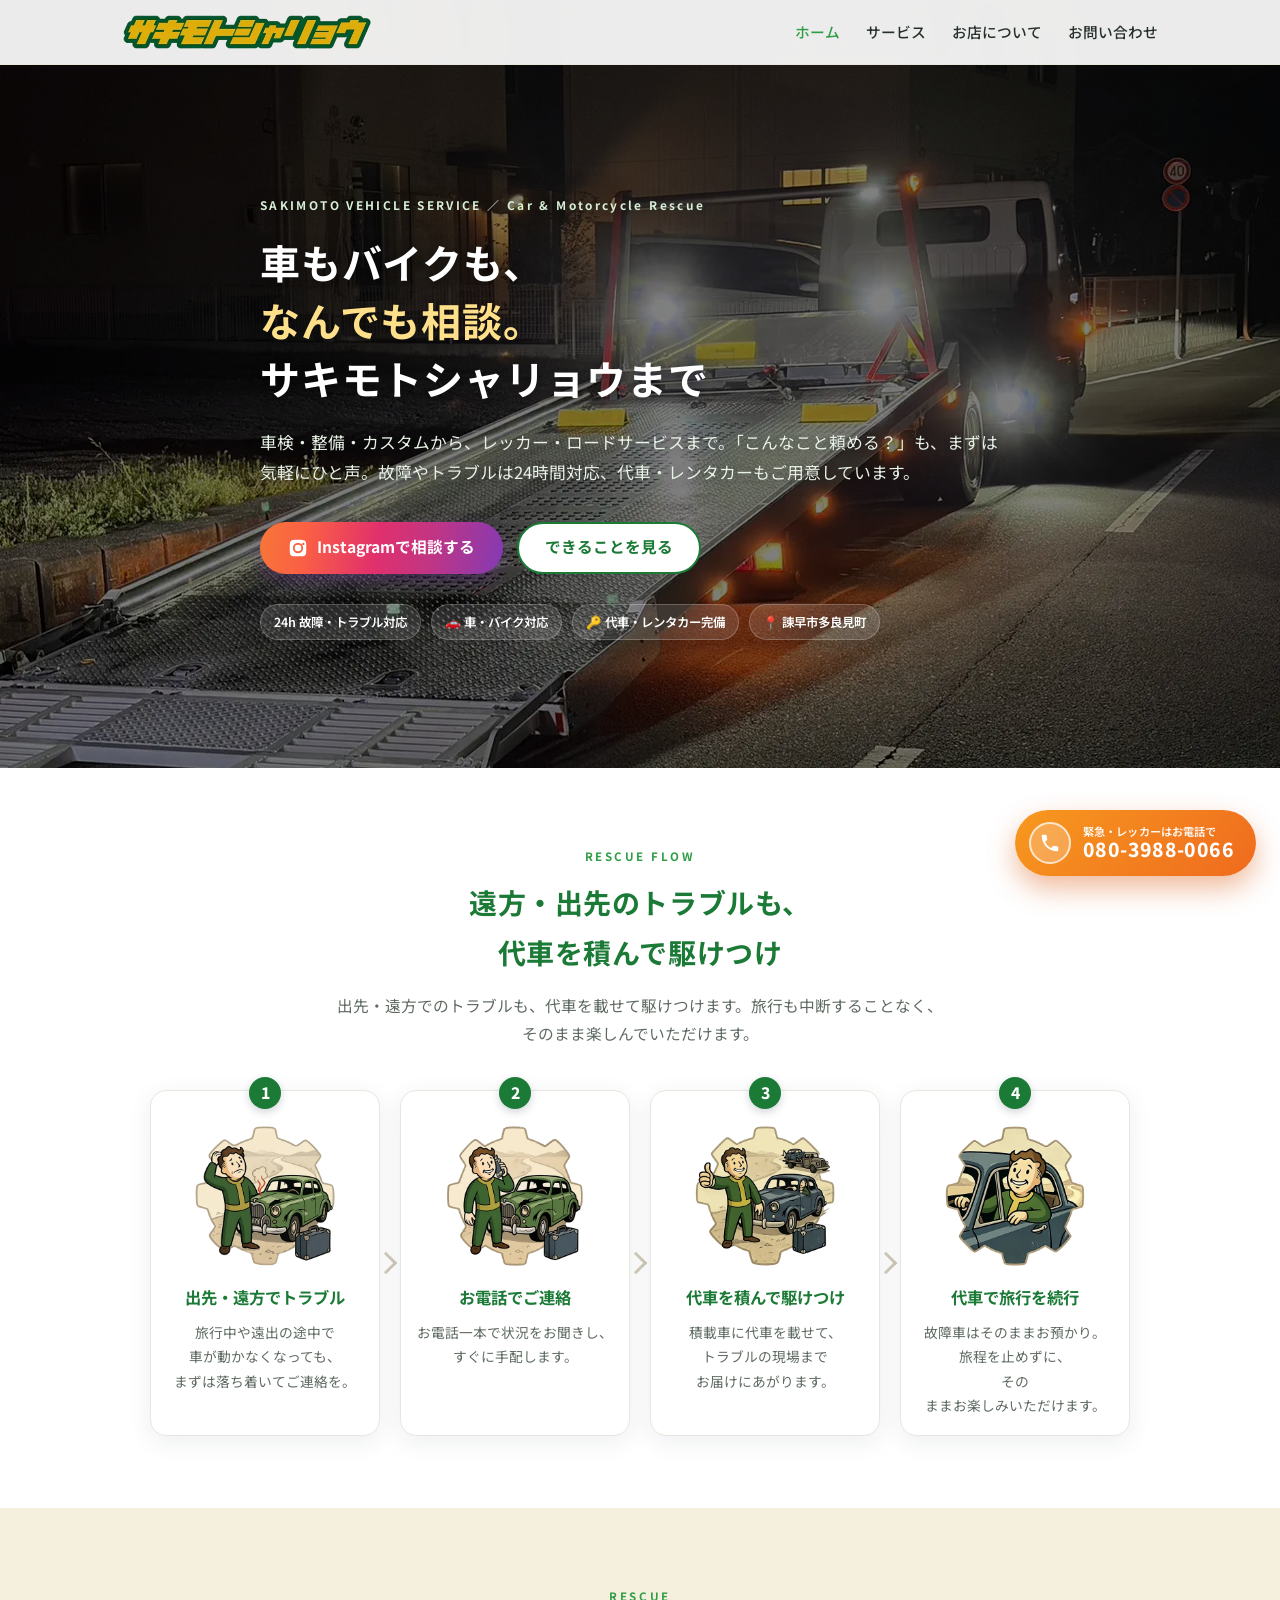
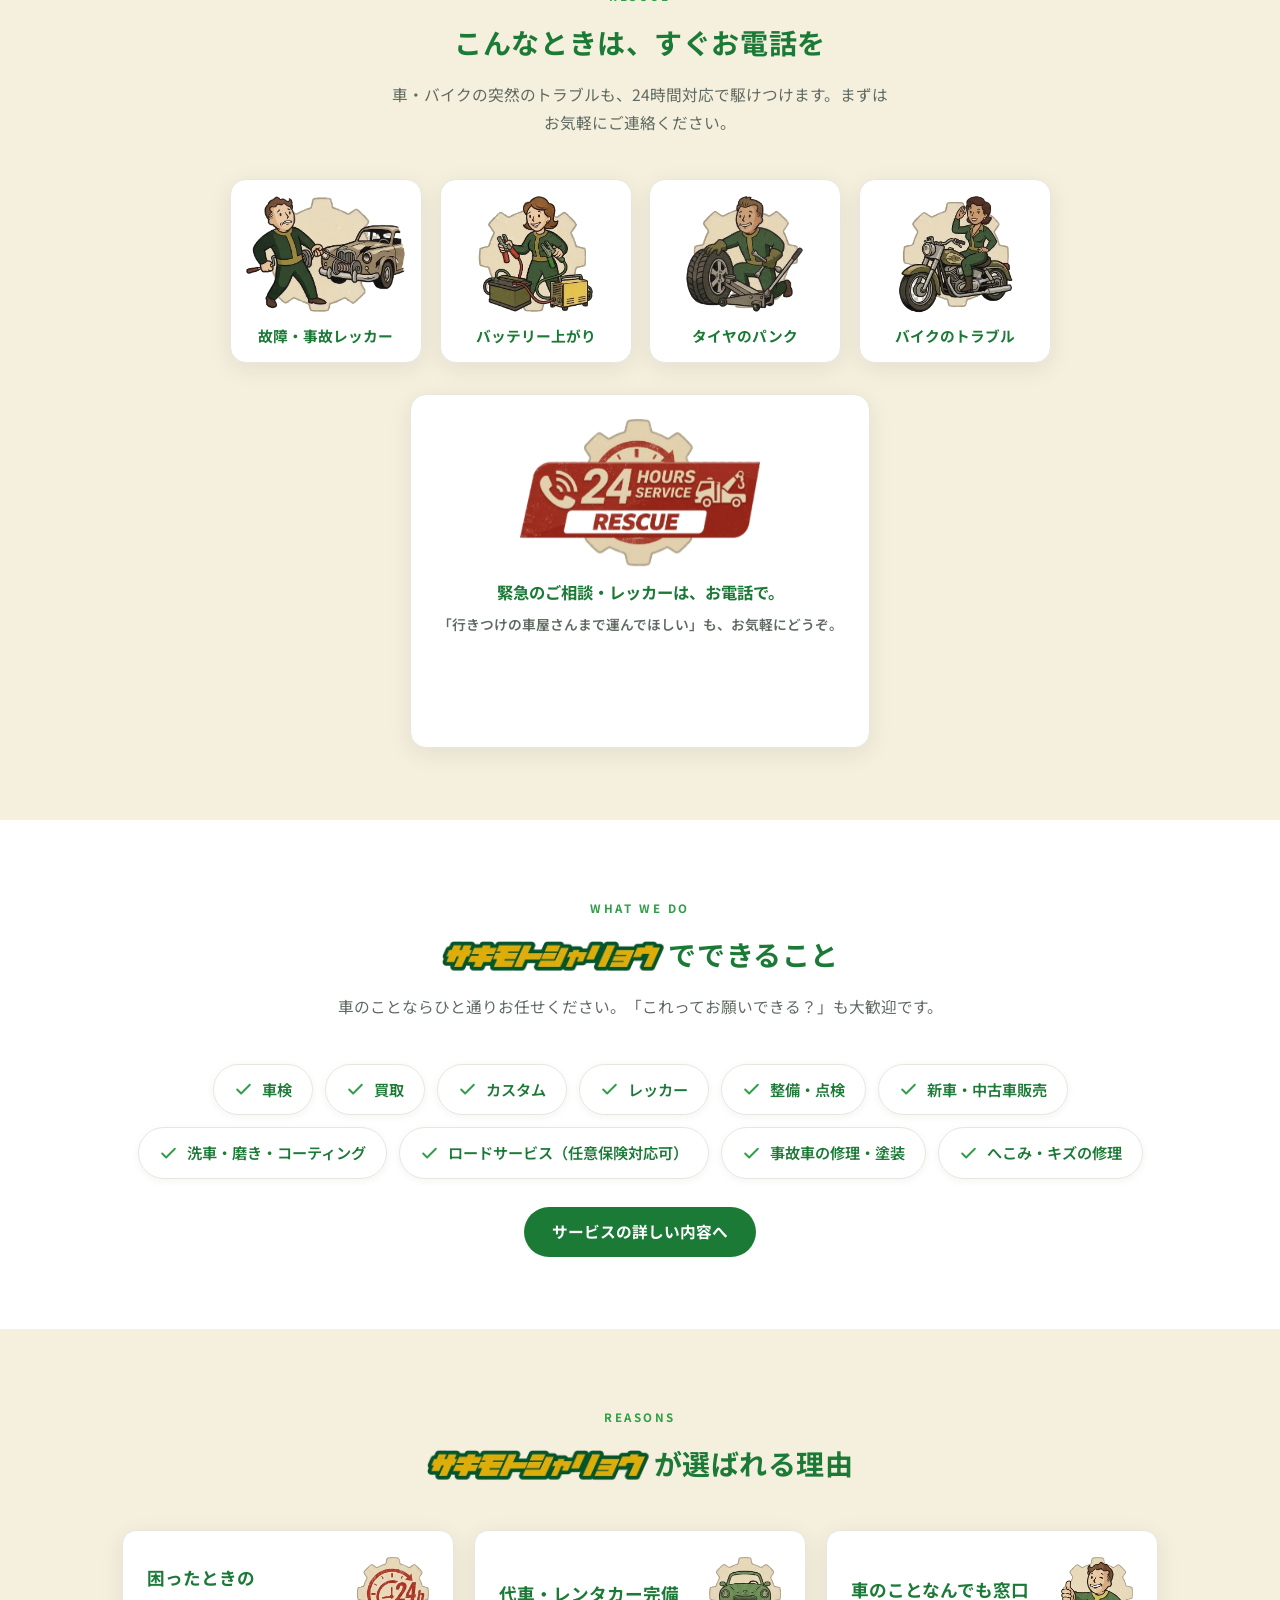
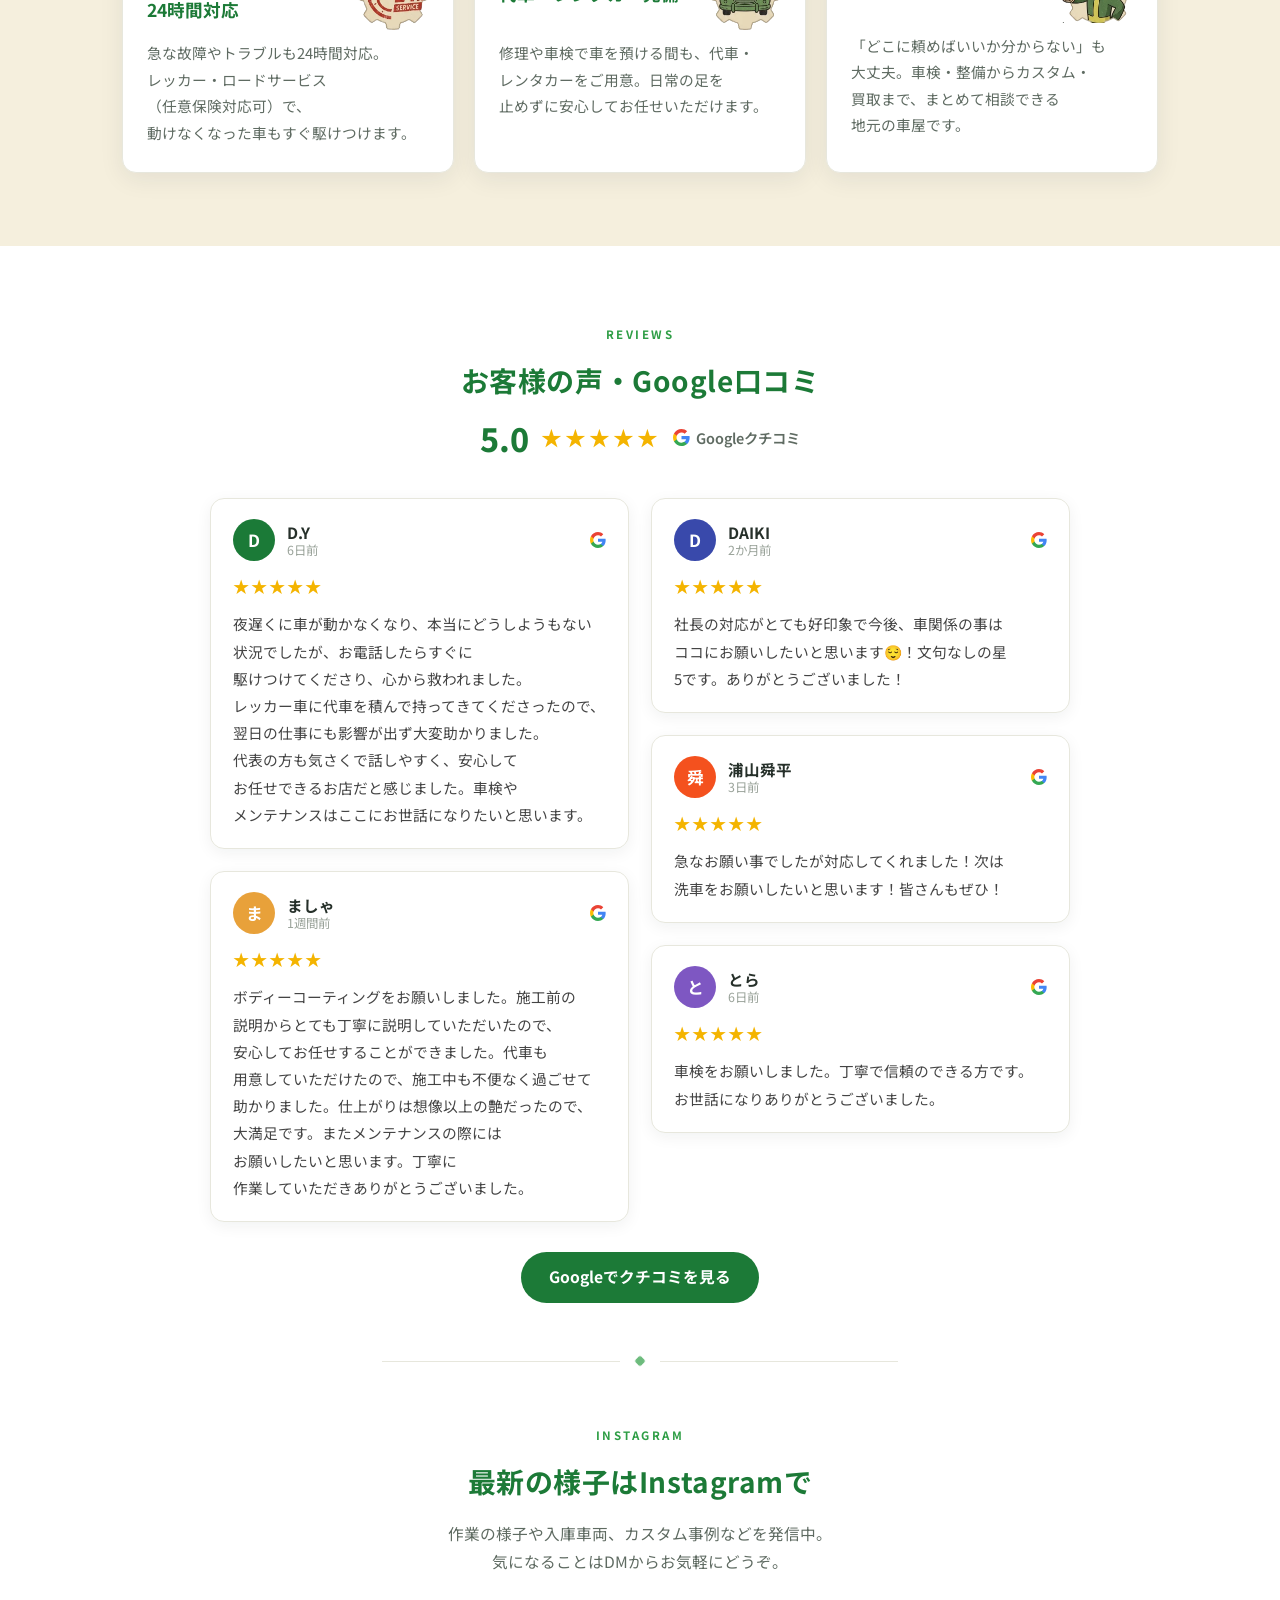
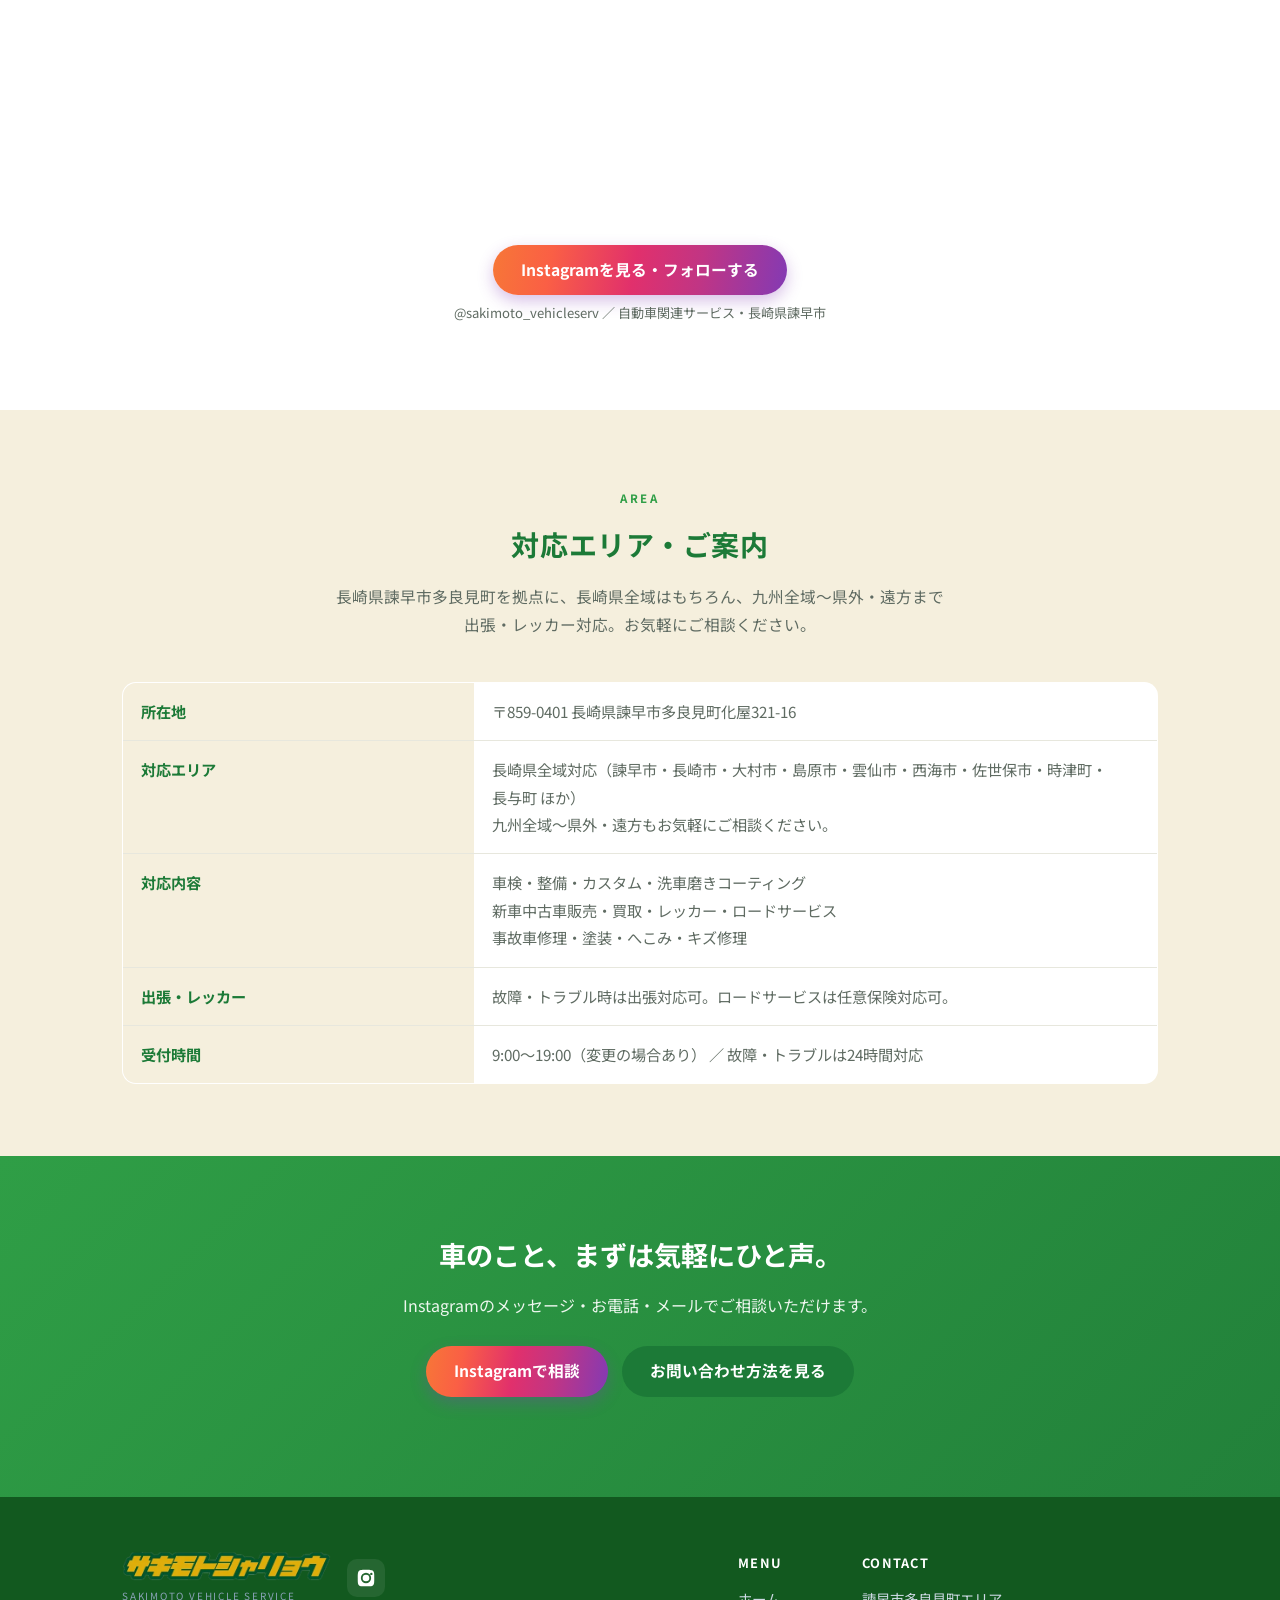
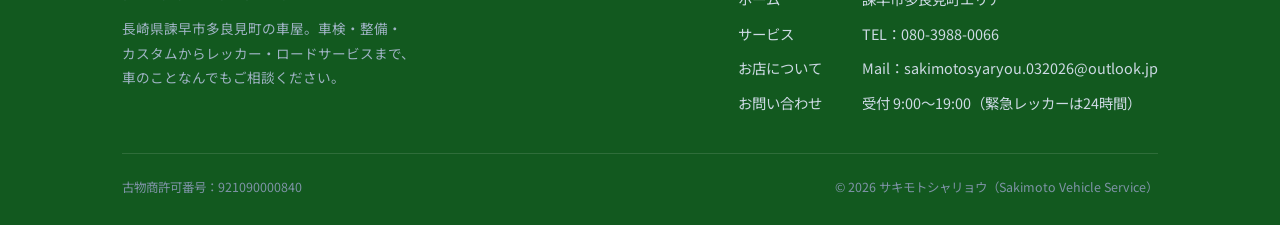
<file: index.html>
<!DOCTYPE html>
<html lang="ja" class="hero-photo">
<head>
<meta charset="UTF-8">
<meta name="viewport" content="width=device-width, initial-scale=1.0">
<title>サキモトシャリョウ｜長崎県諫早市の車屋（車検・整備・カスタム・ロードサービス）</title>
<meta name="description" content="長崎県諫早市多良見町の車屋「サキモトシャリョウ」。車検・整備・カスタム・洗車磨きコーティング・新車中古車販売・買取・レッカー・ロードサービス・事故車修理塗装・へこみキズ修理まで。出張・レッカーは長崎県全域（諫早市・長崎市・大村市・島原市・雲仙市・西海市・佐世保市ほか）〜九州・遠方も対応。故障・トラブル24時間対応、代車・レンタカー完備。">
<link rel="canonical" href="https://sakimoto-vehicle-serv.com/">
<link rel="icon" href="favicon.svg" type="image/svg+xml">
<link rel="apple-touch-icon" href="apple-touch-icon.png">
<meta property="og:type" content="website">
<meta property="og:url" content="https://sakimoto-vehicle-serv.com/">
<meta property="og:site_name" content="サキモトシャリョウ">
<meta property="og:title" content="サキモトシャリョウ｜長崎県諫早市の車屋">
<meta property="og:description" content="車検・整備・カスタムからレッカー・ロードサービスまで。故障・トラブル24時間対応、代車完備。長崎県諫早市の車屋です。">
<meta property="og:image" content="https://sakimoto-vehicle-serv.com/og-image.jpg">
<meta name="twitter:card" content="summary_large_image">
<link rel="preconnect" href="https://fonts.googleapis.com">
<link rel="preconnect" href="https://fonts.gstatic.com" crossorigin>
<link href="https://fonts.googleapis.com/css2?family=Noto+Sans+JP:wght@400;700;800&display=swap" rel="stylesheet">
<link rel="stylesheet" href="style.css">
<!-- スマホの初期表示を速く: ヒーロー縦写真を先読み -->
<link rel="preload" as="image" href="heroM.webp" media="(max-width:840px)">
<script>document.documentElement.classList.add('has-reveal')</script>
<script>try{if(sessionStorage.getItem('pl-nav')==='1')document.documentElement.classList.add('pl-arriving')}catch(e){}</script>
<style>#page-loader{position:fixed;inset:0;z-index:10000;opacity:0;visibility:hidden}</style>
<!-- アクセス解析: Cloudflare Web Analytics（公開後にトークンを差し込み）
<script defer src="https://static.cloudflareinsights.com/beacon.min.js" data-cf-beacon='{"token": "ここにトークン"}'></script>
-->
</head>
<body>

<!-- ヒーロー背景: 写真スライドショー（背面固定・暗フィルター） -->
<div class="hero-bg" aria-hidden="true">
  <div class="hero-slide" data-img="hero1.webp"></div>
  <div class="hero-slide" data-img="hero2.webp"></div>
  <div class="hero-slide" data-img="hero3.webp"></div>
  <div class="hero-slide" data-img="hero4.webp"></div>
  <div class="hero-bg-mask"></div>
</div>

<div id="page-loader" aria-hidden="true">
  <img class="pl-logo" src="logo-text.webp" alt="">
  <img class="pl-truck" src="truck.webp" alt="" width="1073" height="279" fetchpriority="high">
</div>

<header class="site-header">
  <div class="container header-inner">
    <a class="brand" href="index.html">
      <img class="brand-logo" src="logo.webp" alt="サキモトシャリョウ｜Car &amp; Motorcycle Rescue" width="210" height="35">
    </a>
    <button class="nav-toggle" aria-label="メニューを開く" aria-expanded="false" onclick="this.nextElementSibling.classList.toggle('open');var e=this.getAttribute('aria-expanded')==='true';this.setAttribute('aria-expanded',!e)">
      <span></span><span></span><span></span>
    </button>
    <nav class="nav" id="nav">
      <a href="index.html" class="is-active">ホーム</a>
      <a href="service.html">サービス</a>
      <a href="about.html">お店について</a>
      <a href="contact.html">お問い合わせ</a>
    </nav>
  </div>
</header>

<!-- ============ ヒーロー ============ -->
<section class="hero">
  <div class="container hero-inner">
    <span class="ey reveal rd1">SAKIMOTO VEHICLE SERVICE ／ Car &amp; Motorcycle Rescue</span>
    <h1 class="reveal rd2">車もバイクも、<br><span class="hl">なんでも相談。</span><br>サキモトシャリョウまで</h1>
    <p class="lead reveal rd3">車検・整備・カスタムから、レッカー・ロードサービスまで。「こんなこと頼める？」も、まずは気軽にひと声。故障やトラブルは24時間対応、代車・レンタカーもご用意しています。</p>
    <div class="hero-actions">
      <a class="btn btn-ig" href="https://www.instagram.com/sakimoto_vehicleserv/" target="_blank" rel="noopener">
        <svg class="ic" viewBox="0 0 24 24" fill="currentColor" aria-hidden="true"><path d="M12 2.2c3.2 0 3.6 0 4.9.1 1.2.1 1.8.3 2.2.4.6.2 1 .5 1.4.9.4.4.7.8.9 1.4.2.5.4 1.1.4 2.2.1 1.3.1 1.7.1 4.9s0 3.6-.1 4.9c-.1 1.2-.3 1.8-.4 2.2-.2.6-.5 1-.9 1.4-.4.4-.8.7-1.4.9-.5.2-1.1.4-2.2.4-1.3.1-1.7.1-4.9.1s-3.6 0-4.9-.1c-1.2-.1-1.8-.3-2.2-.4-.6-.2-1-.5-1.4-.9-.4-.4-.7-.8-.9-1.4-.2-.5-.4-1.1-.4-2.2-.1-1.3-.1-1.7-.1-4.9s0-3.6.1-4.9c.1-1.2.3-1.8.4-2.2.2-.6.5-1 .9-1.4.4-.4.8-.7 1.4-.9.5-.2 1.1-.4 2.2-.4C8.4 2.2 8.8 2.2 12 2.2zm0 3.6a6.2 6.2 0 1 0 0 12.4 6.2 6.2 0 0 0 0-12.4zm0 10.2a4 4 0 1 1 0-8 4 4 0 0 1 0 8zM18.4 5.6a1.4 1.4 0 1 0 0 2.9 1.4 1.4 0 0 0 0-2.9z"/></svg>
        Instagramで相談する
      </a>
      <a class="btn btn-ghost" href="service.html">できることを見る</a>
    </div>
    <div class="hero-badges reveal rd4">
      <span>24h 故障・トラブル対応</span>
      <span>🚗 車・バイク対応</span>
      <span>🔑 代車・レンタカー完備</span>
      <span>📍 諫早市多良見町</span>
    </div>
  </div>
</section>

<!-- ヒーロー以下は不透明ラッパーで覆い、背面の写真をヒーローだけに見せる -->
<div class="below-hero">

<!-- ============ 出張・代車積載レスキューの流れ ============ -->
<section class="flow-sec">
  <div class="container">
    <div class="section-head reveal">
      <span class="ey">Rescue Flow</span>
      <h2>遠方・出先のトラブルも、<br class="sp-br">代車を積んで駆けつけ</h2>
      <p><span class="nb">出先・遠方でのトラブルも、</span><span class="nb">代車を載せて駆けつけます。</span><span class="nb">旅行も中断することなく、</span><span class="nb">そのまま楽しんでいただけます。</span></p>
    </div>
    <ol class="flow-grid">
      <li class="flow-step reveal rev-rise">
        <span class="flow-num">1</span>
        <div class="flow-img"><img src="flow1.webp" alt="出先・遠方で車のトラブルが発生" width="320" height="320" loading="lazy"></div>
        <h3>出先・遠方でトラブル</h3>
        <p><span class="nb">旅行中や遠出の途中で</span><span class="nb">車が動かなくなっても、</span><span class="nb">まずは落ち着いてご連絡を。</span></p>
      </li>
      <li class="flow-step reveal rev-rise">
        <span class="flow-num">2</span>
        <div class="flow-img"><img src="flow2.webp" alt="電話一本でご連絡" width="320" height="320" loading="lazy"></div>
        <h3>お電話でご連絡</h3>
        <p><span class="nb">お電話一本で状況をお聞きし、</span><span class="nb">すぐに手配します。</span></p>
      </li>
      <li class="flow-step reveal rev-rise">
        <span class="flow-num">3</span>
        <div class="flow-img"><img src="flow3.webp" alt="代車を積んで現地へ駆けつけ" width="320" height="320" loading="lazy"></div>
        <h3>代車を積んで駆けつけ</h3>
        <p><span class="nb">積載車に代車を載せて、</span><span class="nb">トラブルの現場まで</span><span class="nb">お届けにあがります。</span></p>
      </li>
      <li class="flow-step reveal rev-rise">
        <span class="flow-num">4</span>
        <div class="flow-img"><img src="flow4.webp" alt="代車に乗り換えて旅行を続行" width="320" height="320" loading="lazy"></div>
        <h3>代車で旅行を続行</h3>
        <p><span class="nb">故障車はそのままお預かり。</span><span class="nb">旅程を止めずに、</span><span class="nb">そのままお楽しみいただけます。</span></p>
      </li>
    </ol>
  </div>
</section>

<!-- ============ レスキュー/トラブル対応 ============ -->
<section class="bg-soft rescue-sec">
  <div class="container">
    <div class="section-head reveal">
      <span class="ey">Rescue</span>
      <h2>こんなときは、すぐお電話を</h2>
      <p>車・バイクの突然のトラブルも、24時間対応で駆けつけます。まずはお気軽にご連絡ください。</p>
    </div>
    <div class="rescue-grid">
      <div class="rescue-item reveal rev-zoom"><img src="tow_car.webp" alt="故障・事故レッカー" width="88" height="88" loading="lazy"><span>故障・事故レッカー</span></div>
      <div class="rescue-item reveal rev-zoom"><img src="battery.webp" alt="バッテリー上がり" width="88" height="88" loading="lazy"><span>バッテリー上がり</span></div>
      <div class="rescue-item reveal rev-zoom"><img src="tire.webp" alt="タイヤのパンク" width="88" height="88" loading="lazy"><span>タイヤのパンク</span></div>
      <div class="rescue-item reveal rev-zoom"><img src="tow_bike.webp" alt="バイクのトラブル" width="88" height="88" loading="lazy"><span>バイクのトラブル</span></div>
    </div>
    <div class="rescue-cta">
      <img class="rescue-badge reveal rev-roll" src="rescue-badge.webp" alt="24時間レスキュー対応" width="1215" height="745" loading="lazy">
      <p class="rescue-cta-lead">緊急のご相談・レッカーは、お電話で。</p>
      <p class="rescue-cta-note">「行きつけの車屋さんまで運んでほしい」も、お気軽にどうぞ。</p>
      <a id="rescue-call" class="phone-cta" href="tel:080-3988-0066" aria-label="電話でお問い合わせ 080-3988-0066">
        <span class="phone-fab-ic"><svg viewBox="0 0 24 24" fill="currentColor" aria-hidden="true"><path d="M6.6 10.8c1.4 2.8 3.8 5.2 6.6 6.6l2.2-2.2c.3-.3.7-.4 1-.2 1.1.4 2.3.6 3.6.6.6 0 1 .4 1 1V20c0 .6-.4 1-1 1C10.6 21 3 13.4 3 4c0-.6.4-1 1-1h3.4c.6 0 1 .4 1 1 0 1.2.2 2.4.6 3.6.1.4 0 .8-.3 1z"/></svg></span>
        <span class="phone-fab-txt"><small>緊急・レッカーはお電話で</small><b>080-3988-0066</b></span>
      </a>
    </div>
  </div>
</section>

<!-- ============ できることダイジェスト ============ -->
<section>
  <div class="container">
    <div class="section-head reveal">
      <span class="ey">What we do</span>
      <h2><img class="h2-logo reveal rev-l rd2" src="logo.webp" alt="サキモトシャリョウ">でできること</h2>
      <p><span class="nb">車のことならひと通りお任せください。</span><span class="nb">「これってお願いできる？」も大歓迎です。</span></p>
    </div>
    <ul class="service-list reveal">
      <li><svg viewBox="0 0 24 24" fill="none" stroke="currentColor" stroke-width="2.4" stroke-linecap="round" stroke-linejoin="round"><path d="M20 6 9 17l-5-5"/></svg>車検</li>
      <li><svg viewBox="0 0 24 24" fill="none" stroke="currentColor" stroke-width="2.4" stroke-linecap="round" stroke-linejoin="round"><path d="M20 6 9 17l-5-5"/></svg>買取</li>
      <li><svg viewBox="0 0 24 24" fill="none" stroke="currentColor" stroke-width="2.4" stroke-linecap="round" stroke-linejoin="round"><path d="M20 6 9 17l-5-5"/></svg>カスタム</li>
      <li><svg viewBox="0 0 24 24" fill="none" stroke="currentColor" stroke-width="2.4" stroke-linecap="round" stroke-linejoin="round"><path d="M20 6 9 17l-5-5"/></svg>レッカー</li>
      <li><svg viewBox="0 0 24 24" fill="none" stroke="currentColor" stroke-width="2.4" stroke-linecap="round" stroke-linejoin="round"><path d="M20 6 9 17l-5-5"/></svg>整備・点検</li>
      <li><svg viewBox="0 0 24 24" fill="none" stroke="currentColor" stroke-width="2.4" stroke-linecap="round" stroke-linejoin="round"><path d="M20 6 9 17l-5-5"/></svg>新車・中古車販売</li>
      <li><svg viewBox="0 0 24 24" fill="none" stroke="currentColor" stroke-width="2.4" stroke-linecap="round" stroke-linejoin="round"><path d="M20 6 9 17l-5-5"/></svg>洗車・磨き・コーティング</li>
      <li><svg viewBox="0 0 24 24" fill="none" stroke="currentColor" stroke-width="2.4" stroke-linecap="round" stroke-linejoin="round"><path d="M20 6 9 17l-5-5"/></svg>ロードサービス（任意保険対応可）</li>
      <li><svg viewBox="0 0 24 24" fill="none" stroke="currentColor" stroke-width="2.4" stroke-linecap="round" stroke-linejoin="round"><path d="M20 6 9 17l-5-5"/></svg>事故車の修理・塗装</li>
      <li><svg viewBox="0 0 24 24" fill="none" stroke="currentColor" stroke-width="2.4" stroke-linecap="round" stroke-linejoin="round"><path d="M20 6 9 17l-5-5"/></svg>へこみ・キズの修理</li>
    </ul>
    <div style="text-align:center;margin-top:28px">
      <a class="btn btn-navy" href="service.html">サービスの詳しい内容へ</a>
    </div>
  </div>
</section>

<!-- ============ 選ばれる理由 ============ -->
<section class="bg-soft">
  <div class="container">
    <div class="section-head reveal">
      <span class="ey">Reasons</span>
      <h2><img class="h2-logo reveal rev-l rd2" src="logo.webp" alt="サキモトシャリョウ">が選ばれる理由</h2>
    </div>
    <div class="grid grid-3">
      <div class="card reveal rev-zoom">
        <h3>困ったときの24時間対応<img class="card-icon" src="badge24h.webp" alt="" width="44" height="44"></h3>
        <p>急な故障やトラブルも24時間対応。レッカー・ロードサービス（任意保険対応可）で、動けなくなった車もすぐ駆けつけます。</p>
      </div>
      <div class="card reveal rev-zoom">
        <h3>代車・レンタカー完備<img class="card-icon" src="car.webp" alt="" width="44" height="44"></h3>
        <p>修理や車検で車を預ける間も、代車・レンタカーをご用意。日常の足を止めずに安心してお任せいただけます。</p>
      </div>
      <div class="card reveal rev-zoom">
        <h3>車のことなんでも窓口<img class="card-icon" src="staff.webp" alt="" width="44" height="44"></h3>
        <p>「どこに頼めばいいか分からない」も大丈夫。車検・整備からカスタム・買取まで、まとめて相談できる地元の車屋です。</p>
      </div>
    </div>
  </div>
</section>

<!-- ============ お客様の声 / Google口コミ ============ -->
<section class="reviews-sec">
  <div class="container">
    <div class="section-head reveal">
      <span class="ey">Reviews</span>
      <h2>お客様の声・Google口コミ</h2>
      <div class="rv-summary">
        <span class="rv-score">5.0</span>
        <span class="rv-stars-top" aria-label="5つ星評価">★★★★★</span>
        <span class="rv-count">
          <svg class="g-ic" viewBox="0 0 24 24" width="17" height="17" aria-hidden="true"><path fill="#4285F4" d="M23.5 12.3c0-.8-.1-1.6-.2-2.3H12v4.5h6.5c-.3 1.5-1.1 2.7-2.4 3.6v3h3.9c2.3-2.1 3.5-5.2 3.5-8.8z"/><path fill="#34A853" d="M12 24c3.2 0 5.9-1.1 7.9-2.9l-3.9-3c-1.1.7-2.5 1.2-4 1.2-3.1 0-5.7-2.1-6.6-4.9H1.4v3.1C3.4 21.3 7.4 24 12 24z"/><path fill="#FBBC05" d="M5.4 14.4c-.2-.7-.4-1.4-.4-2.4s.1-1.6.4-2.4V6.5H1.4C.5 8.2 0 10 0 12s.5 3.8 1.4 5.5l4-3.1z"/><path fill="#EA4335" d="M12 4.8c1.8 0 3.3.6 4.5 1.8l3.4-3.4C17.9 1.2 15.2 0 12 0 7.4 0 3.4 2.7 1.4 6.5l4 3.1C6.3 6.8 8.9 4.8 12 4.8z"/></svg>
          Googleクチコミ
        </span>
      </div>
    </div>
    <div class="reviews-grid" id="reviews"></div>
    <div style="text-align:center;margin-top:30px">
      <a class="btn btn-navy" href="https://maps.google.com/?cid=6592741621840236127" target="_blank" rel="noopener">Googleでクチコミを見る</a>
    </div>
  </div>
</section>

<!-- セクション区切り -->
<div class="sec-divide" aria-hidden="true"><span class="dot"></span></div>

<!-- ============ Instagram ============ -->
<section>
  <div class="container ig-section" style="text-align:center">
    <div class="section-head reveal">
      <span class="ey">Instagram</span>
      <h2>最新の様子はInstagramで</h2>
      <p><span class="nb">作業の様子や入庫車両、</span><span class="nb">カスタム事例などを発信中。</span><span class="nb">気になることはDMからお気軽にどうぞ。</span></p>
    </div>
    <!-- Instagram最新投稿: Behold ウィジェットで自動更新 -->
    <div class="ig-feed reveal">
      <behold-widget feed-id="UDHxPAhBlFOzrx3tqiXS"></behold-widget>
    </div>
    <a class="btn btn-ig" href="https://www.instagram.com/sakimoto_vehicleserv/" target="_blank" rel="noopener">Instagramを見る・フォローする</a>
    <p class="ig-note">@sakimoto_vehicleserv ／ 自動車関連サービス・長崎県諫早市</p>
  </div>
</section>

<!-- ============ エリア ============ -->
<section class="bg-soft">
  <div class="container">
    <div class="section-head reveal">
      <span class="ey">Area</span>
      <h2>対応エリア・ご案内</h2>
      <p><span class="nb">長崎県諫早市多良見町を拠点に、</span><span class="nb">長崎県全域はもちろん、</span><span class="nb">九州全域〜県外・遠方まで</span><span class="nb">出張・レッカー対応。</span><span class="nb">お気軽にご相談ください。</span></p>
    </div>
    <table class="spec reveal">
      <tr><th>所在地</th><td><span class="nb">〒859-0401</span> <span class="nb">長崎県諫早市多良見町化屋321-16</span></td></tr>
      <tr><th>対応エリア</th><td><span class="nb">長崎県全域対応</span>（<span class="nb">諫早市</span>・<span class="nb">長崎市</span>・<span class="nb">大村市</span>・<span class="nb">島原市</span>・<span class="nb">雲仙市</span>・<span class="nb">西海市</span>・<span class="nb">佐世保市</span>・<span class="nb">時津町</span>・<span class="nb">長与町</span> ほか）<br><span class="nb">九州全域〜県外・遠方も</span><span class="nb">お気軽にご相談ください。</span></td></tr>
      <tr><th>対応内容</th><td><span class="nb">車検</span>・<span class="nb">整備</span>・<span class="nb">カスタム</span>・<span class="nb">洗車磨きコーティング</span><br><span class="nb">新車中古車販売</span>・<span class="nb">買取</span>・<span class="nb">レッカー</span>・<span class="nb">ロードサービス</span><br><span class="nb">事故車修理・塗装</span>・<span class="nb">へこみ・キズ修理</span></td></tr>
      <tr><th>出張・レッカー</th><td><span class="nb">故障・トラブル時は出張対応可。</span><span class="nb">ロードサービスは任意保険対応可。</span></td></tr>
      <tr><th>受付時間</th><td><span class="nb">9:00〜19:00（変更の場合あり）</span> ／ <span class="nb">故障・トラブルは24時間対応</span></td></tr>
    </table>
  </div>
</section>

<!-- ============ CTA ============ -->
<section class="cta-band reveal">
  <div class="container">
    <h2>車のこと、まずは気軽にひと声。</h2>
    <p><span class="nb">Instagramのメッセージ・</span><span class="nb">お電話・メールで</span><span class="nb">ご相談いただけます。</span></p>
    <div class="hero-actions">
      <a class="btn btn-ig" href="https://www.instagram.com/sakimoto_vehicleserv/" target="_blank" rel="noopener">Instagramで相談</a>
      <a class="btn btn-navy" href="contact.html">お問い合わせ方法を見る</a>
    </div>
  </div>
</section>

<!-- ============ フッター ============ -->
<footer class="site-footer">
  <div class="container">
    <div class="footer-top">
      <div class="footer-brand">
        <div class="fb-head">
          <div>
            <img class="footer-logo" src="logo.webp" alt="サキモトシャリョウ" width="200" height="29">
            <div class="brand-en">Sakimoto Vehicle Service</div>
          </div>
          <div class="footer-social">
          <a href="https://www.instagram.com/sakimoto_vehicleserv/" target="_blank" rel="noopener" aria-label="Instagram">
            <svg viewBox="0 0 24 24" fill="currentColor" aria-hidden="true"><path d="M12 2.2c3.2 0 3.6 0 4.9.1 1.2.1 1.8.3 2.2.4.6.2 1 .5 1.4.9.4.4.7.8.9 1.4.2.5.4 1.1.4 2.2.1 1.3.1 1.7.1 4.9s0 3.6-.1 4.9c-.1 1.2-.3 1.8-.4 2.2-.2.6-.5 1-.9 1.4-.4.4-.8.7-1.4.9-.5.2-1.1.4-2.2.4-1.3.1-1.7.1-4.9.1s-3.6 0-4.9-.1c-1.2-.1-1.8-.3-2.2-.4-.6-.2-1-.5-1.4-.9-.4-.4-.7-.8-.9-1.4-.2-.5-.4-1.1-.4-2.2-.1-1.3-.1-1.7-.1-4.9s0-3.6.1-4.9c.1-1.2.3-1.8.4-2.2.2-.6.5-1 .9-1.4.4-.4.8-.7 1.4-.9.5-.2 1.1-.4 2.2-.4C8.4 2.2 8.8 2.2 12 2.2zm0 3.6a6.2 6.2 0 1 0 0 12.4 6.2 6.2 0 0 0 0-12.4zm0 10.2a4 4 0 1 1 0-8 4 4 0 0 1 0 8zM18.4 5.6a1.4 1.4 0 1 0 0 2.9 1.4 1.4 0 0 0 0-2.9z"/></svg>
          </a>
        </div>
        </div>
        <p>長崎県諫早市多良見町の車屋。車検・整備・カスタムからレッカー・ロードサービスまで、車のことなんでもご相談ください。</p>
      </div>
      <div class="footer-nav">
        <div>
          <h4>MENU</h4>
          <ul>
            <li><a href="index.html">ホーム</a></li>
            <li><a href="service.html">サービス</a></li>
            <li><a href="about.html">お店について</a></li>
            <li><a href="contact.html">お問い合わせ</a></li>
          </ul>
        </div>
        <div>
          <h4>CONTACT</h4>
          <ul>
            <li>諫早市多良見町エリア</li>
            <li>TEL：080-3988-0066</li>
            <li>Mail：<a href="mailto:sakimotosyaryou.032026@outlook.jp"><span class="nb">sakimotosyaryou.032026@outlook.jp</span></a></li>
            <li>受付 9:00〜19:00（緊急レッカーは24時間）</li>
          </ul>
        </div>
      </div>
    </div>
    <div class="footer-bottom">
      <span>古物商許可番号：921090000840</span>
      <span>© 2026 サキモトシャリョウ（Sakimoto Vehicle Service）</span>
    </div>
  </div>
</footer>

</div><!-- /.below-hero -->

<!-- スマホ追従CTA -->
<div class="mobile-cta">
  <a class="m-tel" href="tel:080-3988-0066" aria-label="電話でお問い合わせ">
    <svg viewBox="0 0 24 24" fill="currentColor" aria-hidden="true"><path d="M6.6 10.8c1.4 2.8 3.8 5.2 6.6 6.6l2.2-2.2c.3-.3.7-.4 1-.2 1.1.4 2.3.6 3.6.6.6 0 1 .4 1 1V20c0 .6-.4 1-1 1C10.6 21 3 13.4 3 4c0-.6.4-1 1-1h3.4c.6 0 1 .4 1 1 0 1.2.2 2.4.6 3.6.1.4 0 .8-.3 1z"/></svg>電話する
  </a>
  <a class="m-ig" href="https://www.instagram.com/sakimoto_vehicleserv/" target="_blank" rel="noopener" aria-label="Instagramで問い合わせ">
    <svg viewBox="0 0 24 24" fill="currentColor" aria-hidden="true"><path d="M12 2.2c3.2 0 3.6 0 4.9.1 1.2.1 1.8.3 2.2.4.6.2 1 .5 1.4.9.4.4.7.8.9 1.4.2.5.4 1.1.4 2.2.1 1.3.1 1.7.1 4.9s0 3.6-.1 4.9c-.1 1.2-.3 1.8-.4 2.2-.2.6-.5 1-.9 1.4-.4.4-.8.7-1.4.9-.5.2-1.1.4-2.2.4-1.3.1-1.7.1-4.9.1s-3.6 0-4.9-.1c-1.2-.1-1.8-.3-2.2-.4-.6-.2-1-.5-1.4-.9-.4-.4-.7-.8-.9-1.4-.2-.5-.4-1.1-.4-2.2-.1-1.3-.1-1.7-.1-4.9s0-3.6.1-4.9c.1-1.2.3-1.8.4-2.2.2-.6.5-1 .9-1.4.4-.4.8-.7 1.4-.9.5-.2 1.1-.4 2.2-.4C8.4 2.2 8.8 2.2 12 2.2zm0 3.6a6.2 6.2 0 1 0 0 12.4 6.2 6.2 0 0 0 0-12.4zm0 10.2a4 4 0 1 1 0-8 4 4 0 0 1 0 8zM18.4 5.6a1.4 1.4 0 1 0 0 2.9 1.4 1.4 0 0 0 0-2.9z"/></svg>Instagram
  </a>
</div>

<!-- PC追従: 電話CTA（右下固定 → RESCUEの電話ボタンが見えたら収まる） -->
<a class="phone-fab" href="tel:080-3988-0066" aria-label="電話でお問い合わせ 080-3988-0066">
  <span class="phone-fab-ic"><svg viewBox="0 0 24 24" fill="currentColor" aria-hidden="true"><path d="M6.6 10.8c1.4 2.8 3.8 5.2 6.6 6.6l2.2-2.2c.3-.3.7-.4 1-.2 1.1.4 2.3.6 3.6.6.6 0 1 .4 1 1V20c0 .6-.4 1-1 1C10.6 21 3 13.4 3 4c0-.6.4-1 1-1h3.4c.6 0 1 .4 1 1 0 1.2.2 2.4.6 3.6.1.4 0 .8-.3 1z"/></svg></span>
  <span class="phone-fab-txt"><small>緊急・レッカーはお電話で</small><b>080-3988-0066</b></span>
</a>

<!-- 構造化データ: LocalBusiness (AutoRepair) -->
<script type="application/ld+json">
{
  "@context": "https://schema.org",
  "@type": "AutoRepair",
  "name": "サキモトシャリョウ",
  "alternateName": "Sakimoto Vehicle Service",
  "description": "長崎県諫早市の車屋。車検・整備・カスタム・洗車磨きコーティング・新車中古車販売・買取・レッカー・ロードサービス・事故車修理塗装・へこみキズ修理。故障・トラブル24時間対応、代車・レンタカー完備。",
  "url": "https://sakimoto-vehicle-serv.com/",
  "telephone": "+81-80-3988-0066",
  "email": "sakimotosyaryou.032026@outlook.jp",
  "image": "https://sakimoto-vehicle-serv.com/og-image.jpg",
  "priceRange": "¥¥",
  "areaServed": [
    { "@type": "AdministrativeArea", "name": "長崎県" },
    { "@type": "City", "name": "諫早市" },
    { "@type": "City", "name": "長崎市" },
    { "@type": "City", "name": "大村市" },
    { "@type": "City", "name": "島原市" },
    { "@type": "City", "name": "雲仙市" },
    { "@type": "City", "name": "西海市" },
    { "@type": "City", "name": "佐世保市" }
  ],
  "address": {
    "@type": "PostalAddress",
    "postalCode": "859-0401",
    "addressRegion": "長崎県",
    "addressLocality": "諫早市",
    "streetAddress": "多良見町化屋321-16",
    "addressCountry": "JP"
  },
  "openingHours": "Mo-Su 09:00-19:00",
  "sameAs": [ "https://www.instagram.com/sakimoto_vehicleserv/" ]
}
</script>

<script type="module" src="https://w.behold.so/widget.js"></script>
<!-- お客様の声: データを足すだけで増やせます（1件＝オブジェクト1個） -->
<script>
(function(){
  // ▼ ここに口コミを追加・編集（color=アバター色／initial=頭文字／rating=★の数）
  var REVIEWS = [
    { name:'D.Y', initial:'D', color:'#1b7a37', rating:5, date:'6日前',
      text:'夜遅くに車が動かなくなり、本当にどうしようもない状況でしたが、お電話したらすぐに駆けつけてくださり、心から救われました。レッカー車に代車を積んで持ってきてくださったので、翌日の仕事にも影響が出ず大変助かりました。\n代表の方も気さくで話しやすく、安心してお任せできるお店だと感じました。車検やメンテナンスはここにお世話になりたいと思います。' },
    { name:'ましゃ', initial:'ま', color:'#e8a13a', rating:5, date:'1週間前',
      text:'ボディーコーティングをお願いしました。施工前の説明からとても丁寧に説明していただいたので、安心してお任せすることができました。代車も用意していただけたので、施工中も不便なく過ごせて助かりました。仕上がりは想像以上の艶だったので、大満足です。またメンテナンスの際にはお願いしたいと思います。丁寧に作業していただきありがとうございました。' },
    { name:'DAIKI', initial:'D', color:'#3949ab', rating:5, date:'2か月前',
      text:'社長の対応がとても好印象で今後、車関係の事はココにお願いしたいと思います😌！文句なしの星5です。ありがとうございました！' },
    { name:'浦山舜平', initial:'舜', color:'#f4511e', rating:5, date:'3日前',
      text:'急なお願い事でしたが対応してくれました！次は洗車をお願いしたいと思います！皆さんもぜひ！' },
    { name:'とら', initial:'と', color:'#7e57c2', rating:5, date:'6日前',
      text:'車検をお願いしました。丁寧で信頼のできる方です。お世話になりありがとうございました。' }
  ];
  var GOOGLE_G = '<svg viewBox="0 0 24 24" width="16" height="16" aria-hidden="true"><path fill="#4285F4" d="M23.5 12.3c0-.8-.1-1.6-.2-2.3H12v4.5h6.5c-.3 1.5-1.1 2.7-2.4 3.6v3h3.9c2.3-2.1 3.5-5.2 3.5-8.8z"/><path fill="#34A853" d="M12 24c3.2 0 5.9-1.1 7.9-2.9l-3.9-3c-1.1.7-2.5 1.2-4 1.2-3.1 0-5.7-2.1-6.6-4.9H1.4v3.1C3.4 21.3 7.4 24 12 24z"/><path fill="#FBBC05" d="M5.4 14.4c-.2-.7-.4-1.4-.4-2.4s.1-1.6.4-2.4V6.5H1.4C.5 8.2 0 10 0 12s.5 3.8 1.4 5.5l4-3.1z"/><path fill="#EA4335" d="M12 4.8c1.8 0 3.3.6 4.5 1.8l3.4-3.4C17.9 1.2 15.2 0 12 0 7.4 0 3.4 2.7 1.4 6.5l4 3.1C6.3 6.8 8.9 4.8 12 4.8z"/></svg>';
  var box = document.getElementById('reviews');
  if (!box) return;
  REVIEWS.forEach(function(r, i){
    var card = document.createElement('article');
    card.className = 'rv-card reveal rev-zoom';
    card.style.transitionDelay = (0.06 * i).toFixed(2) + 's';

    var head = document.createElement('div'); head.className = 'rv-head';
    var av = document.createElement('span'); av.className = 'rv-avatar';
    av.style.background = r.color; av.textContent = r.initial;
    var meta = document.createElement('div'); meta.className = 'rv-meta';
    var nm = document.createElement('span'); nm.className = 'rv-name'; nm.textContent = r.name;
    var dt = document.createElement('span'); dt.className = 'rv-date'; dt.textContent = r.date;
    meta.appendChild(nm); meta.appendChild(dt);
    var g = document.createElement('span'); g.className = 'rv-g'; g.innerHTML = GOOGLE_G;
    head.appendChild(av); head.appendChild(meta); head.appendChild(g);

    var stars = document.createElement('div'); stars.className = 'rv-stars';
    stars.setAttribute('aria-label', r.rating + 'つ星');
    for (var s = 0; s < 5; s++){
      var st = document.createElement('span'); st.textContent = '★';
      if (s < r.rating) st.className = 'on';
      stars.appendChild(st);
    }

    var p = document.createElement('p'); p.className = 'rv-text';
    r.text.split('\n').forEach(function(line, idx){
      if (idx) p.appendChild(document.createElement('br'));
      p.appendChild(document.createTextNode(line));
    });

    card.appendChild(head); card.appendChild(stars); card.appendChild(p);
    box.appendChild(card);
  });
})();
</script>
<!-- PC追従 電話CTA: RESCUEの電話ボタンが画面に来たら収納（バコッと収まる） -->
<script>
(function(){
  var fab = document.querySelector('.phone-fab');
  var anchor = document.getElementById('rescue-call');
  if (!fab || !anchor || !('IntersectionObserver' in window)) return;
  anchor.classList.add('armed');        // 出現するまで隠しておく
  var io = new IntersectionObserver(function(entries){
    entries.forEach(function(e){
      if (e.isIntersecting){            // RESCUE位置に来た → 右下FABは隅へ吸い込み、ここにポンッと出現
        fab.classList.remove('is-entering');
        fab.classList.add('is-leaving');
        anchor.classList.remove('armed','pop');
        void anchor.offsetWidth;        // アニメ再生のためリフロー
        anchor.classList.add('pop');
      } else {                          // 通り過ぎた → ボタンは仕舞い直し、FABがボヨンッと跳ね戻る
        fab.classList.remove('is-leaving');
        fab.classList.add('is-entering');
        anchor.classList.remove('pop');
        anchor.classList.add('armed');
      }
    });
  }, { threshold: 0.55 });
  io.observe(anchor);
})();
</script>
<!-- ヒーロー背景スライドショー: 読み込み時ランダム → 約6秒ごとにクロスフェード -->
<script>
(function(){
  var slides = document.querySelectorAll('.hero-bg .hero-slide');
  if (!slides.length) return;
  // 画像は「表示する直前」に読み込む（初期は1枚目＋次の1枚だけ＝無駄な先読みを省く）
  function load(s){ if (s && !s.dataset.loaded){ s.style.setProperty('--img', "url('" + s.dataset.img + "')"); s.dataset.loaded = '1'; } }
  var i = Math.floor(Math.random() * slides.length);
  load(slides[i]);
  slides[i].classList.add('is-active');
  if (slides.length < 2) return;
  load(slides[(i + 1) % slides.length]);          // 次の1枚を先読み（クロスフェードを滑らかに）
  setInterval(function(){
    slides[i].classList.remove('is-active');
    i = (i + 1) % slides.length;
    slides[i].classList.add('is-active');
    load(slides[(i + 1) % slides.length]);        // 次に出す1枚を先読み
  }, 6000);
})();
</script>
<script src="reveal.js"></script>
<script src="transition.js"></script>
</body>
</html>
</file>
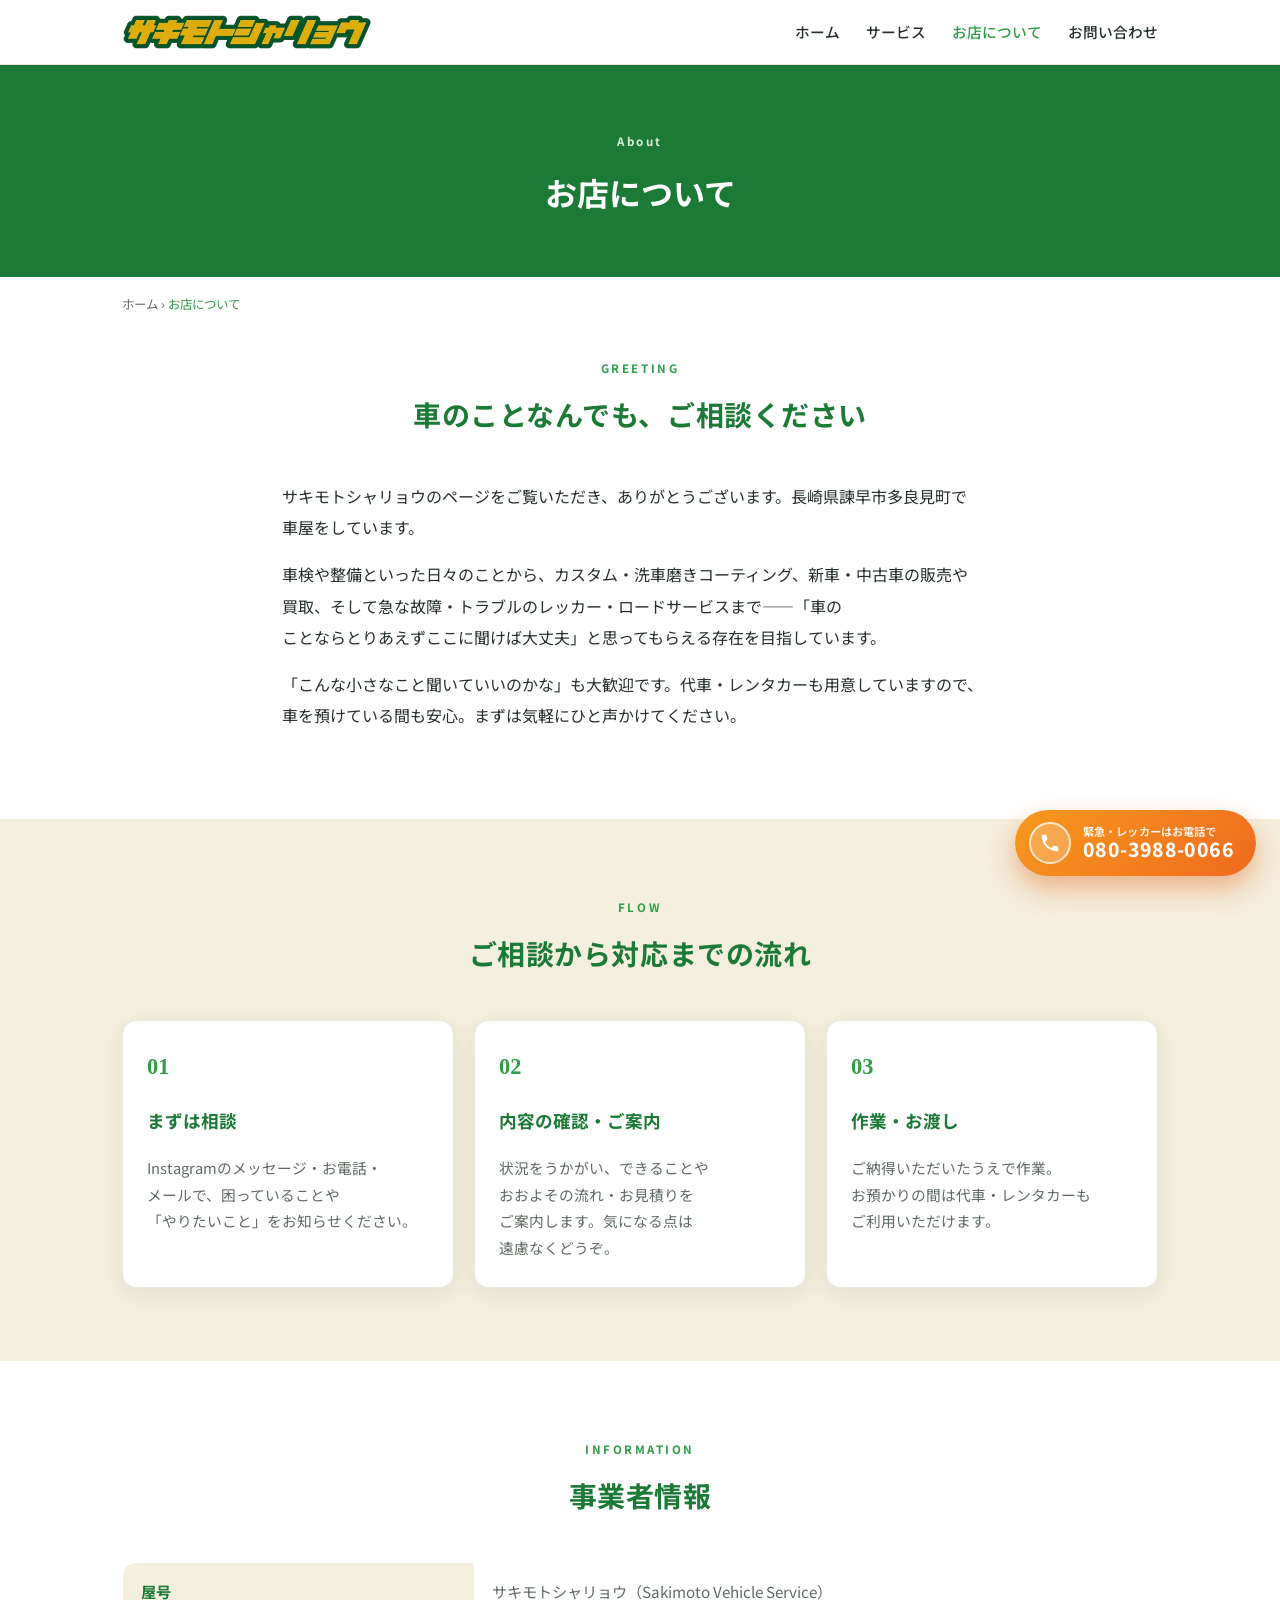
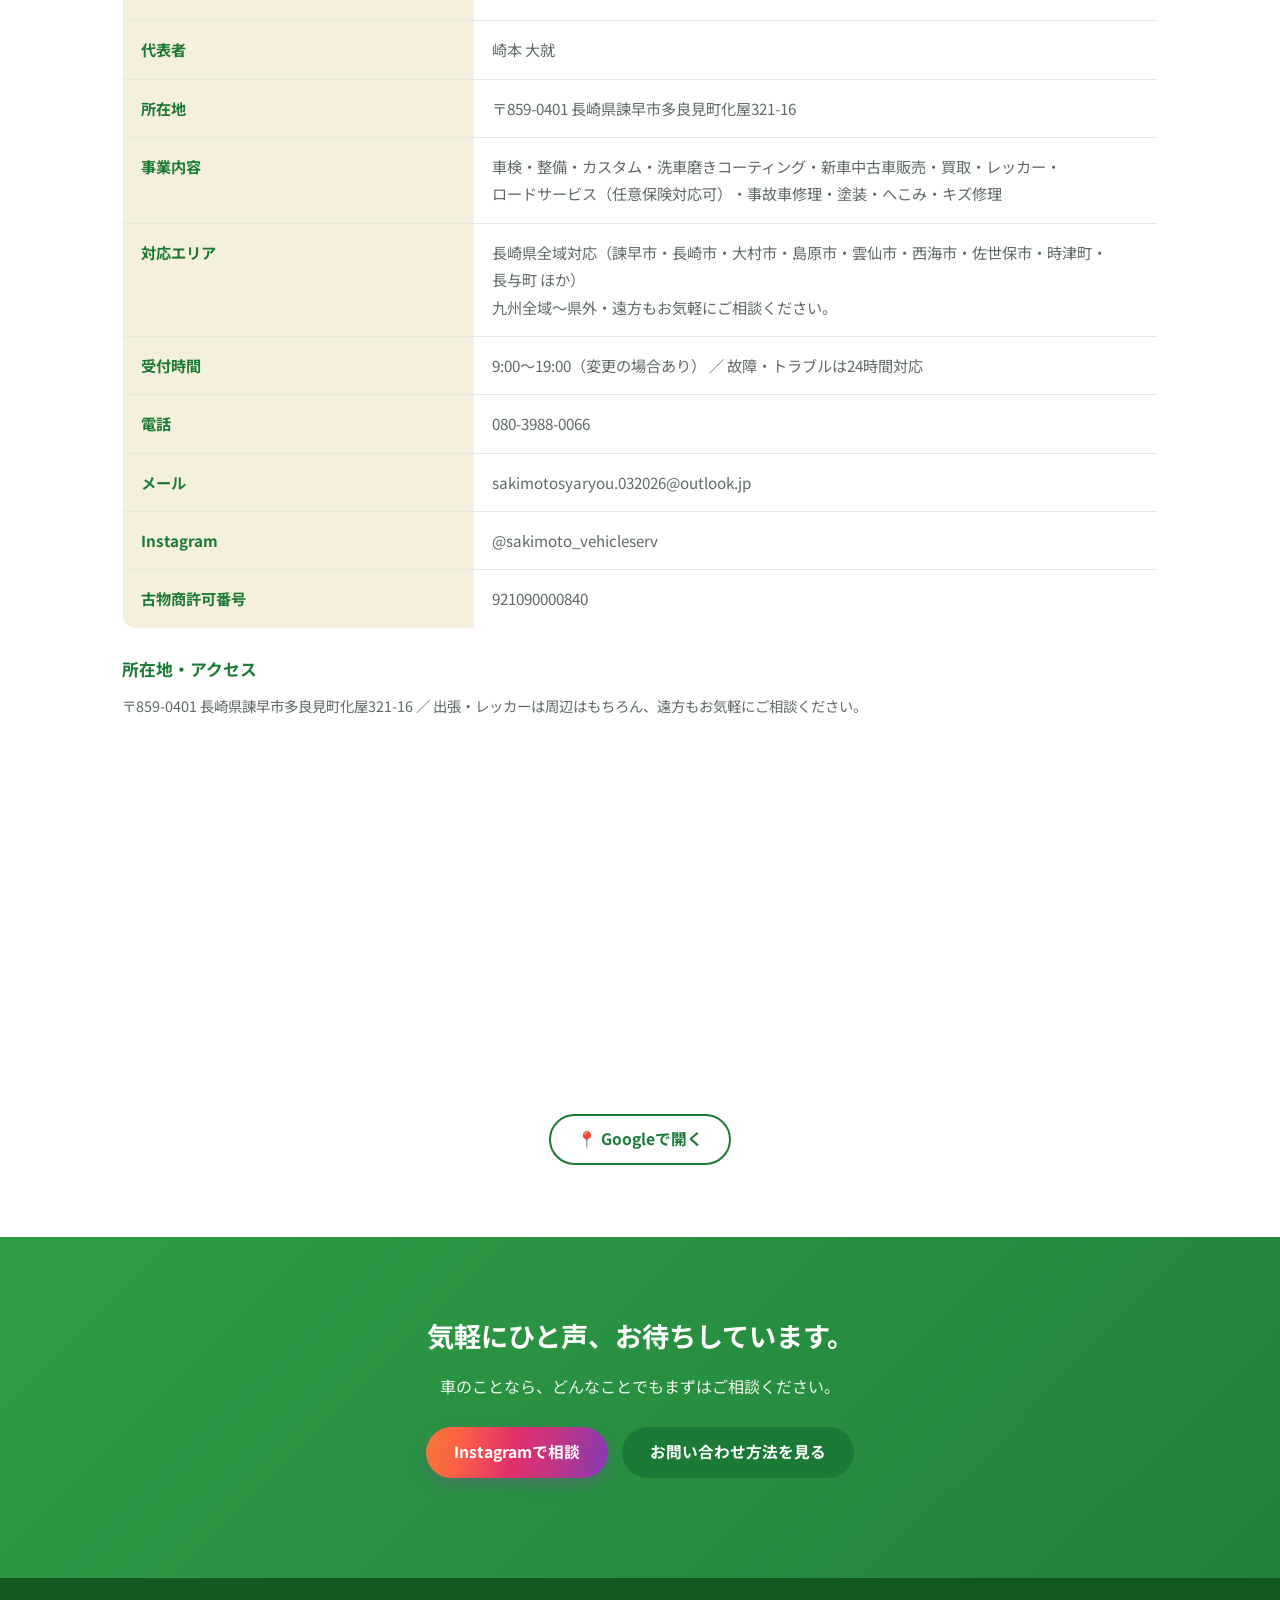
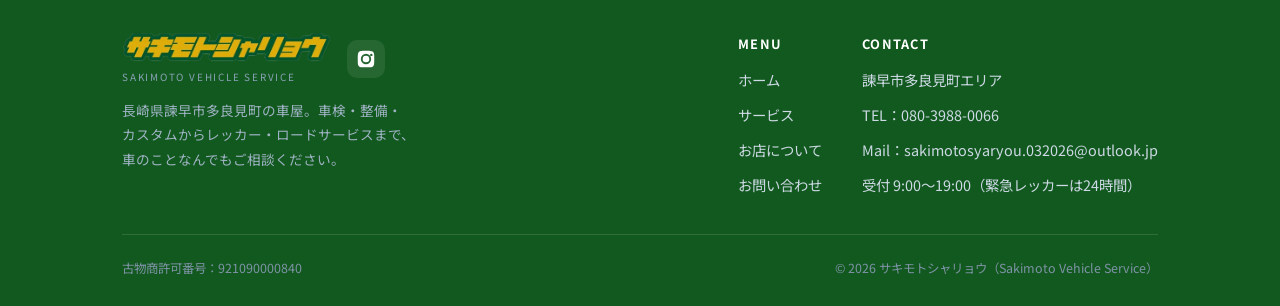
<file: about.html>
<!DOCTYPE html>
<html lang="ja">
<head>
<meta charset="UTF-8">
<meta name="viewport" content="width=device-width, initial-scale=1.0">
<title>お店について｜サキモトシャリョウ（長崎県諫早市の車屋）</title>
<meta name="description" content="サキモトシャリョウは長崎県諫早市多良見町の車屋です。車検・整備・カスタムからレッカー・ロードサービスまで、車のことをまとめて相談できる地元の一軒。事業者情報・対応の流れ・対応エリアをご案内します。">
<link rel="canonical" href="https://sakimoto-vehicle-serv.com/about.html">
<link rel="icon" href="favicon.svg" type="image/svg+xml">
<link rel="apple-touch-icon" href="apple-touch-icon.png">
<meta property="og:type" content="website">
<meta property="og:url" content="https://sakimoto-vehicle-serv.com/about.html">
<meta property="og:site_name" content="サキモトシャリョウ">
<meta property="og:title" content="お店について｜サキモトシャリョウ">
<meta property="og:description" content="長崎県諫早市多良見町の車屋。車のことをまとめて相談できる地元の一軒です。">
<meta property="og:image" content="https://sakimoto-vehicle-serv.com/og-image.jpg">
<meta name="twitter:card" content="summary_large_image">
<link rel="preconnect" href="https://fonts.googleapis.com">
<link rel="preconnect" href="https://fonts.gstatic.com" crossorigin>
<link href="https://fonts.googleapis.com/css2?family=Noto+Sans+JP:wght@400;700;800&display=swap" rel="stylesheet">
<link rel="stylesheet" href="style.css">
<script>document.documentElement.classList.add('has-reveal')</script>
<script>try{if(sessionStorage.getItem('pl-nav')==='1')document.documentElement.classList.add('pl-arriving')}catch(e){}</script>
<style>#page-loader{position:fixed;inset:0;z-index:10000;opacity:0;visibility:hidden}</style>
</head>
<body>

<div id="page-loader" aria-hidden="true">
  <img class="pl-logo" src="logo-text.webp" alt="">
  <img class="pl-truck" src="truck.webp" alt="" width="1073" height="279" fetchpriority="high">
</div>

<header class="site-header">
  <div class="container header-inner">
    <a class="brand" href="index.html">
      <img class="brand-logo" src="logo.webp" alt="サキモトシャリョウ｜Car &amp; Motorcycle Rescue" width="210" height="35">
    </a>
    <button class="nav-toggle" aria-label="メニューを開く" aria-expanded="false" onclick="this.nextElementSibling.classList.toggle('open');var e=this.getAttribute('aria-expanded')==='true';this.setAttribute('aria-expanded',!e)">
      <span></span><span></span><span></span>
    </button>
    <nav class="nav" id="nav">
      <a href="index.html">ホーム</a>
      <a href="service.html">サービス</a>
      <a href="about.html" class="is-active">お店について</a>
      <a href="contact.html">お問い合わせ</a>
    </nav>
  </div>
</header>

<section class="page-hero reveal">
  <div class="container">
    <span class="ey">About</span>
    <h1>お店について</h1>
  </div>
</section>

<div class="container">
  <nav class="crumb" aria-label="パンくず">
    <a href="index.html">ホーム</a> › <span>お店について</span>
  </nav>
</div>

<!-- ごあいさつ -->
<section style="padding-top:20px">
  <div class="container greeting" style="max-width:760px">
    <div class="section-head reveal">
      <span class="ey">Greeting</span>
      <h2>車のことなんでも、ご相談ください</h2>
    </div>
    <p>サキモトシャリョウのページをご覧いただき、ありがとうございます。長崎県諫早市多良見町で車屋をしています。</p>
    <p>車検や整備といった日々のことから、カスタム・洗車磨きコーティング、新車・中古車の販売や買取、そして急な故障・トラブルのレッカー・ロードサービスまで——「車のことならとりあえずここに聞けば大丈夫」と思ってもらえる存在を目指しています。</p>
    <p>「こんな小さなこと聞いていいのかな」も大歓迎です。代車・レンタカーも用意していますので、車を預けている間も安心。まずは気軽にひと声かけてください。</p>
  </div>
</section>

<!-- 対応の流れ -->
<section class="bg-soft">
  <div class="container">
    <div class="section-head reveal">
      <span class="ey">Flow</span>
      <h2>ご相談から対応までの流れ</h2>
    </div>
    <div class="grid grid-3">
      <div class="card reveal">
        <span class="num">01</span>
        <h3>まずは相談</h3>
        <p>Instagramのメッセージ・お電話・メールで、困っていることや「やりたいこと」をお知らせください。</p>
      </div>
      <div class="card reveal">
        <span class="num">02</span>
        <h3>内容の確認・ご案内</h3>
        <p>状況をうかがい、できることやおおよその流れ・お見積りをご案内します。気になる点は遠慮なくどうぞ。</p>
      </div>
      <div class="card reveal">
        <span class="num">03</span>
        <h3>作業・お渡し</h3>
        <p>ご納得いただいたうえで作業。お預かりの間は代車・レンタカーもご利用いただけます。</p>
      </div>
    </div>
  </div>
</section>

<!-- 事業者情報 -->
<section>
  <div class="container">
    <div class="section-head reveal">
      <span class="ey">Information</span>
      <h2>事業者情報</h2>
    </div>
    <table class="spec reveal">
      <tr><th>屋号</th><td>サキモトシャリョウ（Sakimoto Vehicle Service）</td></tr>
      <tr><th>代表者</th><td>崎本 大就</td></tr>
      <tr><th>所在地</th><td><span class="nb">〒859-0401</span> <span class="nb">長崎県諫早市多良見町化屋321-16</span></td></tr>
      <tr><th>事業内容</th><td><span class="nb">車検</span>・<span class="nb">整備</span>・<span class="nb">カスタム</span>・<span class="nb">洗車磨きコーティング</span>・<span class="nb">新車中古車販売</span>・<span class="nb">買取</span>・<span class="nb">レッカー</span>・<span class="nb">ロードサービス（任意保険対応可）</span>・<span class="nb">事故車修理・塗装</span>・<span class="nb">へこみ・キズ修理</span></td></tr>
      <tr><th>対応エリア</th><td><span class="nb">長崎県全域対応</span>（<span class="nb">諫早市</span>・<span class="nb">長崎市</span>・<span class="nb">大村市</span>・<span class="nb">島原市</span>・<span class="nb">雲仙市</span>・<span class="nb">西海市</span>・<span class="nb">佐世保市</span>・<span class="nb">時津町</span>・<span class="nb">長与町</span> ほか）<br><span class="nb">九州全域〜県外・遠方も</span><span class="nb">お気軽にご相談ください。</span></td></tr>
      <tr><th>受付時間</th><td><span class="nb">9:00〜19:00（変更の場合あり）</span> ／ <span class="nb">故障・トラブルは24時間対応</span></td></tr>
      <tr><th>電話</th><td>080-3988-0066</td></tr>
      <tr><th>メール</th><td><a href="mailto:sakimotosyaryou.032026@outlook.jp">sakimotosyaryou.032026@outlook.jp</a></td></tr>
      <tr><th>Instagram</th><td><a href="https://www.instagram.com/sakimoto_vehicleserv/" target="_blank" rel="noopener">@sakimoto_vehicleserv</a></td></tr>
      <tr><th>古物商許可番号</th><td>921090000840</td></tr>
    </table>

    <div style="margin-top:26px">
      <h3 style="color:var(--navy);font-size:1.05rem;margin:0 0 8px">所在地・アクセス</h3>
      <p style="color:var(--gray);font-size:.9rem;margin:0 0 6px">〒859-0401 長崎県諫早市多良見町化屋321-16 ／ 出張・レッカーは周辺はもちろん、遠方もお気軽にご相談ください。</p>
      <iframe class="map-frame reveal" title="サキモトシャリョウ（長崎県諫早市多良見町化屋）の地図" loading="lazy" referrerpolicy="strict-origin-when-cross-origin" src="https://www.google.com/maps/embed?pb=!1m18!1m12!1m3!1d3352.408925418659!2d129.98593947651105!3d32.83442288104874!2m3!1f0!2f0!3f0!3m2!1i1024!2i768!4f13.1!3m3!1m2!1s0x354003003b6e68c3%3A0x5b7e1f9341b84e5f!2z44K144Kt44Oi44OI44K344Oj44Oq44On44Km!5e0!3m2!1sja!2sjp!4v1782261003001!5m2!1sja!2sjp"></iframe>
      <p style="margin:20px 0 0;text-align:center"><a class="btn btn-ghost" href="https://maps.google.com/?cid=6592741621840236127" target="_blank" rel="noopener">📍 Googleで開く</a></p>
    </div>
  </div>
</section>

<!-- CTA -->
<section class="cta-band reveal">
  <div class="container">
    <h2>気軽にひと声、お待ちしています。</h2>
    <p><span class="nb">車のことなら、</span><span class="nb">どんなことでもまずは</span><span class="nb">ご相談ください。</span></p>
    <div class="hero-actions">
      <a class="btn btn-ig" href="https://www.instagram.com/sakimoto_vehicleserv/" target="_blank" rel="noopener">Instagramで相談</a>
      <a class="btn btn-navy" href="contact.html">お問い合わせ方法を見る</a>
    </div>
  </div>
</section>

<footer class="site-footer">
  <div class="container">
    <div class="footer-top">
      <div class="footer-brand">
        <div class="fb-head">
          <div>
            <img class="footer-logo" src="logo.webp" alt="サキモトシャリョウ" width="200" height="29">
            <div class="brand-en">Sakimoto Vehicle Service</div>
          </div>
          <div class="footer-social">
          <a href="https://www.instagram.com/sakimoto_vehicleserv/" target="_blank" rel="noopener" aria-label="Instagram">
            <svg viewBox="0 0 24 24" fill="currentColor" aria-hidden="true"><path d="M12 2.2c3.2 0 3.6 0 4.9.1 1.2.1 1.8.3 2.2.4.6.2 1 .5 1.4.9.4.4.7.8.9 1.4.2.5.4 1.1.4 2.2.1 1.3.1 1.7.1 4.9s0 3.6-.1 4.9c-.1 1.2-.3 1.8-.4 2.2-.2.6-.5 1-.9 1.4-.4.4-.8.7-1.4.9-.5.2-1.1.4-2.2.4-1.3.1-1.7.1-4.9.1s-3.6 0-4.9-.1c-1.2-.1-1.8-.3-2.2-.4-.6-.2-1-.5-1.4-.9-.4-.4-.7-.8-.9-1.4-.2-.5-.4-1.1-.4-2.2-.1-1.3-.1-1.7-.1-4.9s0-3.6.1-4.9c.1-1.2.3-1.8.4-2.2.2-.6.5-1 .9-1.4.4-.4.8-.7 1.4-.9.5-.2 1.1-.4 2.2-.4C8.4 2.2 8.8 2.2 12 2.2zm0 3.6a6.2 6.2 0 1 0 0 12.4 6.2 6.2 0 0 0 0-12.4zm0 10.2a4 4 0 1 1 0-8 4 4 0 0 1 0 8zM18.4 5.6a1.4 1.4 0 1 0 0 2.9 1.4 1.4 0 0 0 0-2.9z"/></svg>
          </a>
        </div>
        </div>
        <p>長崎県諫早市多良見町の車屋。車検・整備・カスタムからレッカー・ロードサービスまで、車のことなんでもご相談ください。</p>
      </div>
      <div class="footer-nav">
        <div>
          <h4>MENU</h4>
          <ul>
            <li><a href="index.html">ホーム</a></li>
            <li><a href="service.html">サービス</a></li>
            <li><a href="about.html">お店について</a></li>
            <li><a href="contact.html">お問い合わせ</a></li>
          </ul>
        </div>
        <div>
          <h4>CONTACT</h4>
          <ul>
            <li>諫早市多良見町エリア</li>
            <li>TEL：080-3988-0066</li>
            <li>Mail：<a href="mailto:sakimotosyaryou.032026@outlook.jp"><span class="nb">sakimotosyaryou.032026@outlook.jp</span></a></li>
            <li>受付 9:00〜19:00（緊急レッカーは24時間）</li>
          </ul>
        </div>
      </div>
    </div>
    <div class="footer-bottom">
      <span>古物商許可番号：921090000840</span>
      <span>© 2026 サキモトシャリョウ（Sakimoto Vehicle Service）</span>
    </div>
  </div>
</footer>

<div class="mobile-cta">
  <a class="m-tel" href="tel:080-3988-0066" aria-label="電話でお問い合わせ">
    <svg viewBox="0 0 24 24" fill="currentColor" aria-hidden="true"><path d="M6.6 10.8c1.4 2.8 3.8 5.2 6.6 6.6l2.2-2.2c.3-.3.7-.4 1-.2 1.1.4 2.3.6 3.6.6.6 0 1 .4 1 1V20c0 .6-.4 1-1 1C10.6 21 3 13.4 3 4c0-.6.4-1 1-1h3.4c.6 0 1 .4 1 1 0 1.2.2 2.4.6 3.6.1.4 0 .8-.3 1z"/></svg>電話する
  </a>
  <a class="m-ig" href="https://www.instagram.com/sakimoto_vehicleserv/" target="_blank" rel="noopener" aria-label="Instagramで問い合わせ">
    <svg viewBox="0 0 24 24" fill="currentColor" aria-hidden="true"><path d="M12 2.2c3.2 0 3.6 0 4.9.1 1.2.1 1.8.3 2.2.4.6.2 1 .5 1.4.9.4.4.7.8.9 1.4.2.5.4 1.1.4 2.2.1 1.3.1 1.7.1 4.9s0 3.6-.1 4.9c-.1 1.2-.3 1.8-.4 2.2-.2.6-.5 1-.9 1.4-.4.4-.8.7-1.4.9-.5.2-1.1.4-2.2.4-1.3.1-1.7.1-4.9.1s-3.6 0-4.9-.1c-1.2-.1-1.8-.3-2.2-.4-.6-.2-1-.5-1.4-.9-.4-.4-.7-.8-.9-1.4-.2-.5-.4-1.1-.4-2.2-.1-1.3-.1-1.7-.1-4.9s0-3.6.1-4.9c.1-1.2.3-1.8.4-2.2.2-.6.5-1 .9-1.4.4-.4.8-.7 1.4-.9.5-.2 1.1-.4 2.2-.4C8.4 2.2 8.8 2.2 12 2.2zm0 3.6a6.2 6.2 0 1 0 0 12.4 6.2 6.2 0 0 0 0-12.4zm0 10.2a4 4 0 1 1 0-8 4 4 0 0 1 0 8zM18.4 5.6a1.4 1.4 0 1 0 0 2.9 1.4 1.4 0 0 0 0-2.9z"/></svg>Instagram
  </a>
</div>

<!-- PC追従: 電話CTA（右下固定） -->
<a class="phone-fab" href="tel:080-3988-0066" aria-label="電話でお問い合わせ 080-3988-0066">
  <span class="phone-fab-ic"><svg viewBox="0 0 24 24" fill="currentColor" aria-hidden="true"><path d="M6.6 10.8c1.4 2.8 3.8 5.2 6.6 6.6l2.2-2.2c.3-.3.7-.4 1-.2 1.1.4 2.3.6 3.6.6.6 0 1 .4 1 1V20c0 .6-.4 1-1 1C10.6 21 3 13.4 3 4c0-.6.4-1 1-1h3.4c.6 0 1 .4 1 1 0 1.2.2 2.4.6 3.6.1.4 0 .8-.3 1z"/></svg></span>
  <span class="phone-fab-txt"><small>緊急・レッカーはお電話で</small><b>080-3988-0066</b></span>
</a>

<script type="application/ld+json">
{
  "@context": "https://schema.org",
  "@type": "BreadcrumbList",
  "itemListElement": [
    {"@type": "ListItem", "position": 1, "name": "ホーム", "item": "https://sakimoto-vehicle-serv.com/"},
    {"@type": "ListItem", "position": 2, "name": "お店について", "item": "https://sakimoto-vehicle-serv.com/about.html"}
  ]
}
</script>

<script src="reveal.js"></script>
<script src="transition.js"></script>
</body>
</html>
</file>
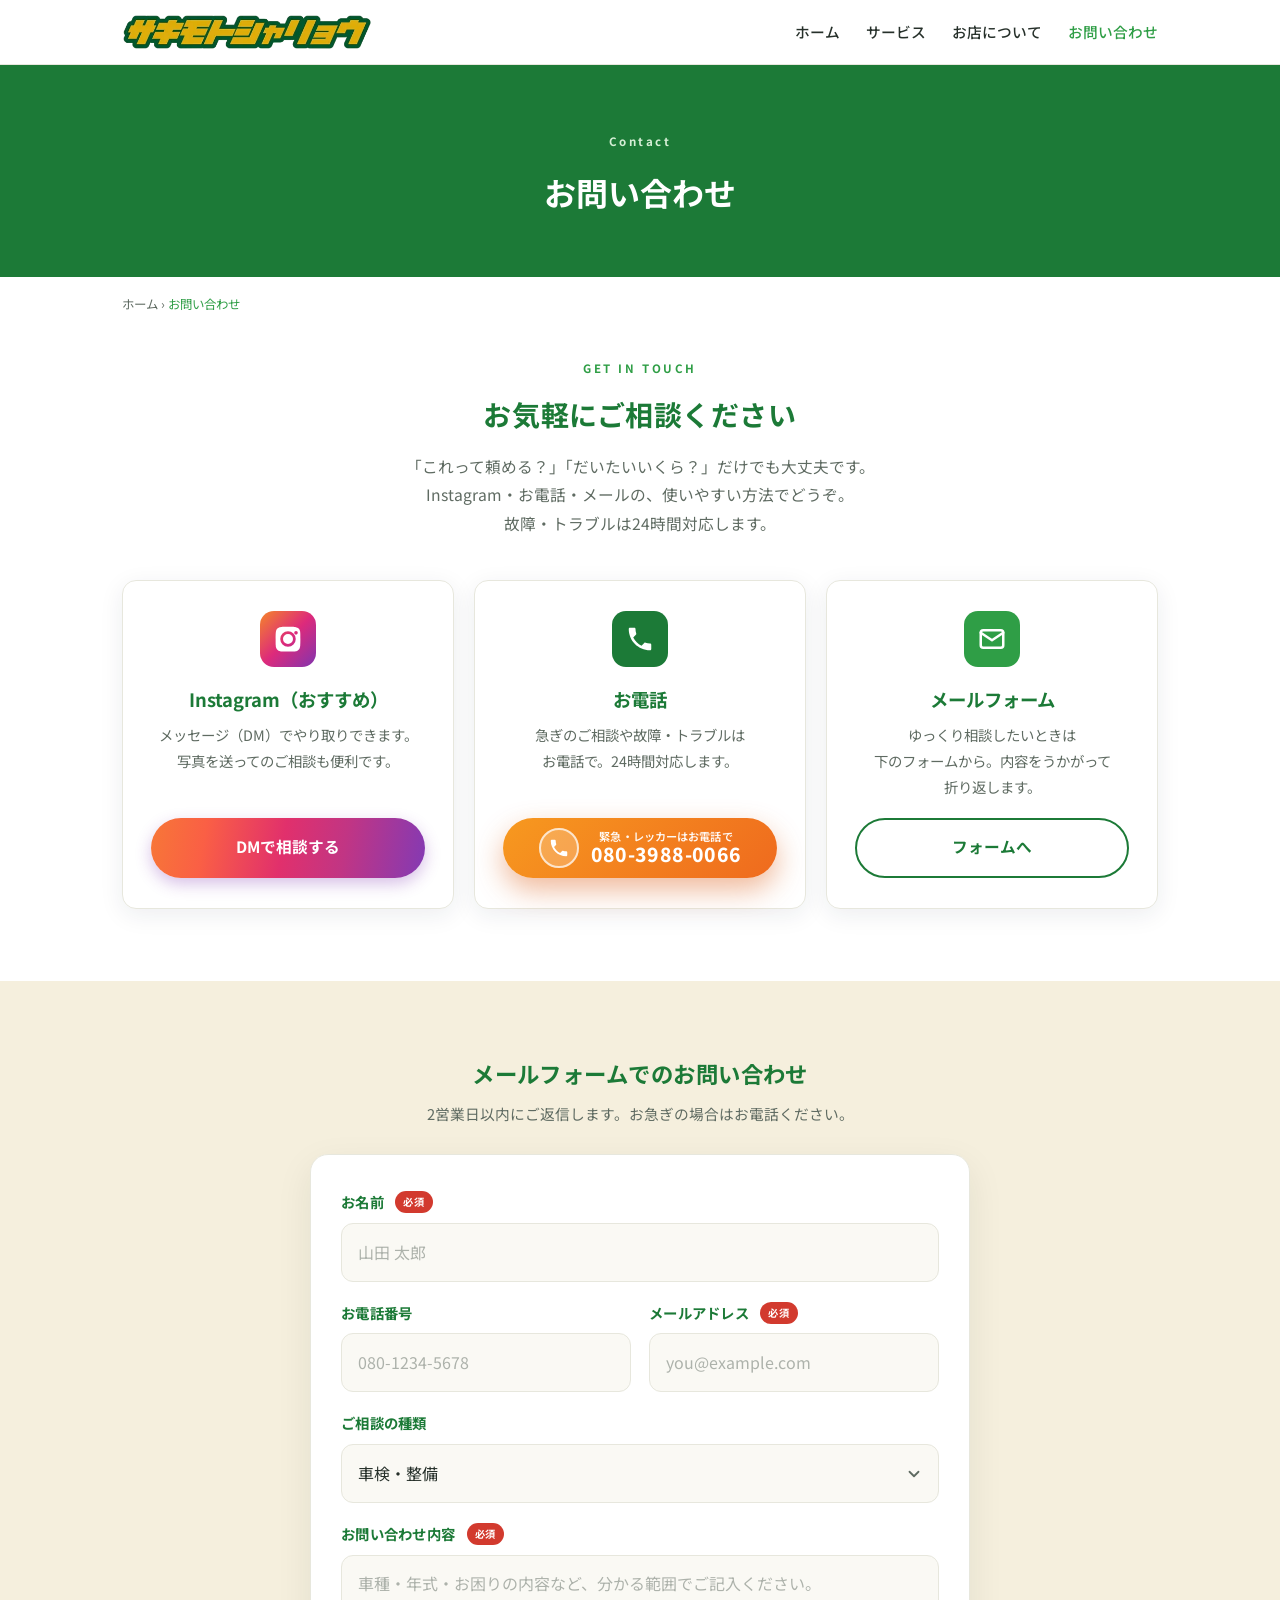
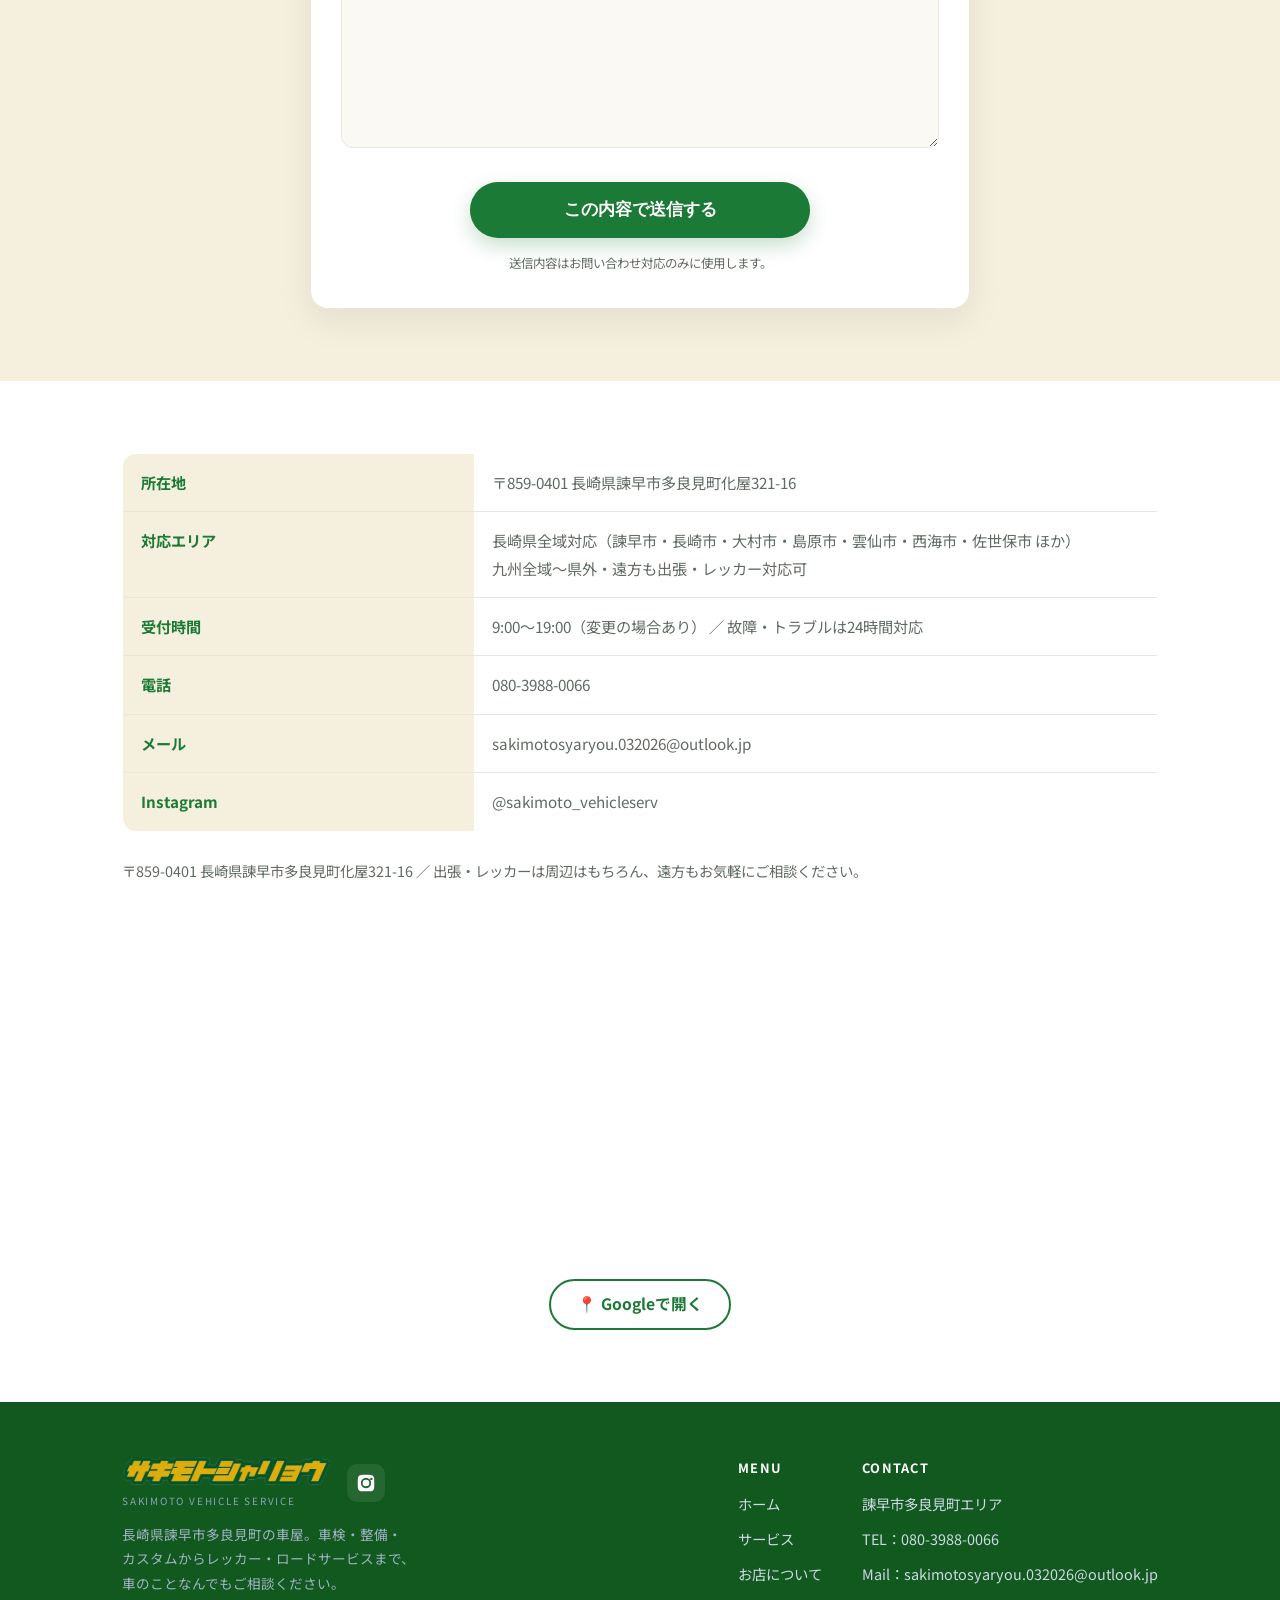
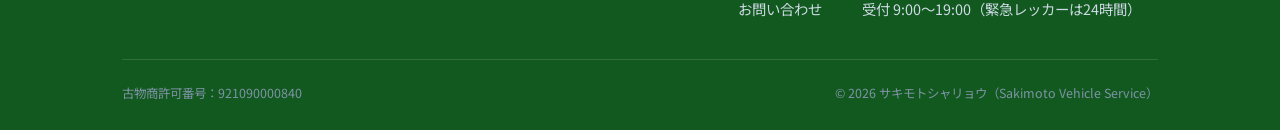
<file: contact.html>
<!DOCTYPE html>
<html lang="ja">
<head>
<meta charset="UTF-8">
<meta name="viewport" content="width=device-width, initial-scale=1.0">
<title>お問い合わせ｜サキモトシャリョウ（長崎県諫早市の車屋）</title>
<meta name="description" content="サキモトシャリョウへのお問い合わせ。Instagramのメッセージ・お電話・メールでご相談いただけます。長崎県諫早市の車屋。車検・整備・カスタム・買取・レッカー・ロードサービスのご相談はお気軽に。故障・トラブルは24時間対応。">
<link rel="canonical" href="https://sakimoto-vehicle-serv.com/contact.html">
<link rel="icon" href="favicon.svg" type="image/svg+xml">
<link rel="apple-touch-icon" href="apple-touch-icon.png">
<meta property="og:type" content="website">
<meta property="og:url" content="https://sakimoto-vehicle-serv.com/contact.html">
<meta property="og:site_name" content="サキモトシャリョウ">
<meta property="og:title" content="お問い合わせ｜サキモトシャリョウ">
<meta property="og:description" content="Instagramのメッセージ・お電話・メールでご相談いただけます。長崎県諫早市の車屋。">
<meta property="og:image" content="https://sakimoto-vehicle-serv.com/og-image.jpg">
<meta name="twitter:card" content="summary_large_image">
<link rel="preconnect" href="https://fonts.googleapis.com">
<link rel="preconnect" href="https://fonts.gstatic.com" crossorigin>
<link href="https://fonts.googleapis.com/css2?family=Noto+Sans+JP:wght@400;700;800&display=swap" rel="stylesheet">
<link rel="stylesheet" href="style.css">
<script>document.documentElement.classList.add('has-reveal')</script>
<script>try{if(sessionStorage.getItem('pl-nav')==='1')document.documentElement.classList.add('pl-arriving')}catch(e){}</script>
<style>#page-loader{position:fixed;inset:0;z-index:10000;opacity:0;visibility:hidden}</style>
</head>
<body>

<div id="page-loader" aria-hidden="true">
  <img class="pl-logo" src="logo-text.webp" alt="">
  <img class="pl-truck" src="truck.webp" alt="" width="1073" height="279" fetchpriority="high">
</div>

<header class="site-header">
  <div class="container header-inner">
    <a class="brand" href="index.html">
      <img class="brand-logo" src="logo.webp" alt="サキモトシャリョウ｜Car &amp; Motorcycle Rescue" width="210" height="35">
    </a>
    <button class="nav-toggle" aria-label="メニューを開く" aria-expanded="false" onclick="this.nextElementSibling.classList.toggle('open');var e=this.getAttribute('aria-expanded')==='true';this.setAttribute('aria-expanded',!e)">
      <span></span><span></span><span></span>
    </button>
    <nav class="nav" id="nav">
      <a href="index.html">ホーム</a>
      <a href="service.html">サービス</a>
      <a href="about.html">お店について</a>
      <a href="contact.html" class="is-active">お問い合わせ</a>
    </nav>
  </div>
</header>

<section class="page-hero reveal">
  <div class="container">
    <span class="ey">Contact</span>
    <h1>お問い合わせ</h1>
  </div>
</section>

<div class="container">
  <nav class="crumb" aria-label="パンくず">
    <a href="index.html">ホーム</a> › <span>お問い合わせ</span>
  </nav>
</div>

<section style="padding-top:20px">
  <div class="container">
    <div class="section-head reveal">
      <span class="ey">Get in touch</span>
      <h2>お気軽にご相談ください</h2>
      <p><span class="nb">「これって頼める？」「だいたいいくら？」</span><span class="nb">だけでも大丈夫です。</span><span class="nb">Instagram・お電話・メールの、</span><span class="nb">使いやすい方法でどうぞ。</span><span class="nb">故障・トラブルは24時間対応します。</span></p>
    </div>

    <div class="grid grid-3">
      <div class="contact-card ig reveal rev-zoom">
        <div class="c-ic"><svg viewBox="0 0 24 24" fill="currentColor" aria-hidden="true"><path d="M12 2.2c3.2 0 3.6 0 4.9.1 1.2.1 1.8.3 2.2.4.6.2 1 .5 1.4.9.4.4.7.8.9 1.4.2.5.4 1.1.4 2.2.1 1.3.1 1.7.1 4.9s0 3.6-.1 4.9c-.1 1.2-.3 1.8-.4 2.2-.2.6-.5 1-.9 1.4-.4.4-.8.7-1.4.9-.5.2-1.1.4-2.2.4-1.3.1-1.7.1-4.9.1s-3.6 0-4.9-.1c-1.2-.1-1.8-.3-2.2-.4-.6-.2-1-.5-1.4-.9-.4-.4-.7-.8-.9-1.4-.2-.5-.4-1.1-.4-2.2-.1-1.3-.1-1.7-.1-4.9s0-3.6.1-4.9c.1-1.2.3-1.8.4-2.2.2-.6.5-1 .9-1.4.4-.4.8-.7 1.4-.9.5-.2 1.1-.4 2.2-.4C8.4 2.2 8.8 2.2 12 2.2zm0 3.6a6.2 6.2 0 1 0 0 12.4 6.2 6.2 0 0 0 0-12.4zm0 10.2a4 4 0 1 1 0-8 4 4 0 0 1 0 8zM18.4 5.6a1.4 1.4 0 1 0 0 2.9 1.4 1.4 0 0 0 0-2.9z"/></svg></div>
        <h3>Instagram（おすすめ）</h3>
        <p>メッセージ（DM）でやり取りできます。写真を送ってのご相談も便利です。</p>
        <a class="btn btn-ig" href="https://www.instagram.com/sakimoto_vehicleserv/" target="_blank" rel="noopener">DMで相談する</a>
      </div>

      <div class="contact-card tel reveal rev-zoom">
        <div class="c-ic"><svg viewBox="0 0 24 24" fill="currentColor" aria-hidden="true"><path d="M6.6 10.8c1.4 2.8 3.8 5.2 6.6 6.6l2.2-2.2c.3-.3.7-.4 1-.2 1.1.4 2.3.6 3.6.6.6 0 1 .4 1 1V20c0 .6-.4 1-1 1C10.6 21 3 13.4 3 4c0-.6.4-1 1-1h3.4c.6 0 1 .4 1 1 0 1.2.2 2.4.6 3.6.1.4 0 .8-.3 1z"/></svg></div>
        <h3>お電話</h3>
        <p><span class="nb">急ぎのご相談や</span><span class="nb">故障・トラブルは</span><span class="nb">お電話で。</span><span class="nb">24時間対応します。</span></p>
        <a id="contact-call" class="phone-cta" href="tel:080-3988-0066" aria-label="電話でお問い合わせ 080-3988-0066">
          <span class="phone-fab-ic"><svg viewBox="0 0 24 24" fill="currentColor" aria-hidden="true"><path d="M6.6 10.8c1.4 2.8 3.8 5.2 6.6 6.6l2.2-2.2c.3-.3.7-.4 1-.2 1.1.4 2.3.6 3.6.6.6 0 1 .4 1 1V20c0 .6-.4 1-1 1C10.6 21 3 13.4 3 4c0-.6.4-1 1-1h3.4c.6 0 1 .4 1 1 0 1.2.2 2.4.6 3.6.1.4 0 .8-.3 1z"/></svg></span>
          <span class="phone-fab-txt"><small>緊急・レッカーはお電話で</small><b>080-3988-0066</b></span>
        </a>
      </div>

      <div class="contact-card reveal rev-zoom">
        <div class="c-ic" style="background:var(--accent)"><svg viewBox="0 0 24 24" fill="none" stroke="#fff" stroke-width="2" stroke-linecap="round" stroke-linejoin="round" aria-hidden="true"><rect x="3" y="5" width="18" height="14" rx="2"/><path d="m3 7 9 6 9-6"/></svg></div>
        <h3>メールフォーム</h3>
        <p><span class="nb">ゆっくり相談したいときは</span><span class="nb">下のフォームから。</span><span class="nb">内容をうかがって</span><span class="nb">折り返します。</span></p>
        <a class="btn btn-ghost" href="#mailform">フォームへ</a>
      </div>
    </div>
  </div>
</section>

<!-- ============ メールフォーム ============ -->
<section class="bg-soft">
  <div class="container">
    <div id="mailform" class="mailform-wrap reveal">
      <h3 class="mailform-title">メールフォームでのお問い合わせ</h3>
      <p class="mailform-note"><span class="nb">2営業日以内にご返信します。</span><span class="nb">お急ぎの場合はお電話ください。</span></p>
      <p id="ff-error" class="ff-error" hidden>送信に失敗しました。お手数ですが、お電話またはメールでご連絡ください。</p>
      <form class="mailform" action="contact.php" method="post">
        <input type="text" name="_gotcha" tabindex="-1" autocomplete="off" aria-hidden="true">
        <div class="ff">
          <label for="f-name">お名前 <span class="req">必須</span></label>
          <input id="f-name" type="text" name="name" required autocomplete="name" placeholder="山田 太郎">
        </div>
        <div class="ff-row">
          <div class="ff">
            <label for="f-tel">お電話番号</label>
            <input id="f-tel" type="tel" name="tel" autocomplete="tel" placeholder="080-1234-5678">
          </div>
          <div class="ff">
            <label for="f-email">メールアドレス <span class="req">必須</span></label>
            <input id="f-email" type="email" name="email" required autocomplete="email" placeholder="you@example.com">
          </div>
        </div>
        <div class="ff">
          <label for="f-type">ご相談の種類</label>
          <select id="f-type" name="type">
            <option>車検・整備</option>
            <option>レッカー・ロードサービス</option>
            <option>カスタム</option>
            <option>洗車・磨き・コーティング</option>
            <option>販売・買取</option>
            <option>事故車修理・板金塗装</option>
            <option>その他</option>
          </select>
        </div>
        <div class="ff">
          <label for="f-msg">お問い合わせ内容 <span class="req">必須</span></label>
          <textarea id="f-msg" name="message" rows="6" required placeholder="車種・年式・お困りの内容など、分かる範囲でご記入ください。"></textarea>
        </div>
        <div class="ff-submit">
          <button type="submit" class="btn btn-navy">この内容で送信する</button>
          <p class="ff-privacy">送信内容はお問い合わせ対応のみに使用します。</p>
        </div>
      </form>
      <script>if(location.search.indexOf('err=')>-1){var e=document.getElementById('ff-error');if(e)e.hidden=false;}</script>
    </div>
  </div>
</section>

<!-- ============ 店舗情報・地図 ============ -->
<section>
  <div class="container">
    <table class="spec reveal">
      <tr><th>所在地</th><td><span class="nb">〒859-0401</span> <span class="nb">長崎県諫早市多良見町化屋321-16</span></td></tr>
      <tr><th>対応エリア</th><td><span class="nb">長崎県全域対応</span>（<span class="nb">諫早市</span>・<span class="nb">長崎市</span>・<span class="nb">大村市</span>・<span class="nb">島原市</span>・<span class="nb">雲仙市</span>・<span class="nb">西海市</span>・<span class="nb">佐世保市</span> ほか）<br><span class="nb">九州全域〜県外・遠方も</span><span class="nb">出張・レッカー対応可</span></td></tr>
      <tr><th>受付時間</th><td><span class="nb">9:00〜19:00（変更の場合あり）</span> ／ <span class="nb">故障・トラブルは24時間対応</span></td></tr>
      <tr><th>電話</th><td>080-3988-0066</td></tr>
      <tr><th>メール</th><td><a href="mailto:sakimotosyaryou.032026@outlook.jp">sakimotosyaryou.032026@outlook.jp</a></td></tr>
      <tr><th>Instagram</th><td><a href="https://www.instagram.com/sakimoto_vehicleserv/" target="_blank" rel="noopener">@sakimoto_vehicleserv</a></td></tr>
    </table>

    <div style="margin-top:26px">
      <p style="color:var(--gray);font-size:.9rem;margin:0 0 6px">〒859-0401 長崎県諫早市多良見町化屋321-16 ／ 出張・レッカーは周辺はもちろん、遠方もお気軽にご相談ください。</p>
      <iframe class="map-frame reveal" title="サキモトシャリョウ（長崎県諫早市多良見町化屋）の地図" loading="lazy" referrerpolicy="strict-origin-when-cross-origin" src="https://www.google.com/maps/embed?pb=!1m18!1m12!1m3!1d3352.408925418659!2d129.98593947651105!3d32.83442288104874!2m3!1f0!2f0!3f0!3m2!1i1024!2i768!4f13.1!3m3!1m2!1s0x354003003b6e68c3%3A0x5b7e1f9341b84e5f!2z44K144Kt44Oi44OI44K344Oj44Oq44On44Km!5e0!3m2!1sja!2sjp!4v1782261003001!5m2!1sja!2sjp"></iframe>
      <p style="margin:20px 0 0;text-align:center"><a class="btn btn-ghost" href="https://maps.google.com/?cid=6592741621840236127" target="_blank" rel="noopener">📍 Googleで開く</a></p>
    </div>
  </div>
</section>

<footer class="site-footer">
  <div class="container">
    <div class="footer-top">
      <div class="footer-brand">
        <div class="fb-head">
          <div>
            <img class="footer-logo" src="logo.webp" alt="サキモトシャリョウ" width="200" height="29">
            <div class="brand-en">Sakimoto Vehicle Service</div>
          </div>
          <div class="footer-social">
          <a href="https://www.instagram.com/sakimoto_vehicleserv/" target="_blank" rel="noopener" aria-label="Instagram">
            <svg viewBox="0 0 24 24" fill="currentColor" aria-hidden="true"><path d="M12 2.2c3.2 0 3.6 0 4.9.1 1.2.1 1.8.3 2.2.4.6.2 1 .5 1.4.9.4.4.7.8.9 1.4.2.5.4 1.1.4 2.2.1 1.3.1 1.7.1 4.9s0 3.6-.1 4.9c-.1 1.2-.3 1.8-.4 2.2-.2.6-.5 1-.9 1.4-.4.4-.8.7-1.4.9-.5.2-1.1.4-2.2.4-1.3.1-1.7.1-4.9.1s-3.6 0-4.9-.1c-1.2-.1-1.8-.3-2.2-.4-.6-.2-1-.5-1.4-.9-.4-.4-.7-.8-.9-1.4-.2-.5-.4-1.1-.4-2.2-.1-1.3-.1-1.7-.1-4.9s0-3.6.1-4.9c.1-1.2.3-1.8.4-2.2.2-.6.5-1 .9-1.4.4-.4.8-.7 1.4-.9.5-.2 1.1-.4 2.2-.4C8.4 2.2 8.8 2.2 12 2.2zm0 3.6a6.2 6.2 0 1 0 0 12.4 6.2 6.2 0 0 0 0-12.4zm0 10.2a4 4 0 1 1 0-8 4 4 0 0 1 0 8zM18.4 5.6a1.4 1.4 0 1 0 0 2.9 1.4 1.4 0 0 0 0-2.9z"/></svg>
          </a>
        </div>
        </div>
        <p>長崎県諫早市多良見町の車屋。車検・整備・カスタムからレッカー・ロードサービスまで、車のことなんでもご相談ください。</p>
      </div>
      <div class="footer-nav">
        <div>
          <h4>MENU</h4>
          <ul>
            <li><a href="index.html">ホーム</a></li>
            <li><a href="service.html">サービス</a></li>
            <li><a href="about.html">お店について</a></li>
            <li><a href="contact.html">お問い合わせ</a></li>
          </ul>
        </div>
        <div>
          <h4>CONTACT</h4>
          <ul>
            <li>諫早市多良見町エリア</li>
            <li>TEL：080-3988-0066</li>
            <li>Mail：<a href="mailto:sakimotosyaryou.032026@outlook.jp"><span class="nb">sakimotosyaryou.032026@outlook.jp</span></a></li>
            <li>受付 9:00〜19:00（緊急レッカーは24時間）</li>
          </ul>
        </div>
      </div>
    </div>
    <div class="footer-bottom">
      <span>古物商許可番号：921090000840</span>
      <span>© 2026 サキモトシャリョウ（Sakimoto Vehicle Service）</span>
    </div>
  </div>
</footer>

<div class="mobile-cta">
  <a class="m-tel" href="tel:080-3988-0066" aria-label="電話でお問い合わせ">
    <svg viewBox="0 0 24 24" fill="currentColor" aria-hidden="true"><path d="M6.6 10.8c1.4 2.8 3.8 5.2 6.6 6.6l2.2-2.2c.3-.3.7-.4 1-.2 1.1.4 2.3.6 3.6.6.6 0 1 .4 1 1V20c0 .6-.4 1-1 1C10.6 21 3 13.4 3 4c0-.6.4-1 1-1h3.4c.6 0 1 .4 1 1 0 1.2.2 2.4.6 3.6.1.4 0 .8-.3 1z"/></svg>電話する
  </a>
  <a class="m-ig" href="https://www.instagram.com/sakimoto_vehicleserv/" target="_blank" rel="noopener" aria-label="Instagramで問い合わせ">
    <svg viewBox="0 0 24 24" fill="currentColor" aria-hidden="true"><path d="M12 2.2c3.2 0 3.6 0 4.9.1 1.2.1 1.8.3 2.2.4.6.2 1 .5 1.4.9.4.4.7.8.9 1.4.2.5.4 1.1.4 2.2.1 1.3.1 1.7.1 4.9s0 3.6-.1 4.9c-.1 1.2-.3 1.8-.4 2.2-.2.6-.5 1-.9 1.4-.4.4-.8.7-1.4.9-.5.2-1.1.4-2.2.4-1.3.1-1.7.1-4.9.1s-3.6 0-4.9-.1c-1.2-.1-1.8-.3-2.2-.4-.6-.2-1-.5-1.4-.9-.4-.4-.7-.8-.9-1.4-.2-.5-.4-1.1-.4-2.2-.1-1.3-.1-1.7-.1-4.9s0-3.6.1-4.9c.1-1.2.3-1.8.4-2.2.2-.6.5-1 .9-1.4.4-.4.8-.7 1.4-.9.5-.2 1.1-.4 2.2-.4C8.4 2.2 8.8 2.2 12 2.2zm0 3.6a6.2 6.2 0 1 0 0 12.4 6.2 6.2 0 0 0 0-12.4zm0 10.2a4 4 0 1 1 0-8 4 4 0 0 1 0 8zM18.4 5.6a1.4 1.4 0 1 0 0 2.9 1.4 1.4 0 0 0 0-2.9z"/></svg>Instagram
  </a>
</div>

<!-- PC追従: 電話CTA（右下固定） -->
<a class="phone-fab" href="tel:080-3988-0066" aria-label="電話でお問い合わせ 080-3988-0066">
  <span class="phone-fab-ic"><svg viewBox="0 0 24 24" fill="currentColor" aria-hidden="true"><path d="M6.6 10.8c1.4 2.8 3.8 5.2 6.6 6.6l2.2-2.2c.3-.3.7-.4 1-.2 1.1.4 2.3.6 3.6.6.6 0 1 .4 1 1V20c0 .6-.4 1-1 1C10.6 21 3 13.4 3 4c0-.6.4-1 1-1h3.4c.6 0 1 .4 1 1 0 1.2.2 2.4.6 3.6.1.4 0 .8-.3 1z"/></svg></span>
  <span class="phone-fab-txt"><small>緊急・レッカーはお電話で</small><b>080-3988-0066</b></span>
</a>

<script type="application/ld+json">
{
  "@context": "https://schema.org",
  "@type": "BreadcrumbList",
  "itemListElement": [
    {"@type": "ListItem", "position": 1, "name": "ホーム", "item": "https://sakimoto-vehicle-serv.com/"},
    {"@type": "ListItem", "position": 2, "name": "お問い合わせ", "item": "https://sakimoto-vehicle-serv.com/contact.html"}
  ]
}
</script>

<!-- PC追従 電話CTA: お電話ボタンが見えたら右下FABを収納し、ここにポンッと出現 -->
<script>
(function(){
  var fab = document.querySelector('.phone-fab');
  var anchor = document.getElementById('contact-call');
  if (!fab || !anchor || !('IntersectionObserver' in window)) return;
  anchor.classList.add('armed');
  var io = new IntersectionObserver(function(entries){
    entries.forEach(function(e){
      if (e.isIntersecting){
        fab.classList.remove('is-entering'); fab.classList.add('is-leaving');
        anchor.classList.remove('armed','pop'); void anchor.offsetWidth; anchor.classList.add('pop');
      } else {
        fab.classList.remove('is-leaving'); fab.classList.add('is-entering');
        anchor.classList.remove('pop'); anchor.classList.add('armed');
      }
    });
  }, { threshold: 0.55 });
  io.observe(anchor);
})();
</script>
<script src="reveal.js"></script>
<script src="transition.js"></script>
</body>
</html>
</file>
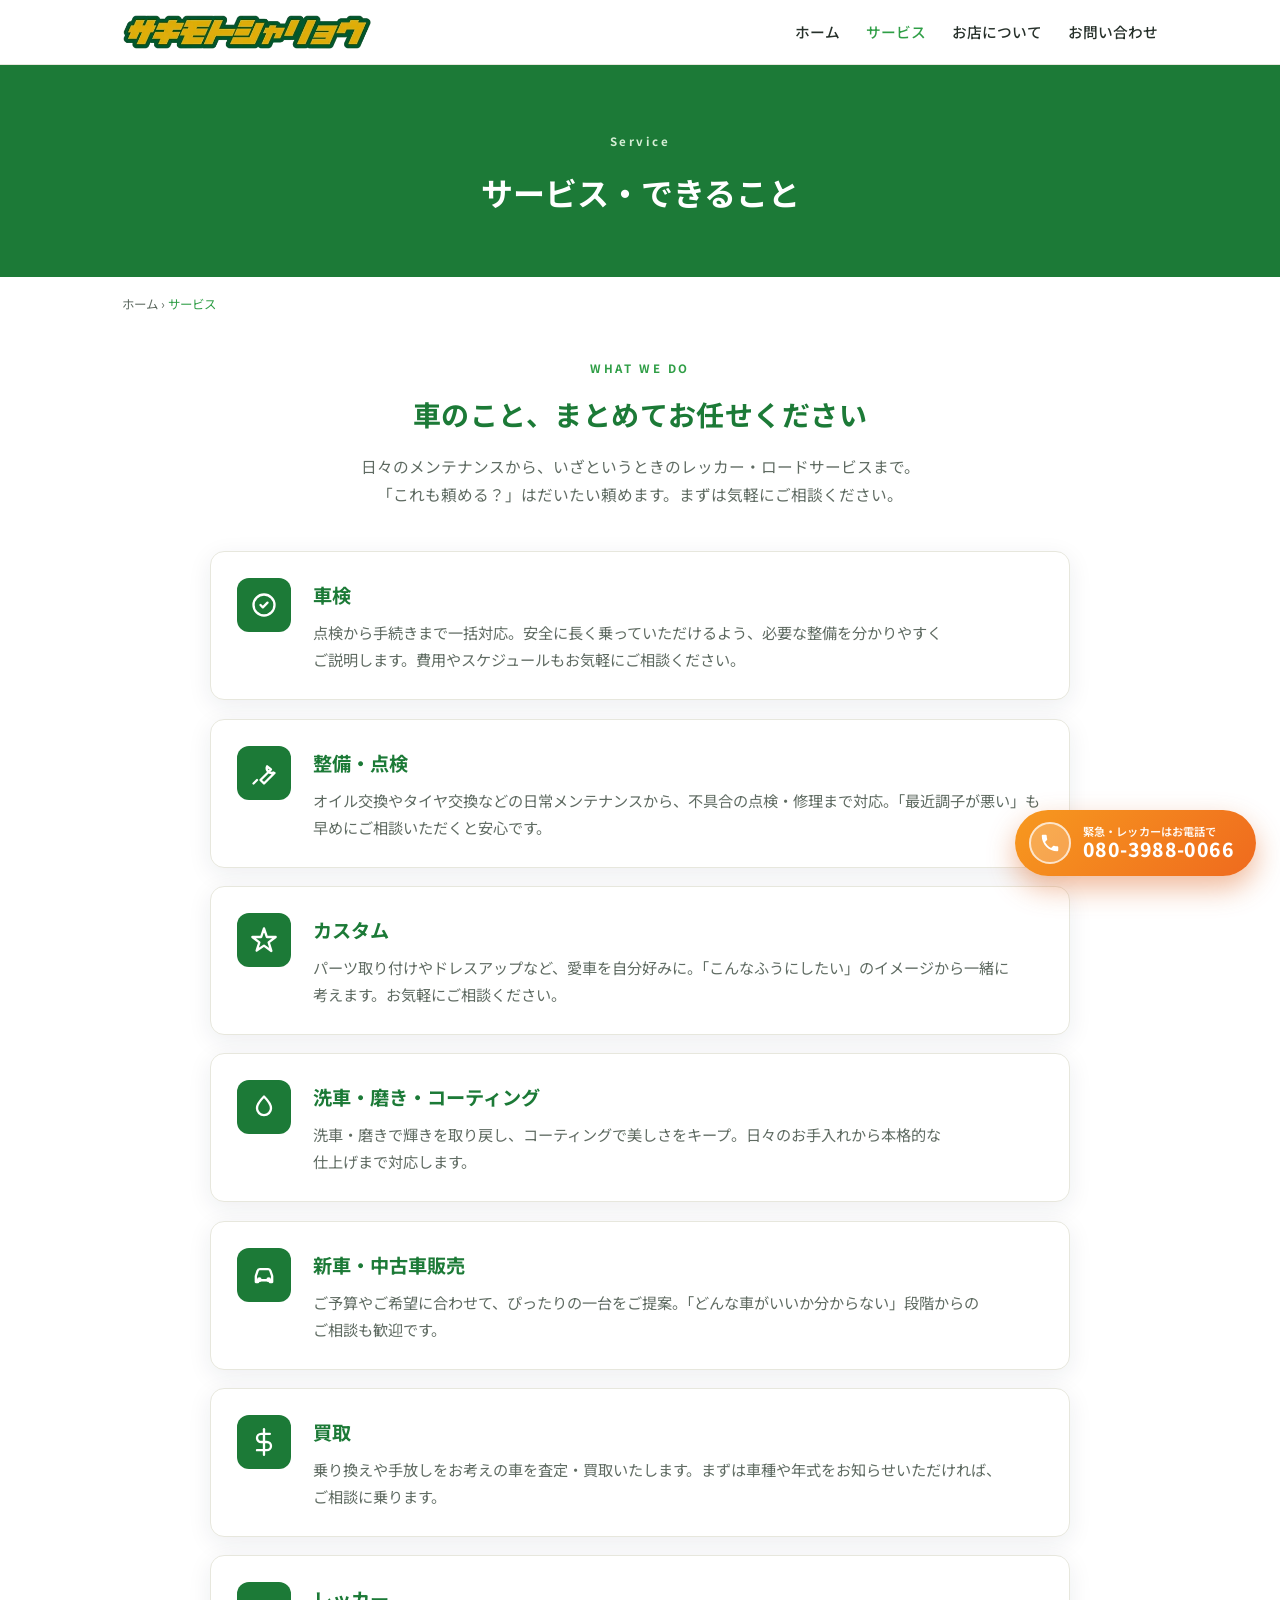
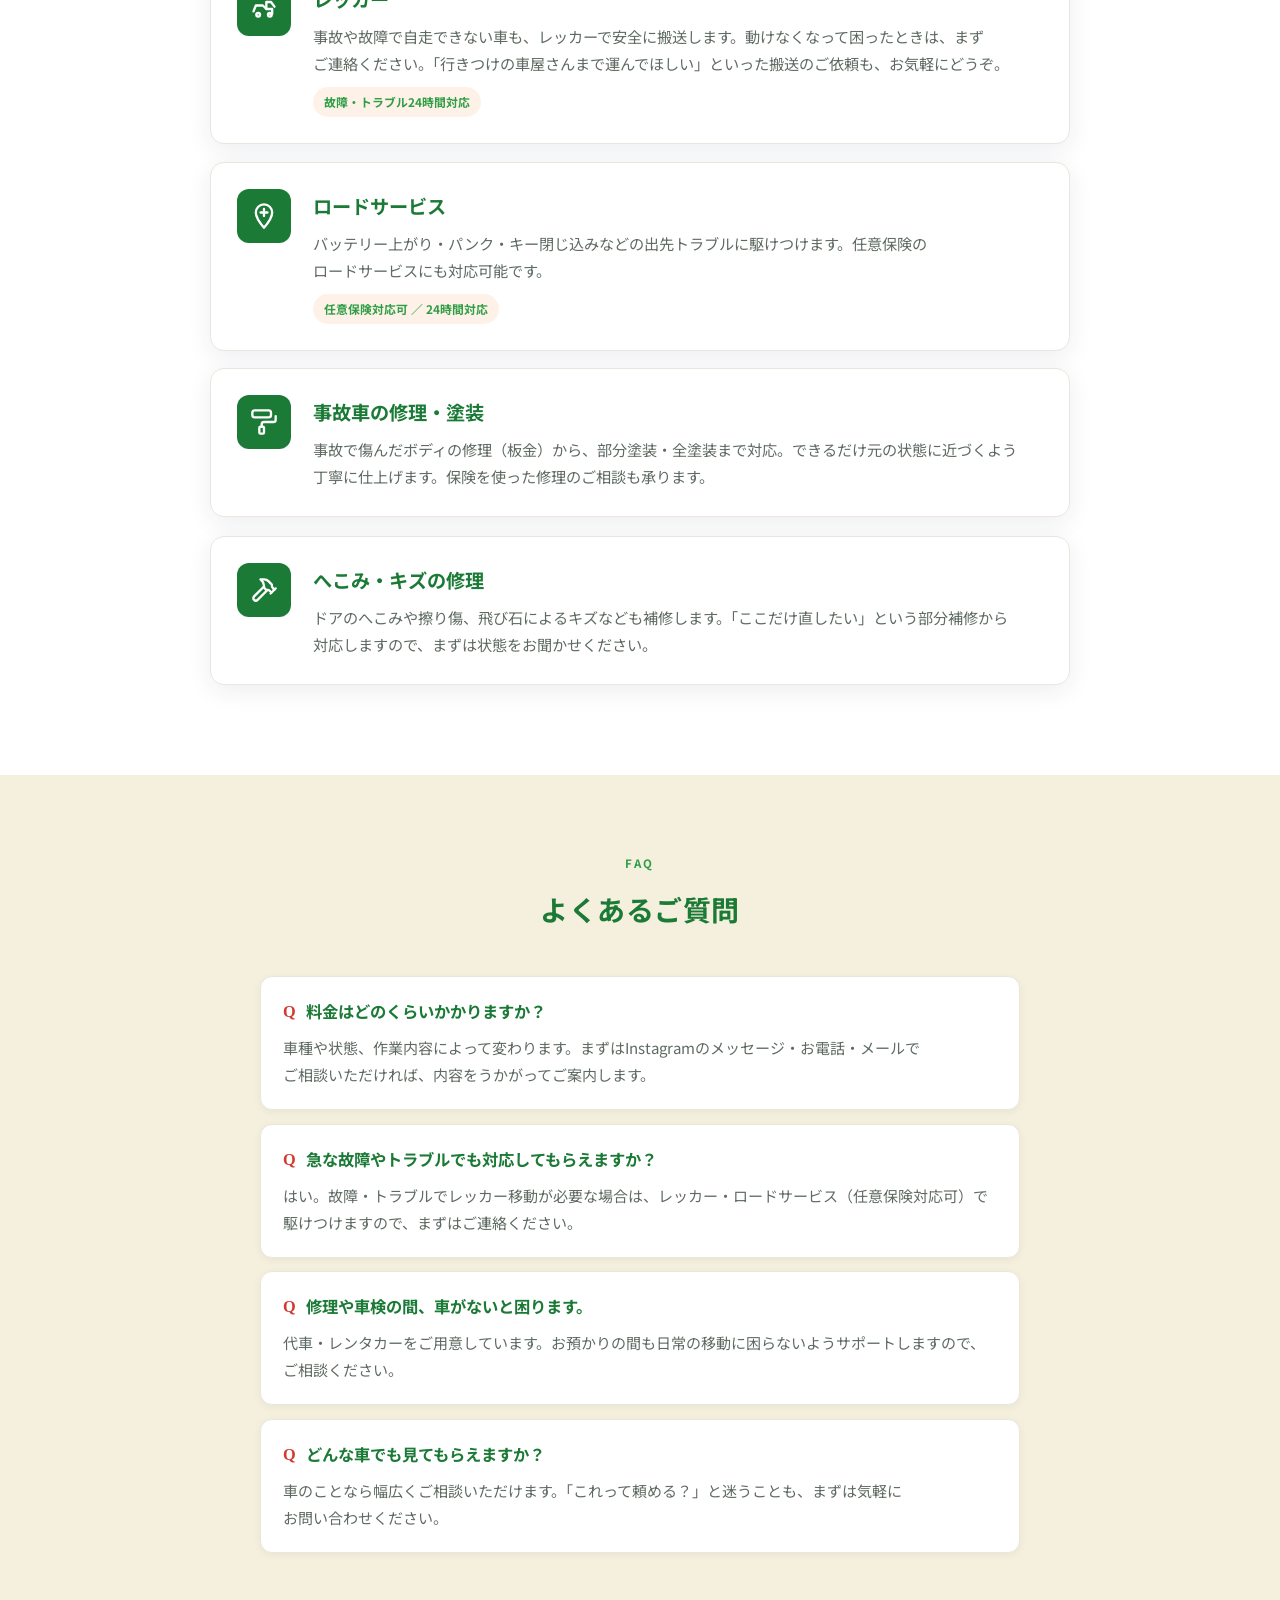
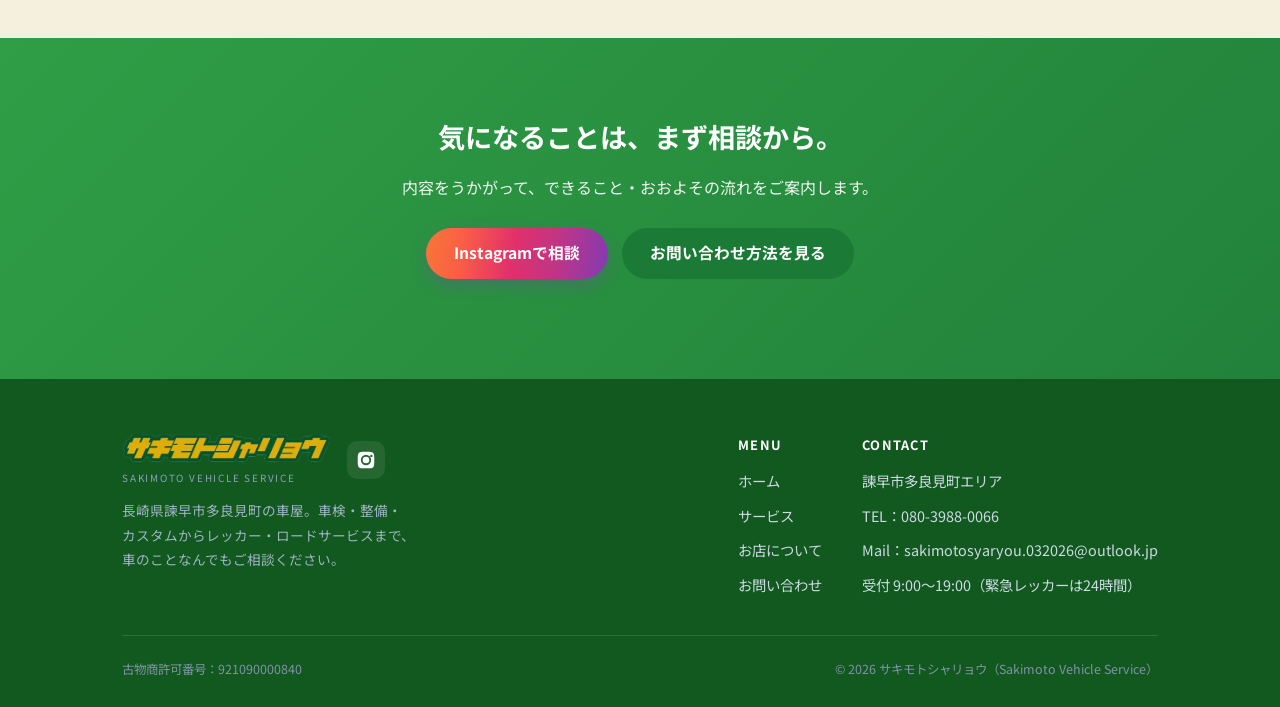
<file: service.html>
<!DOCTYPE html>
<html lang="ja">
<head>
<meta charset="UTF-8">
<meta name="viewport" content="width=device-width, initial-scale=1.0">
<title>サービス・できること｜サキモトシャリョウ（長崎県諫早市の車屋）</title>
<meta name="description" content="サキモトシャリョウのサービス一覧。車検・整備点検・カスタム・洗車磨きコーティング・新車中古車販売・買取・レッカー・ロードサービス（任意保険対応可）・事故車修理塗装・へこみキズ修理。長崎県諫早市で車のことをまとめてご相談いただけます。故障・トラブルは24時間対応。">
<link rel="canonical" href="https://sakimoto-vehicle-serv.com/service.html">
<link rel="icon" href="favicon.svg" type="image/svg+xml">
<link rel="apple-touch-icon" href="apple-touch-icon.png">
<meta property="og:type" content="website">
<meta property="og:url" content="https://sakimoto-vehicle-serv.com/service.html">
<meta property="og:site_name" content="サキモトシャリョウ">
<meta property="og:title" content="サービス・できること｜サキモトシャリョウ">
<meta property="og:description" content="車検・整備・カスタム・洗車磨きコーティング・販売・買取・レッカー・ロードサービスまで。長崎県諫早市の車屋。">
<meta property="og:image" content="https://sakimoto-vehicle-serv.com/og-image.jpg">
<meta name="twitter:card" content="summary_large_image">
<link rel="preconnect" href="https://fonts.googleapis.com">
<link rel="preconnect" href="https://fonts.gstatic.com" crossorigin>
<link href="https://fonts.googleapis.com/css2?family=Noto+Sans+JP:wght@400;700;800&display=swap" rel="stylesheet">
<link rel="stylesheet" href="style.css">
<script>document.documentElement.classList.add('has-reveal')</script>
<script>try{if(sessionStorage.getItem('pl-nav')==='1')document.documentElement.classList.add('pl-arriving')}catch(e){}</script>
<style>#page-loader{position:fixed;inset:0;z-index:10000;opacity:0;visibility:hidden}</style>
</head>
<body>

<div id="page-loader" aria-hidden="true">
  <img class="pl-logo" src="logo-text.webp" alt="">
  <img class="pl-truck" src="truck.webp" alt="" width="1073" height="279" fetchpriority="high">
</div>

<header class="site-header">
  <div class="container header-inner">
    <a class="brand" href="index.html">
      <img class="brand-logo" src="logo.webp" alt="サキモトシャリョウ｜Car &amp; Motorcycle Rescue" width="210" height="35">
    </a>
    <button class="nav-toggle" aria-label="メニューを開く" aria-expanded="false" onclick="this.nextElementSibling.classList.toggle('open');var e=this.getAttribute('aria-expanded')==='true';this.setAttribute('aria-expanded',!e)">
      <span></span><span></span><span></span>
    </button>
    <nav class="nav" id="nav">
      <a href="index.html">ホーム</a>
      <a href="service.html" class="is-active">サービス</a>
      <a href="about.html">お店について</a>
      <a href="contact.html">お問い合わせ</a>
    </nav>
  </div>
</header>

<section class="page-hero reveal">
  <div class="container">
    <span class="ey">Service</span>
    <h1>サービス・できること</h1>
  </div>
</section>

<div class="container">
  <nav class="crumb" aria-label="パンくず">
    <a href="index.html">ホーム</a> › <span>サービス</span>
  </nav>
</div>

<section style="padding-top:20px">
  <div class="container">
    <div class="section-head reveal">
      <span class="ey">What we do</span>
      <h2>車のこと、まとめてお任せください</h2>
      <p><span class="nb">日々のメンテナンスから、</span><span class="nb">いざというときの</span><span class="nb">レッカー・ロードサービスまで。</span><span class="nb">「これも頼める？」はだいたい頼めます。</span><span class="nb">まずは気軽にご相談ください。</span></p>
    </div>

    <div class="svc-block reveal rev-r">
      <div class="svc-ic"><svg viewBox="0 0 24 24" fill="none" stroke="currentColor" stroke-width="2" stroke-linecap="round" stroke-linejoin="round"><path d="M9 12l2 2 4-4"/><path d="M21 12a9 9 0 1 1-18 0 9 9 0 0 1 18 0z"/></svg></div>
      <div>
        <h3>車検</h3>
        <p>点検から手続きまで一括対応。安全に長く乗っていただけるよう、必要な整備を分かりやすくご説明します。費用やスケジュールもお気軽にご相談ください。</p>
      </div>
    </div>

    <div class="svc-block reveal rev-l">
      <div class="svc-ic"><svg viewBox="0 0 24 24" fill="none" stroke="currentColor" stroke-width="2" stroke-linecap="round" stroke-linejoin="round"><path d="M14.7 6.3a4 4 0 0 0 5.3 5.3L21 12l-9 9-3-3 9-9z"/><path d="M6 18l-3 3"/></svg></div>
      <div>
        <h3>整備・点検</h3>
        <p>オイル交換やタイヤ交換などの日常メンテナンスから、不具合の点検・修理まで対応。「最近調子が悪い」も早めにご相談いただくと安心です。</p>
      </div>
    </div>

    <div class="svc-block reveal rev-r">
      <div class="svc-ic"><svg viewBox="0 0 24 24" fill="none" stroke="currentColor" stroke-width="2" stroke-linecap="round" stroke-linejoin="round"><path d="M12 2l2.4 7.4H22l-6 4.6 2.3 7.4-6.3-4.6L5.7 21 8 14 2 9.4h7.6z"/></svg></div>
      <div>
        <h3>カスタム</h3>
        <p>パーツ取り付けやドレスアップなど、愛車を自分好みに。「こんなふうにしたい」のイメージから一緒に考えます。お気軽にご相談ください。</p>
      </div>
    </div>

    <div class="svc-block reveal rev-l">
      <div class="svc-ic"><svg viewBox="0 0 24 24" fill="none" stroke="currentColor" stroke-width="2" stroke-linecap="round" stroke-linejoin="round"><path d="M12 3c4 4 6 7 6 10a6 6 0 1 1-12 0c0-3 2-6 6-10z"/></svg></div>
      <div>
        <h3>洗車・磨き・コーティング</h3>
        <p>洗車・磨きで輝きを取り戻し、コーティングで美しさをキープ。日々のお手入れから本格的な仕上げまで対応します。</p>
      </div>
    </div>

    <div class="svc-block reveal rev-r">
      <div class="svc-ic"><svg viewBox="0 0 24 24" fill="none" stroke="currentColor" stroke-width="2" stroke-linecap="round" stroke-linejoin="round"><path d="M5 13l1.5-4.5A2 2 0 0 1 8.4 7h7.2a2 2 0 0 1 1.9 1.5L19 13v5h-2v-1.5H7V18H5z"/><circle cx="8" cy="16" r="1"/><circle cx="16" cy="16" r="1"/></svg></div>
      <div>
        <h3>新車・中古車販売</h3>
        <p>ご予算やご希望に合わせて、ぴったりの一台をご提案。「どんな車がいいか分からない」段階からのご相談も歓迎です。</p>
      </div>
    </div>

    <div class="svc-block reveal rev-l">
      <div class="svc-ic"><svg viewBox="0 0 24 24" fill="none" stroke="currentColor" stroke-width="2" stroke-linecap="round" stroke-linejoin="round"><path d="M12 1v22"/><path d="M17 5H9.5a3.5 3.5 0 0 0 0 7h5a3.5 3.5 0 0 1 0 7H6"/></svg></div>
      <div>
        <h3>買取</h3>
        <p>乗り換えや手放しをお考えの車を査定・買取いたします。まずは車種や年式をお知らせいただければ、ご相談に乗ります。</p>
      </div>
    </div>

    <div class="svc-block reveal rev-r">
      <div class="svc-ic"><svg viewBox="0 0 24 24" fill="none" stroke="currentColor" stroke-width="2" stroke-linecap="round" stroke-linejoin="round"><path d="M3 14l2-5h6l3 3h5v4h-2"/><circle cx="7" cy="17" r="1.6"/><circle cx="17" cy="17" r="1.6"/><path d="M14 12V6h4l3 4"/></svg></div>
      <div>
        <h3>レッカー</h3>
        <p>事故や故障で自走できない車も、レッカーで安全に搬送します。動けなくなって困ったときは、まずご連絡ください。「行きつけの車屋さんまで運んでほしい」といった搬送のご依頼も、お気軽にどうぞ。</p>
        <span class="tag">故障・トラブル24時間対応</span>
      </div>
    </div>

    <div class="svc-block reveal rev-l">
      <div class="svc-ic"><svg viewBox="0 0 24 24" fill="none" stroke="currentColor" stroke-width="2" stroke-linecap="round" stroke-linejoin="round"><path d="M12 2a7 7 0 0 0-7 7c0 5 7 13 7 13s7-8 7-13a7 7 0 0 0-7-7z"/><path d="M9 9h6"/><path d="M12 6v6"/></svg></div>
      <div>
        <h3>ロードサービス</h3>
        <p>バッテリー上がり・パンク・キー閉じ込みなどの出先トラブルに駆けつけます。任意保険のロードサービスにも対応可能です。</p>
        <span class="tag">任意保険対応可 ／ 24時間対応</span>
      </div>
    </div>

    <div class="svc-block reveal rev-r">
      <div class="svc-ic"><svg viewBox="0 0 24 24" fill="none" stroke="currentColor" stroke-width="2" stroke-linecap="round" stroke-linejoin="round"><rect width="16" height="6" x="2" y="2" rx="2"/><path d="M10 16v-2a2 2 0 0 1 2-2h8a2 2 0 0 0 2-2V7"/><rect width="4" height="6" x="8" y="16" rx="1"/></svg></div>
      <div>
        <h3>事故車の修理・塗装</h3>
        <p>事故で傷んだボディの修理（板金）から、部分塗装・全塗装まで対応。できるだけ元の状態に近づくよう丁寧に仕上げます。保険を使った修理のご相談も承ります。</p>
      </div>
    </div>

    <div class="svc-block reveal rev-l">
      <div class="svc-ic"><svg viewBox="0 0 24 24" fill="none" stroke="currentColor" stroke-width="2" stroke-linecap="round" stroke-linejoin="round"><path d="m15 12-8.5 8.5a2.12 2.12 0 0 1-3-3L12 9"/><path d="M17.64 15 22 10.64"/><path d="m20.91 11.7-1.25-1.25c-.6-.6-.93-1.4-.93-2.25v-.86L16.01 4.6a5.56 5.56 0 0 0-3.94-1.64H9l.92.82A6.18 6.18 0 0 1 12 8.4v1.56l2 2h.86c.85 0 1.65.33 2.25.93l1.25 1.25"/></svg></div>
      <div>
        <h3>へこみ・キズの修理</h3>
        <p>ドアのへこみや擦り傷、飛び石によるキズなども補修します。「ここだけ直したい」という部分補修から対応しますので、まずは状態をお聞かせください。</p>
      </div>
    </div>

  </div>
</section>

<!-- FAQ -->
<section class="bg-soft">
  <div class="container">
    <div class="section-head reveal">
      <span class="ey">FAQ</span>
      <h2>よくあるご質問</h2>
    </div>
    <div style="max-width:760px;margin:0 auto">
      <div class="faq-item reveal">
        <h3>料金はどのくらいかかりますか？</h3>
        <p>車種や状態、作業内容によって変わります。まずはInstagramのメッセージ・お電話・メールでご相談いただければ、内容をうかがってご案内します。</p>
      </div>
      <div class="faq-item reveal">
        <h3>急な故障やトラブルでも対応してもらえますか？</h3>
        <p>はい。故障・トラブルでレッカー移動が必要な場合は、レッカー・ロードサービス（任意保険対応可）で駆けつけますので、まずはご連絡ください。</p>
      </div>
      <div class="faq-item reveal">
        <h3>修理や車検の間、車がないと困ります。</h3>
        <p>代車・レンタカーをご用意しています。お預かりの間も日常の移動に困らないようサポートしますので、ご相談ください。</p>
      </div>
      <div class="faq-item reveal">
        <h3>どんな車でも見てもらえますか？</h3>
        <p>車のことなら幅広くご相談いただけます。「これって頼める？」と迷うことも、まずは気軽にお問い合わせください。</p>
      </div>
    </div>
  </div>
</section>

<!-- CTA -->
<section class="cta-band reveal">
  <div class="container">
    <h2>気になることは、まず相談から。</h2>
    <p><span class="nb">内容をうかがって、</span><span class="nb">できること・おおよその流れを</span><span class="nb">ご案内します。</span></p>
    <div class="hero-actions">
      <a class="btn btn-ig" href="https://www.instagram.com/sakimoto_vehicleserv/" target="_blank" rel="noopener">Instagramで相談</a>
      <a class="btn btn-navy" href="contact.html">お問い合わせ方法を見る</a>
    </div>
  </div>
</section>

<footer class="site-footer">
  <div class="container">
    <div class="footer-top">
      <div class="footer-brand">
        <div class="fb-head">
          <div>
            <img class="footer-logo" src="logo.webp" alt="サキモトシャリョウ" width="200" height="29">
            <div class="brand-en">Sakimoto Vehicle Service</div>
          </div>
          <div class="footer-social">
          <a href="https://www.instagram.com/sakimoto_vehicleserv/" target="_blank" rel="noopener" aria-label="Instagram">
            <svg viewBox="0 0 24 24" fill="currentColor" aria-hidden="true"><path d="M12 2.2c3.2 0 3.6 0 4.9.1 1.2.1 1.8.3 2.2.4.6.2 1 .5 1.4.9.4.4.7.8.9 1.4.2.5.4 1.1.4 2.2.1 1.3.1 1.7.1 4.9s0 3.6-.1 4.9c-.1 1.2-.3 1.8-.4 2.2-.2.6-.5 1-.9 1.4-.4.4-.8.7-1.4.9-.5.2-1.1.4-2.2.4-1.3.1-1.7.1-4.9.1s-3.6 0-4.9-.1c-1.2-.1-1.8-.3-2.2-.4-.6-.2-1-.5-1.4-.9-.4-.4-.7-.8-.9-1.4-.2-.5-.4-1.1-.4-2.2-.1-1.3-.1-1.7-.1-4.9s0-3.6.1-4.9c.1-1.2.3-1.8.4-2.2.2-.6.5-1 .9-1.4.4-.4.8-.7 1.4-.9.5-.2 1.1-.4 2.2-.4C8.4 2.2 8.8 2.2 12 2.2zm0 3.6a6.2 6.2 0 1 0 0 12.4 6.2 6.2 0 0 0 0-12.4zm0 10.2a4 4 0 1 1 0-8 4 4 0 0 1 0 8zM18.4 5.6a1.4 1.4 0 1 0 0 2.9 1.4 1.4 0 0 0 0-2.9z"/></svg>
          </a>
        </div>
        </div>
        <p>長崎県諫早市多良見町の車屋。車検・整備・カスタムからレッカー・ロードサービスまで、車のことなんでもご相談ください。</p>
      </div>
      <div class="footer-nav">
        <div>
          <h4>MENU</h4>
          <ul>
            <li><a href="index.html">ホーム</a></li>
            <li><a href="service.html">サービス</a></li>
            <li><a href="about.html">お店について</a></li>
            <li><a href="contact.html">お問い合わせ</a></li>
          </ul>
        </div>
        <div>
          <h4>CONTACT</h4>
          <ul>
            <li>諫早市多良見町エリア</li>
            <li>TEL：080-3988-0066</li>
            <li>Mail：<a href="mailto:sakimotosyaryou.032026@outlook.jp"><span class="nb">sakimotosyaryou.032026@outlook.jp</span></a></li>
            <li>受付 9:00〜19:00（緊急レッカーは24時間）</li>
          </ul>
        </div>
      </div>
    </div>
    <div class="footer-bottom">
      <span>古物商許可番号：921090000840</span>
      <span>© 2026 サキモトシャリョウ（Sakimoto Vehicle Service）</span>
    </div>
  </div>
</footer>

<div class="mobile-cta">
  <a class="m-tel" href="tel:080-3988-0066" aria-label="電話でお問い合わせ">
    <svg viewBox="0 0 24 24" fill="currentColor" aria-hidden="true"><path d="M6.6 10.8c1.4 2.8 3.8 5.2 6.6 6.6l2.2-2.2c.3-.3.7-.4 1-.2 1.1.4 2.3.6 3.6.6.6 0 1 .4 1 1V20c0 .6-.4 1-1 1C10.6 21 3 13.4 3 4c0-.6.4-1 1-1h3.4c.6 0 1 .4 1 1 0 1.2.2 2.4.6 3.6.1.4 0 .8-.3 1z"/></svg>電話する
  </a>
  <a class="m-ig" href="https://www.instagram.com/sakimoto_vehicleserv/" target="_blank" rel="noopener" aria-label="Instagramで問い合わせ">
    <svg viewBox="0 0 24 24" fill="currentColor" aria-hidden="true"><path d="M12 2.2c3.2 0 3.6 0 4.9.1 1.2.1 1.8.3 2.2.4.6.2 1 .5 1.4.9.4.4.7.8.9 1.4.2.5.4 1.1.4 2.2.1 1.3.1 1.7.1 4.9s0 3.6-.1 4.9c-.1 1.2-.3 1.8-.4 2.2-.2.6-.5 1-.9 1.4-.4.4-.8.7-1.4.9-.5.2-1.1.4-2.2.4-1.3.1-1.7.1-4.9.1s-3.6 0-4.9-.1c-1.2-.1-1.8-.3-2.2-.4-.6-.2-1-.5-1.4-.9-.4-.4-.7-.8-.9-1.4-.2-.5-.4-1.1-.4-2.2-.1-1.3-.1-1.7-.1-4.9s0-3.6.1-4.9c.1-1.2.3-1.8.4-2.2.2-.6.5-1 .9-1.4.4-.4.8-.7 1.4-.9.5-.2 1.1-.4 2.2-.4C8.4 2.2 8.8 2.2 12 2.2zm0 3.6a6.2 6.2 0 1 0 0 12.4 6.2 6.2 0 0 0 0-12.4zm0 10.2a4 4 0 1 1 0-8 4 4 0 0 1 0 8zM18.4 5.6a1.4 1.4 0 1 0 0 2.9 1.4 1.4 0 0 0 0-2.9z"/></svg>Instagram
  </a>
</div>

<!-- PC追従: 電話CTA（右下固定） -->
<a class="phone-fab" href="tel:080-3988-0066" aria-label="電話でお問い合わせ 080-3988-0066">
  <span class="phone-fab-ic"><svg viewBox="0 0 24 24" fill="currentColor" aria-hidden="true"><path d="M6.6 10.8c1.4 2.8 3.8 5.2 6.6 6.6l2.2-2.2c.3-.3.7-.4 1-.2 1.1.4 2.3.6 3.6.6.6 0 1 .4 1 1V20c0 .6-.4 1-1 1C10.6 21 3 13.4 3 4c0-.6.4-1 1-1h3.4c.6 0 1 .4 1 1 0 1.2.2 2.4.6 3.6.1.4 0 .8-.3 1z"/></svg></span>
  <span class="phone-fab-txt"><small>緊急・レッカーはお電話で</small><b>080-3988-0066</b></span>
</a>

<!-- 構造化データ: パンくず + FAQ -->
<script type="application/ld+json">
{
  "@context": "https://schema.org",
  "@type": "BreadcrumbList",
  "itemListElement": [
    {"@type": "ListItem", "position": 1, "name": "ホーム", "item": "https://sakimoto-vehicle-serv.com/"},
    {"@type": "ListItem", "position": 2, "name": "サービス", "item": "https://sakimoto-vehicle-serv.com/service.html"}
  ]
}
</script>
<script type="application/ld+json">
{
  "@context": "https://schema.org",
  "@type": "FAQPage",
  "mainEntity": [
    {"@type": "Question", "name": "料金はどのくらいかかりますか？", "acceptedAnswer": {"@type": "Answer", "text": "車種や状態、作業内容によって変わります。Instagramのメッセージ・お電話・メールでご相談いただければ、内容をうかがってご案内します。"}},
    {"@type": "Question", "name": "急な故障やトラブルでも対応してもらえますか？", "acceptedAnswer": {"@type": "Answer", "text": "はい。故障・トラブルでレッカー移動が必要な場合は、レッカー・ロードサービス（任意保険対応可）で駆けつけます。"}},
    {"@type": "Question", "name": "修理や車検の間、車がないと困ります。", "acceptedAnswer": {"@type": "Answer", "text": "代車・レンタカーをご用意しています。お預かりの間も日常の移動に困らないようサポートします。"}},
    {"@type": "Question", "name": "どんな車でも見てもらえますか？", "acceptedAnswer": {"@type": "Answer", "text": "車のことなら幅広くご相談いただけます。迷うこともまずは気軽にお問い合わせください。"}}
  ]
}
</script>

<script src="reveal.js"></script>
<script src="transition.js"></script>
</body>
</html>
</file>
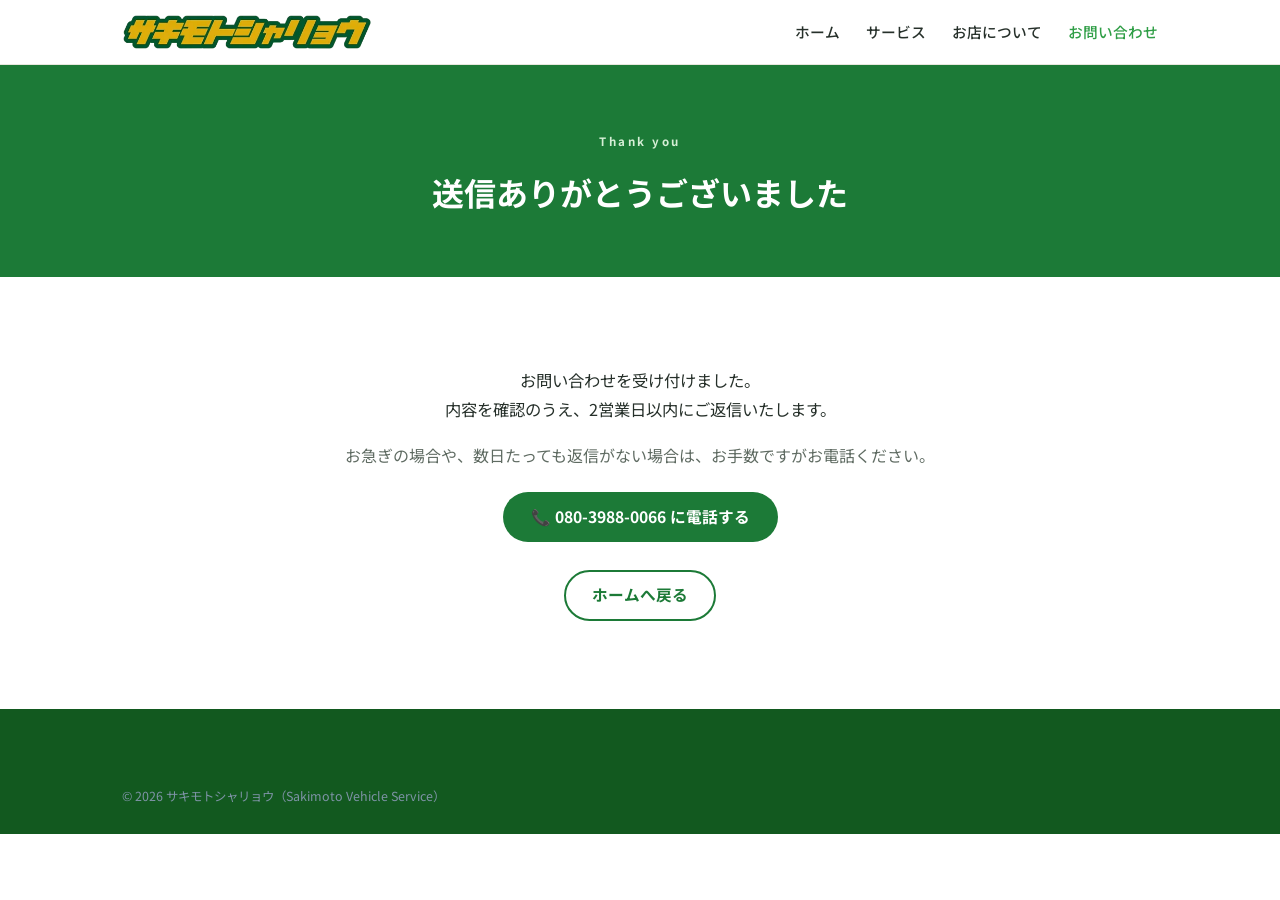
<file: thanks.html>
<!DOCTYPE html>
<html lang="ja">
<head>
<meta charset="UTF-8">
<meta name="viewport" content="width=device-width, initial-scale=1.0">
<title>送信ありがとうございました｜サキモトシャリョウ</title>
<meta name="robots" content="noindex">
<link rel="icon" href="favicon.svg" type="image/svg+xml">
<link rel="apple-touch-icon" href="apple-touch-icon.png">
<link rel="preconnect" href="https://fonts.googleapis.com">
<link rel="preconnect" href="https://fonts.gstatic.com" crossorigin>
<link href="https://fonts.googleapis.com/css2?family=Noto+Sans+JP:wght@400;700;800&display=swap" rel="stylesheet">
<link rel="stylesheet" href="style.css">
</head>
<body>

<header class="site-header">
  <div class="container header-inner">
    <a class="brand" href="index.html">
      <img class="brand-logo" src="logo.webp" alt="サキモトシャリョウ" width="210" height="35">
    </a>
    <nav class="nav" id="nav">
      <a href="index.html">ホーム</a>
      <a href="service.html">サービス</a>
      <a href="about.html">お店について</a>
      <a href="contact.html" class="is-active">お問い合わせ</a>
    </nav>
  </div>
</header>

<section class="page-hero">
  <div class="container">
    <span class="ey">Thank you</span>
    <h1>送信ありがとうございました</h1>
  </div>
</section>

<section>
  <div class="container" style="max-width:640px;text-align:center">
    <p style="font-size:1.02rem">お問い合わせを受け付けました。<br><span class="nb">内容を確認のうえ、</span><span class="nb">2営業日以内にご返信いたします。</span></p>
    <p style="color:var(--gray)"><span class="nb">お急ぎの場合や、</span><span class="nb">数日たっても返信がない場合は、</span><span class="nb">お手数ですがお電話ください。</span></p>
    <p style="margin:22px 0"><a class="btn btn-navy" href="tel:080-3988-0066">📞 080-3988-0066 に電話する</a></p>
    <p style="margin-top:28px"><a class="btn btn-ghost" href="index.html">ホームへ戻る</a></p>
  </div>
</section>

<footer class="site-footer">
  <div class="container">
    <div class="footer-bottom" style="border:0">
      <span>© 2026 サキモトシャリョウ（Sakimoto Vehicle Service）</span>
    </div>
  </div>
</footer>

</body>
</html>
</file>
<file: style.css>
/* =========================================================
   サキモトシャリョウ  共通スタイル
   配色: 信頼のグリーン + ゴールドのアクセント / クリームベース
   ========================================================= */

:root{
  --navy:#1c7a37;
  --navy-d:#12591f;
  --accent:#2f9e46;
  --accent-d:#22813a;
  --red:#d23a2e;
  --red-d:#b22a20;
  --ink:#26302a;
  --gray:#5f6b62;
  --line:#e7e7dd;
  --bg:#ffffff;
  --bg-soft:#f5efdd;
  --radius:14px;
  --maxw:1080px;
  --shadow:0 6px 24px rgba(20,40,60,.08);
}

*{box-sizing:border-box}
html{scroll-behavior:smooth;overflow-x:clip}
body{
  margin:0;overflow-x:clip;
  font-family:"Noto Sans JP",-apple-system,BlinkMacSystemFont,"Segoe UI",Roboto,"Helvetica Neue",Arial,sans-serif;
  color:var(--ink);
  background:var(--bg);
  line-height:1.8;
  font-size:16px;
  -webkit-font-smoothing:antialiased;
  text-rendering:optimizeLegibility;
}
img{max-width:100%;display:block}
a{color:inherit;text-decoration:none}
.nb{display:inline-block}
.pc-br{display:inline}

.container{width:100%;max-width:var(--maxw);margin:0 auto;padding:0 22px}

/* ---------- ヘッダー ---------- */
.site-header{
  position:sticky;top:0;z-index:100;
  background:rgba(255,255,255,.92);
  backdrop-filter:saturate(180%) blur(8px);
  border-bottom:1px solid var(--line);
}
.header-inner{display:flex;align-items:center;justify-content:space-between;height:64px}
.brand{display:flex;align-items:center;gap:10px;line-height:1.1}
.brand .logo-mark{
  width:38px;height:38px;border-radius:9px;flex-shrink:0;
  background:linear-gradient(135deg,var(--navy),var(--navy-d));
  display:flex;align-items:center;justify-content:center;
  color:#fff;font-weight:800;font-family:Georgia,serif;font-size:18px;
}
.brand .brand-text{display:flex;flex-direction:column}
.brand .brand-jp{font-weight:800;font-size:1.02rem;letter-spacing:.04em;color:var(--navy)}
.brand .brand-en{font-size:.6rem;letter-spacing:.18em;color:var(--gray);text-transform:uppercase}

.nav{display:flex;align-items:center;gap:26px}
.nav a{font-size:.92rem;font-weight:500;color:var(--ink);transition:color .15s}
.nav a:hover,.nav a.is-active{color:var(--accent)}
.nav .nav-cta{
  background:var(--accent);color:#fff;padding:9px 16px;border-radius:999px;
  font-weight:700;font-size:.85rem;
}
.nav .nav-cta:hover{background:var(--accent-d);color:#fff}

.nav-toggle{display:none;background:none;border:none;cursor:pointer;padding:6px}
.nav-toggle span{display:block;width:24px;height:2px;background:var(--navy);margin:5px 0;transition:.2s}

/* ---------- ボタン ---------- */
.btn{
  display:inline-flex;align-items:center;justify-content:center;gap:9px;
  padding:14px 26px;border-radius:999px;font-weight:700;font-size:.98rem;
  line-height:1.2;white-space:nowrap;transition:transform .12s,background .15s,box-shadow .15s;
  border:2px solid transparent;cursor:pointer;
}
.btn:hover{transform:translateY(-1px)}
.btn-primary{background:var(--accent);color:#fff;box-shadow:0 6px 16px rgba(28,122,55,.28)}
.btn-primary:hover{background:var(--accent-d);color:#fff}
.btn-navy{background:var(--navy);color:#fff}
.btn-navy:hover{background:var(--navy-d);color:#fff}
.btn-ghost{background:#fff;color:var(--navy);border-color:var(--navy)}
.btn-ghost:hover{background:var(--navy);color:#fff}
/* Instagram用ボタン（インスタ風グラデ） */
.btn-ig{background:linear-gradient(100deg,#f77737 0%,#fa5f45 20%,#e1306c 48%,#c13584 70%,#833ab4 100%);background-origin:border-box;color:#fff;border-color:transparent;box-shadow:0 6px 16px rgba(131,58,180,.32)}
.btn-ig:hover{color:#fff;filter:brightness(1.05) saturate(1.05);box-shadow:0 9px 22px rgba(131,58,180,.44)}
.btn .ic{width:20px;height:20px;flex-shrink:0}

/* ---------- セクション共通 ---------- */
section{padding:clamp(42px,7vw,72px) 0}
.section-head{text-align:center;margin-bottom:42px}
.section-head .ey{
  display:inline-block;font-size:.72rem;letter-spacing:.22em;font-weight:700;
  color:var(--accent);text-transform:uppercase;margin-bottom:10px;
}
.section-head h2{font-size:clamp(1.3rem,4.6vw,1.75rem);margin:0;color:var(--navy);letter-spacing:.02em;text-wrap:balance}
.section-head p{color:var(--gray);margin:14px auto 0;max-width:640px;font-size:.98rem;text-wrap:balance}
.bg-soft{background:var(--bg-soft)}

/* ---------- ヒーロー ---------- */
.hero{
  position:relative;color:#fff;overflow:hidden;
  background:linear-gradient(135deg,var(--navy) 0%,var(--navy-d) 70%);
}
.hero::after{
  content:"";position:absolute;right:-120px;top:-80px;width:420px;height:420px;
  background:radial-gradient(circle,rgba(47,158,70,.32),transparent 70%);
}

/* ===== ヒーロー写真スライドショー（背面固定＋暗フィルター・indexのみ） ===== */
.hero-bg{position:fixed;inset:0;z-index:-1;overflow:hidden;background:#0c1a0f}
.hero-bg .hero-slide{position:absolute;inset:0;opacity:0;transition:opacity 1.4s ease}
.hero-bg .hero-slide.is-active{opacity:1}
.hero-bg .hero-slide::after{content:"";position:absolute;inset:0;background-image:var(--img);background-size:cover;background-position:center;background-repeat:no-repeat}
.hero-bg .hero-bg-mask{position:absolute;inset:0;background:rgba(0,0,0,.5)}
/* スマホは縦写真1枚（横スライドは隠す） */
@media(max-width:840px){
  .hero-bg{background-image:url('heroM.webp');background-size:cover;background-position:center}
  .hero-bg .hero-slide{display:none}
}
/* indexだけ: bodyを透過して背面の写真を見せ、ヒーロー以下はラッパーで覆う */
html.hero-photo{background:#fff}
html.hero-photo body{background:transparent}
html.hero-photo .hero{background:transparent}
html.hero-photo .hero::after{display:none}
.below-hero{position:relative;z-index:1;background:#fff}
/* 写真の上で読みやすく */
html.hero-photo .hero h1,html.hero-photo .hero p.lead,html.hero-photo .hero .ey{text-shadow:0 2px 14px rgba(0,0,0,.5)}
@media (prefers-reduced-motion: reduce){
  .hero-bg .hero-slide{transition:none}
}
.hero-inner{position:relative;z-index:1;padding:52px 0 56px;max-width:760px}
.hero .ey{
  display:inline-block;font-size:.74rem;letter-spacing:.2em;font-weight:700;
  color:#d6efd6;margin-bottom:18px;
}
.hero h1{font-size:clamp(1.55rem,6.2vw,2.5rem);line-height:1.45;margin:0 0 20px;letter-spacing:.02em}
.hero h1 .hl{color:#ffe08a}
.hero p.lead{font-size:clamp(.95rem,2.7vw,1.05rem);color:#e7f1e6;margin:0 0 34px;max-width:none;text-wrap:pretty}
.hero-actions{display:flex;flex-wrap:wrap;gap:14px}
.hero-badges{display:flex;flex-wrap:wrap;gap:10px;margin-top:30px}
.hero-badges span{
  font-size:.78rem;font-weight:600;background:rgba(255,255,255,.12);
  border:1px solid rgba(255,255,255,.22);padding:6px 13px;border-radius:999px;
}

/* ---------- サービス・カード ---------- */
.grid{display:grid;gap:20px}
.grid-3{grid-template-columns:repeat(3,1fr)}
.grid-2{grid-template-columns:repeat(2,1fr)}
.card{
  background:#fff;border:1px solid var(--line);border-radius:var(--radius);
  padding:26px 24px;box-shadow:var(--shadow);transition:transform .15s,box-shadow .15s;
}
.card:hover{transform:translateY(-3px);box-shadow:0 12px 30px rgba(20,40,60,.12)}
.card .card-ic{
  width:48px;height:48px;border-radius:11px;display:flex;align-items:center;justify-content:center;
  background:rgba(239,125,34,.12);color:var(--accent);margin-bottom:16px;
}
.card .card-ic svg{width:26px;height:26px}
.card h3{margin:0 0 10px;font-size:1.1rem;color:var(--navy);display:flex;align-items:center;justify-content:space-between;gap:12px;min-height:50px}
.card p{margin:0;color:var(--gray);font-size:.92rem}
.card .num{font-family:Georgia,serif;font-size:1.4rem;color:var(--accent);font-weight:700;display:block;margin-bottom:8px}

/* サービス一覧（チップ） */
.service-list{display:flex;flex-wrap:wrap;gap:12px;justify-content:center;margin-top:8px;padding:0}
.service-list li{
  list-style:none;background:#fff;border:1px solid var(--line);border-radius:999px;
  padding:11px 20px;font-weight:600;font-size:.95rem;color:var(--navy);
  display:flex;align-items:center;gap:9px;box-shadow:0 2px 8px rgba(20,40,60,.05);
}
.service-list li svg{width:19px;height:19px;color:var(--accent);flex-shrink:0}

/* サービス詳細ブロック */
.svc-block{
  display:flex;gap:22px;align-items:flex-start;background:#fff;border:1px solid var(--line);
  border-radius:var(--radius);padding:26px 26px;box-shadow:var(--shadow);margin:0 auto 18px;max-width:860px;
}
.svc-block .svc-ic{
  width:54px;height:54px;border-radius:12px;flex-shrink:0;display:flex;align-items:center;justify-content:center;
  background:var(--navy);color:#fff;
}
.svc-block .svc-ic svg{width:28px;height:28px}
.svc-block h3{margin:0 0 6px;font-size:1.2rem;color:var(--navy)}
.svc-block p{margin:0;color:var(--gray);font-size:.95rem}
.svc-block .tag{display:inline-block;margin-top:10px;font-size:.74rem;font-weight:700;color:var(--accent);background:rgba(239,125,34,.1);padding:4px 11px;border-radius:999px}

/* ---------- Instagram ---------- */
.ig-wrap{max-width:760px;margin:0 auto;text-align:center}
.ig-grid{display:grid;grid-template-columns:repeat(3,1fr);gap:12px;margin:8px 0 26px}
.ig-tile{
  position:relative;aspect-ratio:1/1;border-radius:12px;overflow:hidden;
  background:linear-gradient(135deg,#dfe6ee,#eef2f6);display:flex;align-items:center;justify-content:center;
  border:1px solid var(--line);
}
.ig-tile svg{width:30px;height:30px;color:#9fb0c0}
.ig-tile span{position:absolute;bottom:8px;left:8px;font-size:.62rem;color:#7d8c9b;font-weight:600}
.ig-note{font-size:.82rem;color:var(--gray);margin-top:6px}

/* ---------- アクセス / 情報テーブル ---------- */
.spec{width:100%;border-collapse:collapse;background:#fff;border-radius:var(--radius);overflow:hidden;border:1px solid var(--line)}
.spec th,.spec td{padding:15px 18px;text-align:left;vertical-align:top;border-top:1px solid var(--line);font-size:.95rem}
.spec tr:first-child th,.spec tr:first-child td{border-top:none}
.spec th{width:34%;background:var(--bg-soft);color:var(--navy);font-weight:700;white-space:nowrap}
.spec td{color:var(--gray)}
.map-frame{width:100%;height:340px;border:0;border-radius:var(--radius);margin-top:22px}

/* ---------- CTA バンド ---------- */
.cta-band{background:linear-gradient(135deg,var(--accent),var(--accent-d));color:#fff;text-align:center;padding:clamp(48px,7vw,74px) 0 clamp(64px,9.5vw,100px)}
.cta-band h2{font-size:clamp(1.35rem,4.4vw,1.7rem);margin:0 0 12px}
.cta-band p{margin:0 0 26px;color:#eef7ef;font-size:1rem;text-wrap:balance}
.cta-band .hero-actions{justify-content:center}
.cta-band .btn-ghost{background:#fff;color:var(--navy);border-color:#fff}
.cta-band .btn-ghost:hover{background:var(--navy);color:#fff;border-color:var(--navy)}
.cta-band .btn-navy{background:var(--navy)}

/* ---------- パンくず ---------- */
.crumb{font-size:.78rem;color:var(--gray);padding:16px 0}
.crumb a:hover{color:var(--accent)}
.crumb span{color:var(--accent)}

/* ページ見出し（下層） */
.page-hero{background:var(--navy);color:#fff;padding:60px 0 56px;text-align:center}
.page-hero .ey{font-size:.72rem;letter-spacing:.22em;color:#d6efd6;font-weight:700}
.page-hero h1{font-size:clamp(1.45rem,5.2vw,2rem);margin:10px 0 0}

/* FAQ */
.faq-item{background:#fff;border:1px solid var(--line);border-radius:12px;padding:20px 22px;margin-bottom:14px;box-shadow:0 2px 8px rgba(20,40,60,.05)}
.faq-item h3{margin:0 0 8px;font-size:1.02rem;color:var(--navy);display:flex;gap:10px}
.faq-item h3::before{content:"Q";color:var(--red);font-weight:800;font-family:Georgia,serif}
.faq-item p{margin:0;color:var(--gray);font-size:.94rem}

/* 連絡カード */
.contact-card{
  background:#fff;border:1px solid var(--line);border-radius:var(--radius);padding:30px 28px;
  box-shadow:var(--shadow);text-align:center;
  display:flex;flex-direction:column;
}
/* 3枚のボタンを同じ幅・高さに、カード下端で揃える */
.contact-card .btn,.contact-card .phone-cta{width:100%;box-sizing:border-box;justify-content:center;min-height:60px;margin:auto 0 0}
.contact-card .phone-cta{padding:8px 18px}
.contact-card .phone-cta .phone-fab-ic{width:40px;height:40px}
.contact-card .c-ic{width:56px;height:56px;border-radius:14px;display:flex;align-items:center;justify-content:center;margin:0 auto 16px}
.contact-card.ig .c-ic{background:linear-gradient(135deg,#f58529,#dd2a7b,#8134af)}
.contact-card.tel .c-ic{background:var(--navy)}
.contact-card .c-ic svg{width:30px;height:30px;color:#fff}
.contact-card h3{margin:0 0 6px;color:var(--navy);font-size:1.15rem}
.contact-card p{margin:0 0 18px;color:var(--gray);font-size:.9rem}

/* ---------- フッター ---------- */
.site-footer{background:var(--navy-d);color:#cdd9e4;padding:54px 0 26px;font-size:.9rem}
.footer-top{display:flex;justify-content:space-between;gap:30px;flex-wrap:wrap;padding-bottom:28px;border-bottom:1px solid rgba(255,255,255,.12)}
.footer-brand .brand-jp{color:#fff;font-weight:800;font-size:1.1rem}
.footer-brand .brand-en{color:#8ba3b8;font-size:.62rem;letter-spacing:.18em;text-transform:uppercase}
.footer-brand p{margin:12px 0 0;max-width:300px;color:#9fb3c4;font-size:.85rem}
.footer-nav{display:flex;gap:40px;flex-wrap:wrap}
.footer-nav h4{color:#fff;font-size:.8rem;letter-spacing:.1em;margin:0 0 12px}
.footer-nav ul{list-style:none;margin:0;padding:0}
.footer-nav li{margin-bottom:9px}
.footer-nav a:hover{color:var(--accent)}
.footer-social{display:flex;gap:12px;margin-top:14px}
.footer-social a{width:38px;height:38px;border-radius:10px;background:rgba(255,255,255,.08);display:flex;align-items:center;justify-content:center;transition:.15s}
.footer-social a:hover{background:var(--accent)}
.footer-social svg{width:20px;height:20px;color:#fff}
.footer-bottom{padding-top:22px;display:flex;justify-content:space-between;gap:14px;flex-wrap:wrap;color:#7e93a6;font-size:.78rem}

/* ---------- スマホ追従CTA ---------- */
.mobile-cta{display:none}

/* =========================================================
   レスポンシブ
   ========================================================= */
@media(max-width:1024px){
  .grid-3{grid-template-columns:1fr}
}
@media(max-width:840px){
  body{padding-bottom:calc(64px + env(safe-area-inset-bottom))}  /* 追従CTA分の余白 */
  .hero-inner{padding:46px 22px 42px;text-align:center}
  .hero-badges{display:grid;grid-template-columns:repeat(2,auto);justify-content:center;justify-items:center;gap:10px}

  /* ヒーロー/CTAのボタンは縦並び＆全幅で折り返さない */
  .hero-actions{flex-direction:column;align-items:stretch}
  .hero-actions .btn{width:100%}

  /* ナビをトグル化 */
  .nav-toggle{display:block}
  .nav{
    position:absolute;top:64px;left:0;right:0;flex-direction:column;gap:0;
    background:#fff;border-bottom:1px solid var(--line);
    max-height:0;overflow:hidden;visibility:hidden;transition:max-height .25s ease,visibility .25s;
  }
  .nav.open{max-height:360px;visibility:visible}
  .nav a{width:100%;padding:15px 22px;border-top:1px solid var(--line)}
  .nav .nav-cta{margin:14px 22px;width:calc(100% - 44px);justify-content:center}

  /* テーブル縦積み */
  .spec,.spec tbody,.spec tr,.spec th,.spec td{display:block;width:auto}
  .spec tr{border-top:1px solid var(--line);padding:12px 16px}
  .spec tr:first-child{border-top:none}
  .spec th,.spec td{border:none;padding:2px 0;white-space:normal}
  .spec th{font-size:.72rem;letter-spacing:.12em;color:var(--gray);background:none}
  .spec td{font-size:.95rem;padding-bottom:4px}

  .svc-block{gap:16px;padding:22px 20px}
  .footer-top{flex-direction:column;gap:24px}
  .map-frame{height:280px}

  /* 追従CTA表示 */
  .mobile-cta{
    display:flex;position:fixed;left:0;right:0;bottom:0;z-index:200;
    box-shadow:0 -4px 16px rgba(0,0,0,.12);
    padding-bottom:env(safe-area-inset-bottom);
  }
  .mobile-cta a{
    flex:1;display:flex;align-items:center;justify-content:center;gap:8px;
    padding:16px 6px;font-weight:700;font-size:.92rem;color:#fff;
  }
  .mobile-cta .m-tel{background:linear-gradient(135deg,#ef5b34,#d8281c);animation:mtel-pulse 2s ease-in-out infinite}
  .mobile-cta .m-tel svg{width:22px;height:22px;animation:mtel-ring 2.2s ease-in-out infinite;transform-origin:center}
  .mobile-cta .m-ig{background:linear-gradient(100deg,#f77737 0%,#fa5f45 20%,#e1306c 48%,#c13584 70%,#833ab4 100%)}
  .mobile-cta svg{width:20px;height:20px;flex-shrink:0}
}
@media(max-width:560px){
  .grid-3,.grid-2{grid-template-columns:1fr}
  .ig-grid{grid-template-columns:repeat(3,1fr);gap:8px}
  .container{padding:0 18px}

  .hero-inner{padding:30px 20px 34px;text-align:center}
  .hero .ey{font-size:.66rem;letter-spacing:.1em;margin-bottom:14px}
  .hero h1{line-height:1.55;margin-bottom:16px}
  .hero p.lead{margin-bottom:26px}
  .hero-badges{gap:8px;margin-top:22px;justify-content:center;justify-items:center}
  .hero-badges span{font-size:.72rem;padding:5px 11px}

  .section-head{margin-bottom:30px}
  .section-head p{font-size:.92rem}
  .page-hero{padding:46px 0 42px}

  .contact-card .btn{width:100%}
  .btn{padding:14px 20px;font-size:.95rem}

  .service-list{justify-content:center;gap:9px}
  .service-list li{padding:10px 15px;font-size:.9rem}

  .svc-block .svc-ic{width:46px;height:46px}
  .card{padding:22px 20px}
  .ig-note{font-size:.76rem}
}
@media(max-width:380px){
  .brand .brand-jp{font-size:.94rem}
  .brand .logo-mark{width:34px;height:34px;font-size:16px}
}

/* ===== スクロール演出（reveal） ===== */
.has-reveal .reveal{opacity:0;transform:translateY(30px);transition:opacity .75s cubic-bezier(.2,.7,.2,1),transform .75s cubic-bezier(.2,.7,.2,1);will-change:opacity,transform}
.has-reveal .reveal.is-visible{opacity:1;transform:none} 
.has-reveal .reveal.rev-zoom{transform:scale(.9)}
.has-reveal .reveal.rev-down{transform:translateY(-30px)}
.has-reveal .reveal.rev-l{transform:translateX(-44px)}
.has-reveal .reveal.rev-r{transform:translateX(44px)}
.has-reveal .rescue-grid .reveal:nth-child(2){transition-delay:.1s}
.has-reveal .rescue-grid .reveal:nth-child(3){transition-delay:.2s}
.has-reveal .rescue-grid .reveal:nth-child(4){transition-delay:.3s}
.has-reveal .rescue-grid .reveal:nth-child(5){transition-delay:.4s}
.has-reveal .rd1{transition-delay:.06s}
.has-reveal .rd2{transition-delay:.16s}
.has-reveal .rd3{transition-delay:.26s}
.has-reveal .rd4{transition-delay:.36s}
.has-reveal .grid .reveal:nth-child(2){transition-delay:.12s}
.has-reveal .grid .reveal:nth-child(3){transition-delay:.24s}
.has-reveal .grid .reveal:nth-child(4){transition-delay:.36s}
@media (prefers-reduced-motion: reduce){
  .has-reveal .reveal{opacity:1!important;transform:none!important;transition:none!important}
}


/* ===== Instagram フィード（Behold 自動更新） ===== */
.ig-feed{margin:8px auto 26px;max-width:900px;min-height:200px}

/* ===== ページ遷移ローディング（積載車が走り抜ける） ===== */
#page-loader{position:fixed;inset:0;z-index:10000;background:rgba(255,255,255,.93);display:flex;align-items:center;justify-content:center;overflow:hidden;opacity:0;visibility:hidden;transition:opacity .17s ease}
#page-loader.show,html.pl-arriving #page-loader{opacity:1;visibility:visible}
.pl-logo{width:min(62vw,420px);height:auto;opacity:.13;pointer-events:none;user-select:none}
.pl-truck{position:absolute;top:50%;left:0;width:min(52vw,360px);height:auto;filter:drop-shadow(0 8px 14px rgba(20,40,60,.13));will-change:transform;transform:translate(128vw,-50%)}
#page-loader.run .pl-truck{animation:truck-run 1.25s cubic-bezier(.42,.03,.58,1) forwards}
@keyframes truck-run{
  0%{transform:translate(128vw,-50%)}
  18%{transform:translate(66vw,calc(-50% - 5px))}
  34%{transform:translate(24vw,-50%)}
  50%{transform:translate(-12vw,calc(-50% - 5px))}
  66%{transform:translate(-46vw,-50%)}
  100%{transform:translate(-134vw,calc(-50% - 2px))}
}
@media(prefers-reduced-motion:reduce){
  .pl-truck{transform:translate(0,-50%)}
  #page-loader.run .pl-truck{animation:none!important}
}
/* スマホは積載車を速く走らせて遷移をキビキビに */
@media(max-width:840px){
  #page-loader.run .pl-truck{animation-duration:.82s}
}


.brandcard{background:#fff;border:1px solid var(--line);border-radius:18px;padding:18px;box-shadow:var(--shadow);max-width:520px;margin:0 auto}
.brandcard svg{width:100%;height:auto;display:block}

/* ===== 名刺アイコン配置 ===== */
.brand-logo{height:36px;width:auto;display:block}
.card .card-icon{width:72px;height:auto;flex-shrink:0;margin:0}
.rescue-grid{display:grid;grid-template-columns:repeat(4,1fr);gap:18px;max-width:820px;margin:0 auto}
@media(max-width:680px){.rescue-grid{grid-template-columns:repeat(2,1fr)}}
.rescue-item{background:#fff;border:1px solid var(--line);border-radius:16px;padding:14px 12px 13px;box-shadow:var(--shadow);text-align:center;display:flex;flex-direction:column;align-items:center}
.rescue-item img{width:100%;height:120px;object-fit:contain;display:block;margin:0 0 9px}
.rescue-item span{display:block;font-weight:700;color:var(--navy);font-size:.92rem}
@media(max-width:560px){
  .brand-logo{height:30px}
  .rescue-grid{grid-template-columns:repeat(2,1fr)}
  .rescue-item img{height:104px}
}

/* ===== 代車積載レスキューの流れ（ワークフロー） ===== */
.flow-grid{list-style:none;margin:28px auto 0;padding:0;display:grid;grid-template-columns:repeat(4,1fr);gap:20px;max-width:980px}
.flow-step{position:relative;background:#fff;border:1px solid var(--line);border-radius:16px;padding:24px 16px 18px;box-shadow:var(--shadow);text-align:center;display:flex;flex-direction:column;align-items:center}
.flow-num{position:absolute;top:-14px;left:50%;transform:translateX(-50%);width:32px;height:32px;border-radius:50%;background:var(--navy);color:#fff;font-weight:800;font-size:.98rem;display:flex;align-items:center;justify-content:center;box-shadow:0 3px 8px rgba(20,40,60,.2)}
.flow-img{width:100%;margin:6px 0 12px}
.flow-img img{width:100%;height:150px;object-fit:contain;display:block}
.flow-step h3{margin:0 0 8px;font-size:1.02rem;color:var(--navy)}
.flow-step p{margin:0;font-size:.86rem;color:var(--gray);line-height:1.75}
/* 連結の矢印（PCのみ） */
@media(min-width:861px){
  .flow-step:not(:last-child)::after{content:"";position:absolute;top:50%;right:-15px;width:13px;height:13px;border-top:3px solid #cdc8b6;border-right:3px solid #cdc8b6;transform:translateY(-50%) rotate(45deg);z-index:1}
}
@media(max-width:860px){
  .flow-grid{grid-template-columns:repeat(2,1fr);gap:30px 18px}
}
@media(max-width:430px){
  .flow-grid{grid-template-columns:1fr;max-width:340px;gap:34px}
  .flow-img img{height:160px}
}
/* フロー4枚: 下から順番に滑り上がって浮き上がる */
.has-reveal .flow-step.rev-rise{opacity:0;transform:translateY(90px) scale(.95);transition:none;will-change:transform,opacity}
.has-reveal .flow-step.rev-rise.is-visible{animation:flow-rise .9s cubic-bezier(.2,.72,.24,1) both}
.has-reveal .flow-grid .flow-step.rev-rise:nth-child(1).is-visible{animation-delay:.05s}
.has-reveal .flow-grid .flow-step.rev-rise:nth-child(2).is-visible{animation-delay:.19s}
.has-reveal .flow-grid .flow-step.rev-rise:nth-child(3).is-visible{animation-delay:.33s}
.has-reveal .flow-grid .flow-step.rev-rise:nth-child(4).is-visible{animation-delay:.47s}
@keyframes flow-rise{
  0%   {opacity:0;transform:translateY(90px) scale(.95)}
  55%  {opacity:1;transform:translateY(-12px) scale(1.015)}
  76%  {transform:translateY(4px) scale(.998)}
  100% {opacity:1;transform:translateY(0) scale(1)}
}
@media (prefers-reduced-motion: reduce){
  .has-reveal .flow-step.rev-rise,
  .has-reveal .flow-step.rev-rise.is-visible{opacity:1!important;transform:none!important;animation:none!important}
}

/* Instagramセクション幅（カラム配置はBeholdウィジェット側で制御） */
.ig-section{max-width:1100px}

/* 電話番号テキスト表示（ボタンは廃止） */
.phone-num{font-weight:800;font-size:1.3rem;color:var(--navy);letter-spacing:.02em;margin:0}
.rescue-tel{font-weight:700;color:var(--navy);font-size:1.05rem;margin:0}
.rescue-tel strong{font-size:1.25rem;letter-spacing:.02em}
/* スマホ追従CTAはInstagramのみ（電話ボタン廃止） */
.mobile-cta .m-ig{flex:1}

/* フッター: ブランド名の右にInstagram */
.footer-brand .fb-head{display:flex;align-items:center;gap:16px;margin-bottom:4px}
.footer-brand .fb-head .footer-social{margin-top:0}

/* ごあいさつ本文: 文節で改行・バランス */
.greeting p{word-break:auto-phrase;text-wrap:pretty;line-height:1.95}

/* レスキュー: 緊急→電話CTAへ誘導 */
.rescue-cta{max-width:460px;margin:30px auto 0;text-align:center;background:#fff;border:1px solid var(--line);border-radius:16px;padding:24px 22px;box-shadow:var(--shadow)}

/* 24hバッジ: 画面外から転がってきてガコッとはまる */
.rescue-sec{overflow-x:clip}
.has-reveal img.rescue-badge.rev-roll{opacity:0;transform:none;transition:none;will-change:transform}
.has-reveal img.rescue-badge.rev-roll.is-visible{opacity:1;animation:rescue-roll 1.3s cubic-bezier(.2,.7,.2,1) .12s both}
@keyframes rescue-roll{
  0%   {opacity:0;transform:translateX(calc(-50vw - 120%)) rotate(-900deg)}
  8%   {opacity:1}
  52%  {transform:translateX(7%) rotate(24deg)}
  66%  {transform:translateX(-3%) translateY(-2%) rotate(-8deg)}
  78%  {transform:translateX(2%) translateY(1.2%) rotate(4deg)}
  88%  {transform:translateX(-0.8%) rotate(-1.6deg)}
  100% {transform:translateX(0) translateY(0) rotate(0)}
}
@media (prefers-reduced-motion: reduce){
  .has-reveal img.rescue-badge.rev-roll,
  .has-reveal img.rescue-badge.rev-roll.is-visible{opacity:1!important;transform:none!important;animation:none!important}
}
.rescue-cta-ic{width:62px;height:62px;object-fit:contain;display:block;margin:0 auto 10px}
.rescue-cta-lead{font-weight:700;color:var(--navy);margin:0 0 6px;font-size:1.02rem}
.rescue-cta-note{margin:0 0 18px;font-size:.86rem;color:var(--gray);font-weight:600;line-height:1.6}

/* ===== レスポンシブ・バランス（改行安定化） 全ページ共通 ===== */
h1,h2,h3{text-wrap:balance}
p,li,figcaption,.ig-note,.rescue-item span,.card p,.svc-block p,.faq-item p,.contact-card p,.section-head p,.hero p.lead{text-wrap:pretty;line-break:strict;word-break:auto-phrase}

/* 表示完了時は必ず元位置へ（バリエーション指定の打ち消し対策） */
.has-reveal .reveal.rev-l.is-visible,.has-reveal .reveal.rev-r.is-visible,.has-reveal .reveal.rev-zoom.is-visible,.has-reveal .reveal.rev-down.is-visible{transform:none}

/* フッターの店名をロゴ画像に */
.footer-logo{height:30px;width:auto;display:block;margin-bottom:6px}

/* 見出し内のサキモトシャリョウをロゴ画像に */
.h2-logo{display:inline-block;height:1.15em;width:auto;vertical-align:-0.22em;margin-right:.12em}

/* レスキュー: 24時間対応バナー */
.rescue-badge{width:100%;max-width:240px;height:auto;display:block;margin:0 auto 12px}

/* ===== お問い合わせフォーム ===== */
.mailform-wrap{max-width:660px;margin:0 auto}
.mailform-title{color:var(--navy);font-size:clamp(1.2rem,3.6vw,1.4rem);margin:0 0 8px;text-align:center;letter-spacing:.02em}
.mailform-note{color:var(--gray);font-size:.92rem;text-align:center;margin:0 0 26px;text-wrap:balance}
.mailform{background:#fff;border:1px solid var(--line);border-radius:18px;padding:34px 30px;box-shadow:0 12px 36px rgba(20,40,30,.08)}
.mailform input[name="_gotcha"]{position:absolute!important;left:-9999px;width:1px;height:1px;opacity:0;pointer-events:none}
.mailform .ff{margin-bottom:18px}
.mailform .ff-row{display:grid;grid-template-columns:1fr 1fr;gap:18px}
.mailform label{display:block;font-weight:700;color:var(--navy);font-size:.9rem;margin-bottom:8px;letter-spacing:.02em}
.mailform .req{display:inline-block;font-size:.64rem;font-weight:700;background:var(--red);color:#fff;padding:2px 8px;border-radius:999px;margin-left:8px;vertical-align:2px;letter-spacing:.08em}
.mailform input,.mailform select,.mailform textarea{width:100%;box-sizing:border-box;font:inherit;font-size:1rem;padding:14px 16px;border:1.5px solid var(--line);border-radius:12px;background:#faf9f4;color:var(--ink);transition:border-color .15s,box-shadow .15s,background .15s}
.mailform input::placeholder,.mailform textarea::placeholder{color:#adb2ab}
.mailform input:hover,.mailform select:hover,.mailform textarea:hover{border-color:#ccd3c8}
.mailform input:focus,.mailform select:focus,.mailform textarea:focus{outline:none;border-color:var(--accent);box-shadow:0 0 0 3px rgba(47,158,70,.16);background:#fff}
.mailform select{appearance:none;-webkit-appearance:none;cursor:pointer;padding-right:44px;background-image:url("data:image/svg+xml,%3Csvg xmlns='http://www.w3.org/2000/svg' viewBox='0 0 24 24' fill='none' stroke='%235f6b62' stroke-width='2.4' stroke-linecap='round' stroke-linejoin='round'%3E%3Cpath d='M6 9l6 6 6-6'/%3E%3C/svg%3E");background-repeat:no-repeat;background-position:right 15px center;background-size:18px}
.mailform textarea{resize:vertical;min-height:132px;line-height:1.7}
.ff-submit{margin-top:26px;text-align:center}
.ff-submit .btn{width:100%;max-width:340px;padding:16px 24px;font-size:1.05rem;box-shadow:0 8px 20px rgba(28,122,55,.24)}
.ff-privacy{font-size:.78rem;color:var(--gray);margin:14px 0 0}
.ff-error{background:#fdecea;color:#b3261e;border:1px solid #f5c6c2;border-radius:12px;padding:13px 16px;font-size:.9rem;margin:0 0 18px;text-align:center}
@media(max-width:560px){
  .mailform{padding:24px 18px}
  .mailform .ff-row{grid-template-columns:1fr;gap:0}
  .mailform .ff-row .ff{margin-bottom:18px}
}

/* ===== お客様の声 / Google口コミ ===== */
.rv-summary{display:flex;align-items:center;justify-content:center;gap:12px;margin-top:14px;flex-wrap:wrap}
.rv-summary .rv-score{font-size:2rem;font-weight:800;color:var(--navy);line-height:1}
.rv-summary .rv-stars-top{color:#f4b400;font-size:1.3rem;letter-spacing:3px}
.rv-summary .rv-count{display:inline-flex;align-items:center;gap:6px;font-size:.9rem;color:var(--gray);font-weight:600}
.rv-summary .g-ic{flex-shrink:0}
.reviews-grid{column-count:2;column-gap:22px;max-width:860px;margin:30px auto 0}
.rv-card{break-inside:avoid;background:#fff;border:1px solid var(--line);border-radius:var(--radius);padding:20px 22px;margin-bottom:22px;box-shadow:0 4px 16px rgba(20,40,30,.06)}
.rv-head{display:flex;align-items:center;gap:12px}
.rv-avatar{width:42px;height:42px;border-radius:50%;flex-shrink:0;display:flex;align-items:center;justify-content:center;color:#fff;font-weight:700;font-size:1.05rem}
.rv-meta{display:flex;flex-direction:column;line-height:1.3;flex:1;min-width:0}
.rv-name{font-weight:700;color:var(--ink);font-size:.97rem}
.rv-date{font-size:.78rem;color:#9aa39a}
.rv-g{flex-shrink:0;display:flex}
.rv-stars{margin:11px 0 9px;letter-spacing:2px;font-size:1.02rem;color:#dcdcd2}
.rv-stars .on{color:#f4b400}
.rv-text{margin:0;font-size:.92rem;line-height:1.85;color:#444}
@media (max-width:640px){
  .reviews-grid{column-count:1;max-width:460px}
}

/* セクション区切り（line—◆—line） */
.sec-divide{max-width:560px;margin:-18px auto;padding:0 22px;display:flex;align-items:center;gap:16px}
.sec-divide::before,.sec-divide::after{content:"";flex:1;height:1px;background:var(--line)}
.sec-divide .dot{width:8px;height:8px;background:var(--accent);transform:rotate(45deg);border-radius:2px;flex-shrink:0;opacity:.7}

/* ===== 電話CTA（オレンジのピル）: 右下追従(.phone-fab) と RESCUE内(.phone-cta) で共通デザイン ===== */
.phone-fab,.phone-cta{
  display:inline-flex;align-items:center;gap:12px;
  padding:12px 22px 12px 14px;border-radius:999px;
  background:linear-gradient(135deg,#f7991f,#ef6a1e);
  color:#fff;text-decoration:none;
  box-shadow:0 12px 28px rgba(220,90,20,.42);
}
.phone-fab:hover,.phone-cta:hover{color:#fff;box-shadow:0 16px 34px rgba(220,90,20,.5);filter:brightness(1.05)}
.phone-fab{position:fixed;right:24px;bottom:24px;z-index:180;transform-origin:bottom right;transition:box-shadow .2s,filter .2s;will-change:transform,opacity}
.phone-cta{margin-top:4px}
.phone-fab-ic{position:relative;width:42px;height:42px;flex-shrink:0;display:flex;align-items:center;justify-content:center;background:rgba(255,255,255,.22);border-radius:50%}
.phone-fab-ic svg{width:22px;height:22px;animation:fab-wiggle 3s ease-in-out infinite}
/* 着信リングのパルス（常時さりげなく注目を集める） */
.phone-fab-ic::after{content:"";position:absolute;inset:0;border-radius:50%;border:2px solid rgba(255,255,255,.7);animation:fab-ring 2.1s ease-out infinite}
.phone-fab-txt{display:flex;flex-direction:column;line-height:1.2}
.phone-fab-txt small{font-size:.7rem;font-weight:600;opacity:.95;letter-spacing:.01em}
.phone-fab-txt b{font-size:1.2rem;font-weight:800;letter-spacing:.02em}

@keyframes fab-ring{0%{transform:scale(1);opacity:.7}100%{transform:scale(1.85);opacity:0}}
@keyframes fab-wiggle{0%,84%,100%{transform:rotate(0)}88%{transform:rotate(-13deg)}92%{transform:rotate(11deg)}96%{transform:rotate(-5deg)}}

/* 収納＝隅へビュンッと吸い込まれる（ウィンドウup→fling）／復帰＝ボヨンッと跳ね戻る */
@keyframes fab-leave{
  0%{transform:translate(0,0) rotate(0) scale(1);opacity:1}
  24%{transform:translate(-8px,-12px) rotate(-5deg) scale(1.08);opacity:1}
  100%{transform:translate(46px,78px) rotate(26deg) scale(.28);opacity:0}
}
@keyframes fab-enter{
  0%{transform:translate(46px,78px) rotate(26deg) scale(.28);opacity:0}
  62%{transform:translate(-7px,-7px) rotate(-4deg) scale(1.07);opacity:1}
  82%{transform:translate(3px,3px) rotate(2deg) scale(.98);opacity:1}
  100%{transform:translate(0,0) rotate(0) scale(1);opacity:1}
}
.phone-fab.is-leaving{animation:fab-leave .52s cubic-bezier(.5,.04,.72,.55) forwards;pointer-events:none}
.phone-fab.is-entering{animation:fab-enter .6s cubic-bezier(.22,.68,.3,1) forwards}

/* RESCUE内ボタン: 右下FABが消えた瞬間にポンッと出現（はめ込み演出） */
.phone-cta.armed{opacity:0}
@keyframes pill-pop{
  0%{transform:scale(.2) translateY(14px);opacity:0}
  55%{transform:scale(1.14) translateY(0);opacity:1}
  78%{transform:scale(.95)}
  100%{transform:scale(1);opacity:1}
}
.phone-cta.pop{animation:pill-pop .52s cubic-bezier(.2,.7,.3,1) .2s backwards}

/* スマホ下部バー「電話する」: 脈打つ＋電話アイコンがリンリン鳴る */
@keyframes mtel-pulse{0%,100%{filter:brightness(1)}50%{filter:brightness(1.16)}}
@keyframes mtel-ring{
  0%,62%,100%{transform:rotate(0) scale(1)}
  70%{transform:rotate(-15deg) scale(1.14)}
  78%{transform:rotate(13deg) scale(1.14)}
  86%{transform:rotate(-9deg) scale(1.08)}
  94%{transform:rotate(4deg) scale(1.03)}
}

/* スマホには出さない（下部の追従バーがあるため） */
@media(max-width:840px){ .phone-fab{display:none} }
@media (prefers-reduced-motion: reduce){
  .phone-fab-ic svg,.phone-fab-ic::after{animation:none}
  .phone-fab.is-leaving{animation:none;opacity:0;transform:none;pointer-events:none}
  .phone-fab.is-entering{animation:none;opacity:1;transform:none}
  .phone-cta.armed{opacity:1}
  .phone-cta.pop{animation:none}
  .mobile-cta .m-tel,.mobile-cta .m-tel svg{animation:none}
}
</file>
